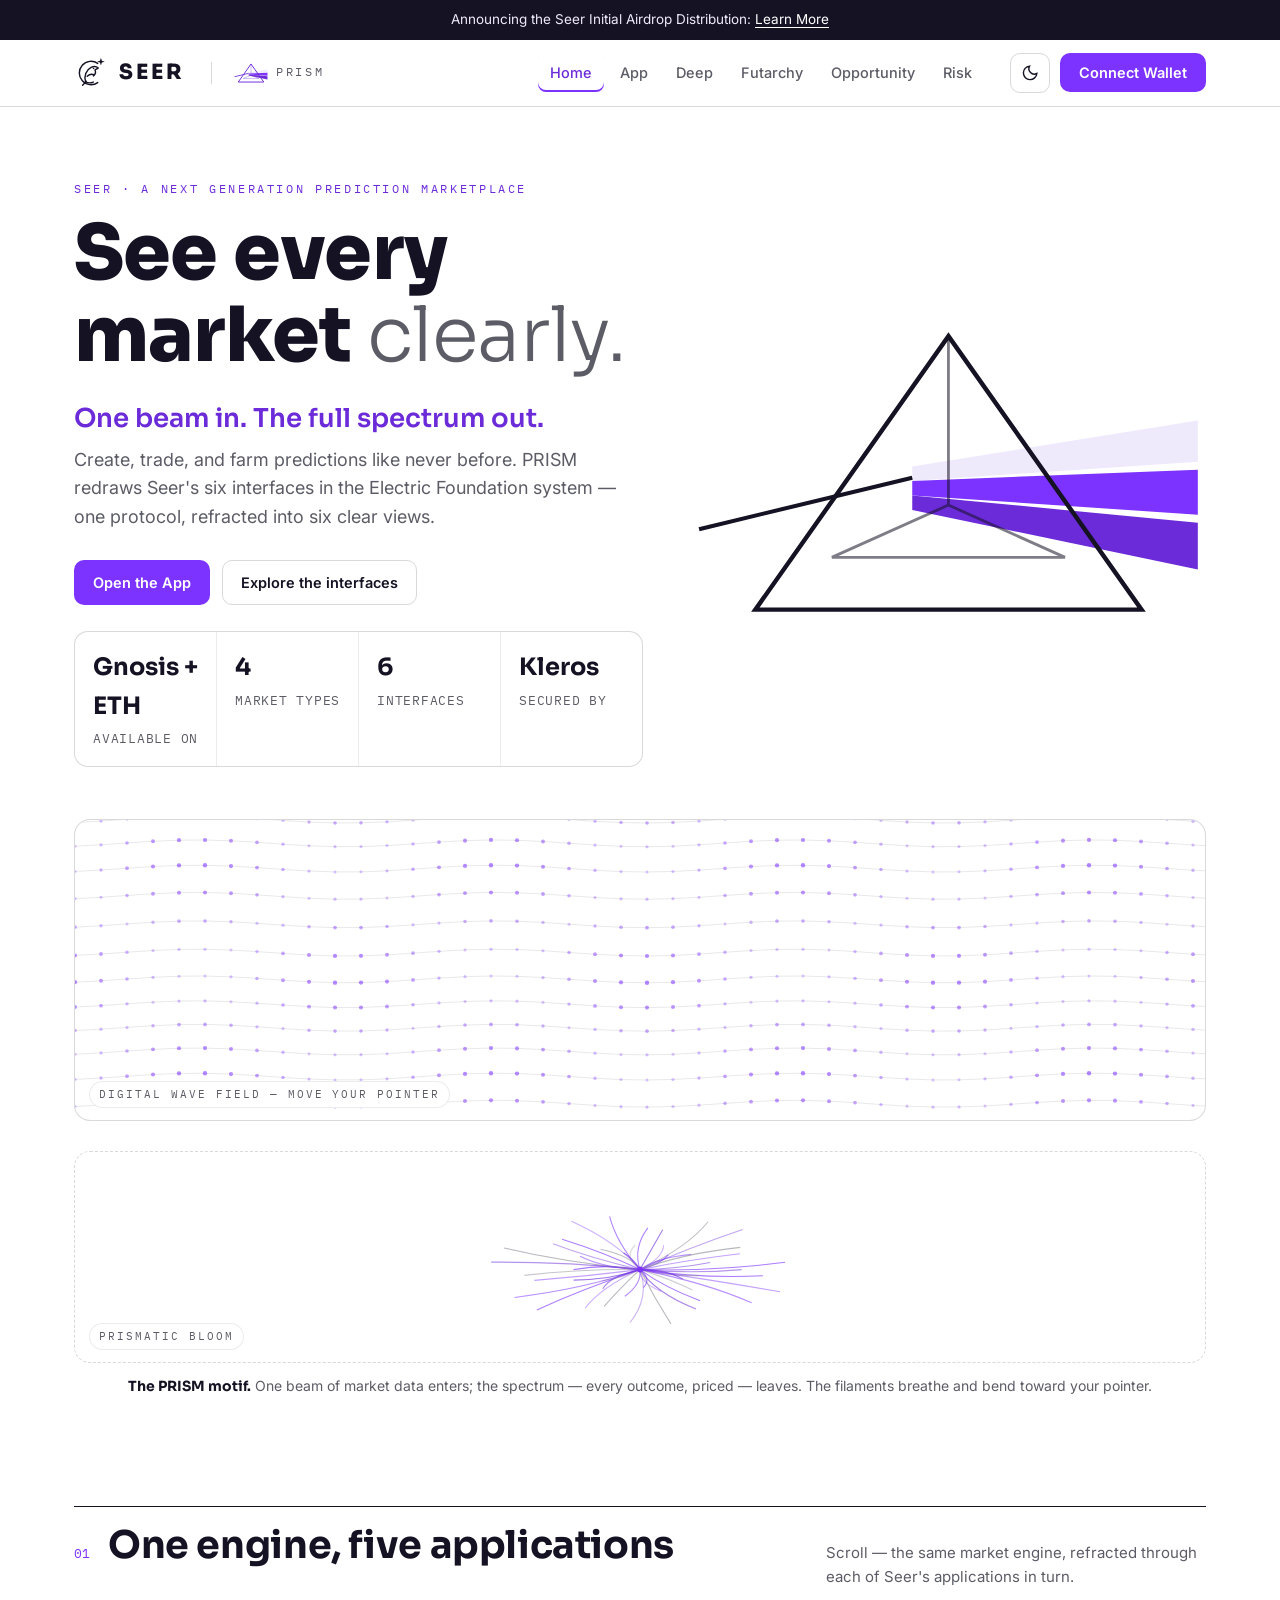
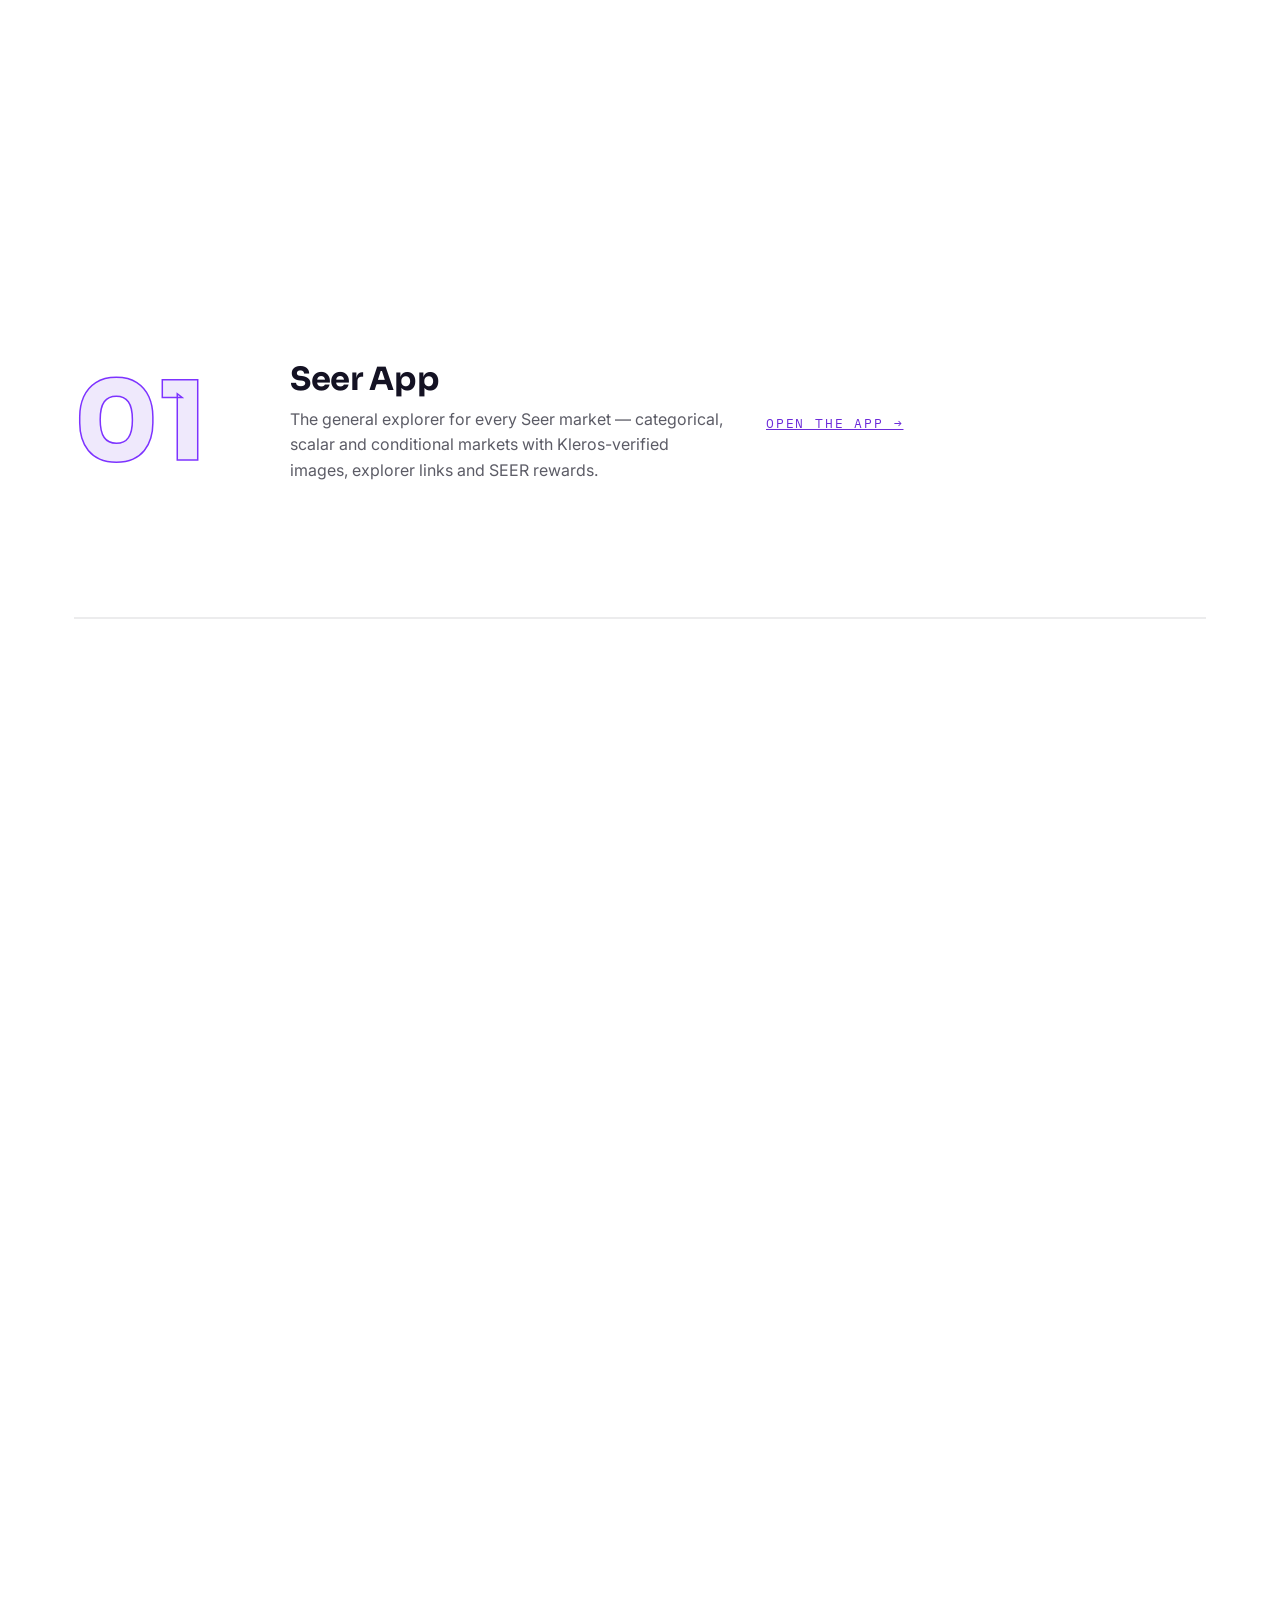
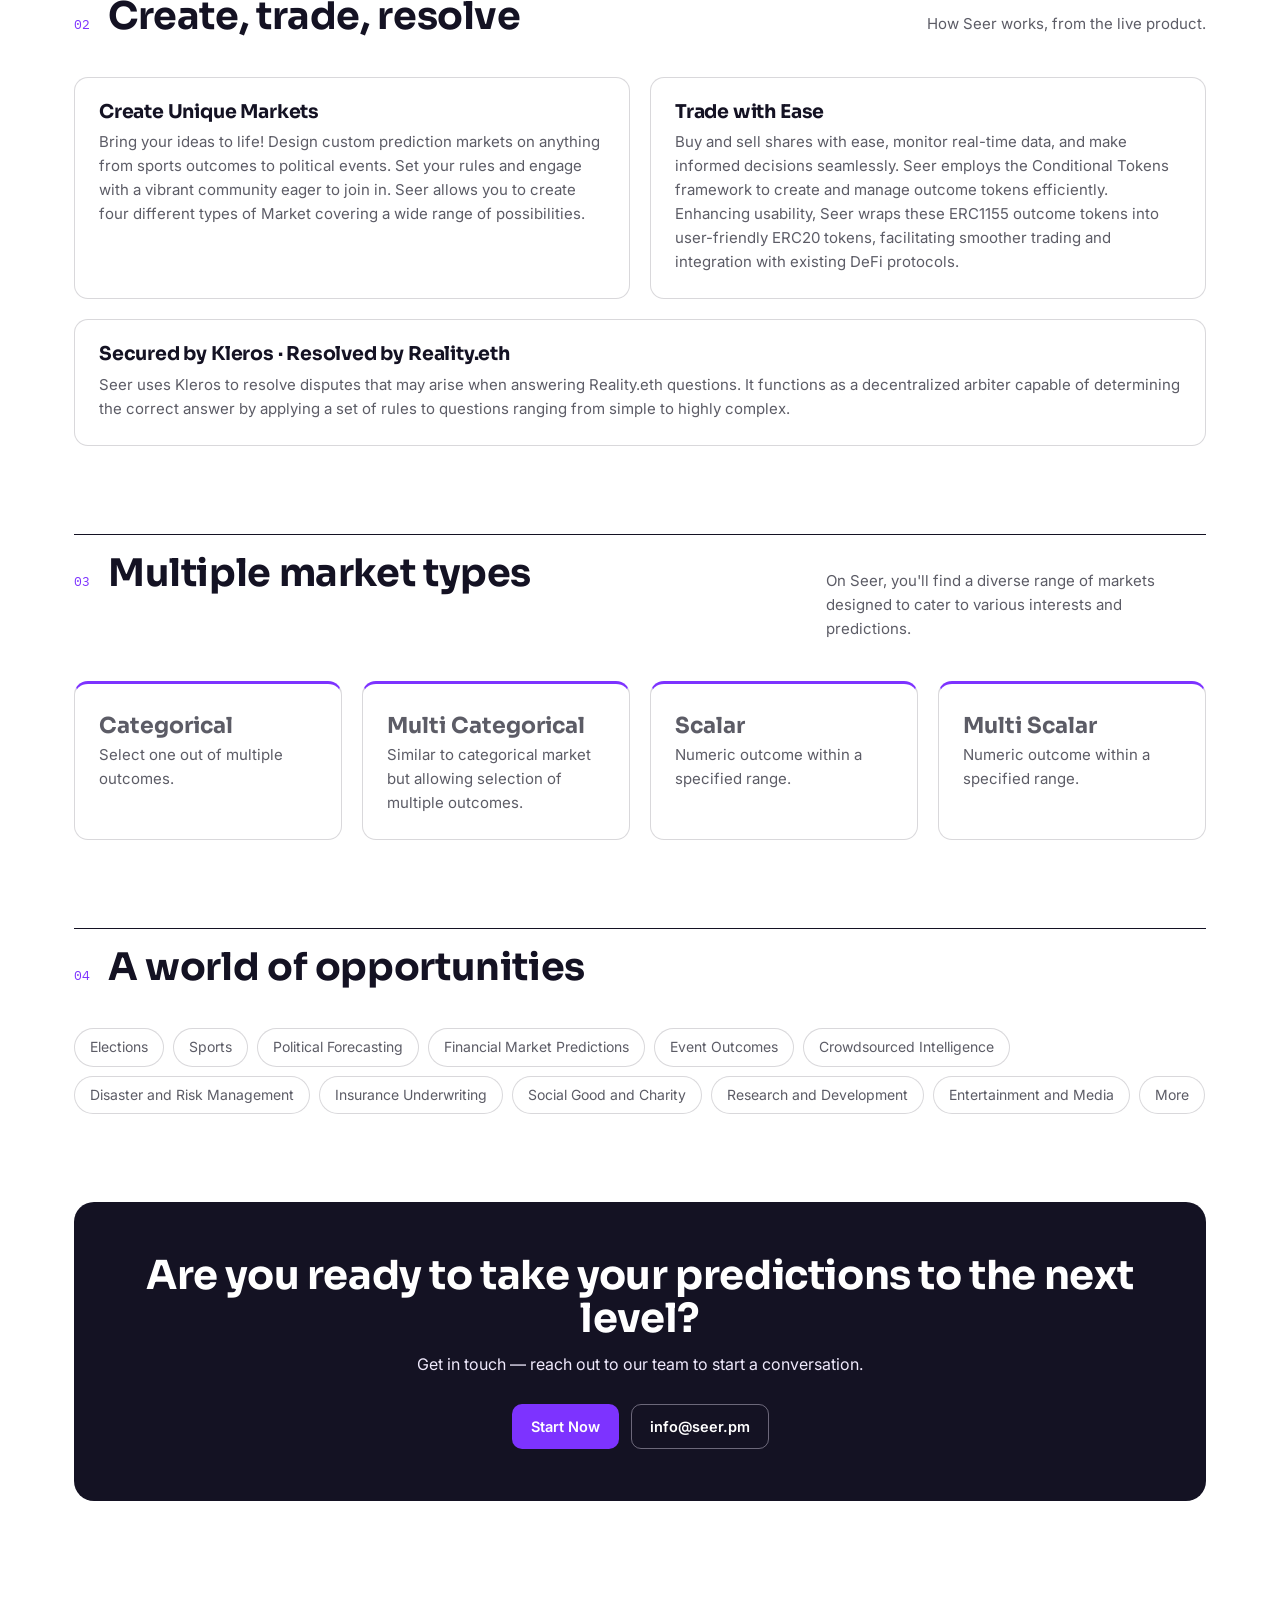
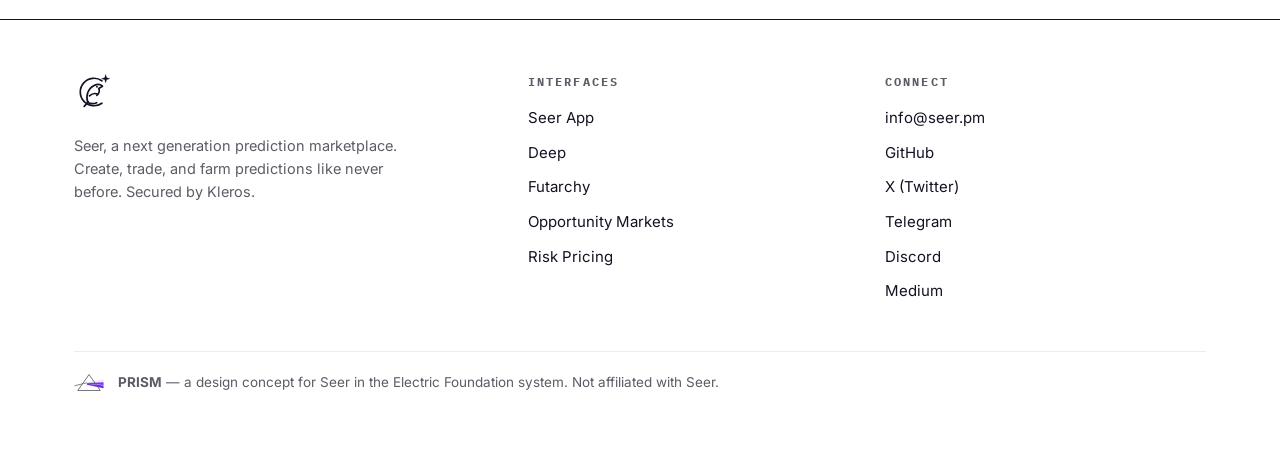
<file: index.html>
<!DOCTYPE html>
<html lang="en" data-theme="light">
<head>
<meta charset="UTF-8">
<meta name="viewport" content="width=device-width, initial-scale=1">
<title>Seer — PRISM · See every market clearly</title>
<meta name="description" content="PRISM — a design concept for Seer's six interfaces in the Electric Foundation system. See every market clearly.">
<script>(function(){var t='light';try{var q=new URLSearchParams(location.search).get('theme');if(q==='dark'||q==='light'){t=q;localStorage.setItem('prism-theme',t);}else{var s=localStorage.getItem('prism-theme');if(s==='dark'||s==='light')t=s;}}catch(e){}document.documentElement.setAttribute('data-theme',t);})();</script>
<link rel="preconnect" href="https://fonts.googleapis.com"><link rel="preconnect" href="https://fonts.gstatic.com" crossorigin>
<link href="https://fonts.googleapis.com/css2?family=Sora:wght@300;600;700;800&family=Inter:wght@400;500;600&family=IBM+Plex+Mono:wght@400;500&display=swap" rel="stylesheet">
<link rel="stylesheet" href="assets/style.css">
</head>
<body>
<div class="strip">Announcing the Seer Initial Airdrop Distribution: <a href="https://medium.com" rel="noopener">Learn More</a></div>
<header class="nav"><div class="navin">
  <a class="brand" href="index.html" aria-label="Seer home">
    <svg class="crow" viewBox="0 0 48 48" fill="none" stroke="currentColor" stroke-width="2" stroke-linecap="round" stroke-linejoin="round" aria-hidden="true"><path d="M33.5 10.5 A16.5 16.5 0 1 0 33.5 37.5"/><path d="M38 2.5 L39.3 6.7 L43.5 8 L39.3 9.3 L38 13.5 L36.7 9.3 L32.5 8 L36.7 6.7 Z" fill="currentColor" stroke="none"/><path d="M16.5 36.5 C13.8 28.5 16.8 19.8 24.2 16.2 C27.6 14.5 31.6 14.8 34.2 17 L29.7 19.7 C31 22.7 30 26 27.4 28.1"/><path d="M18.6 28.6 C21.6 25.9 25.2 25.3 28.2 26.5"/><path d="M16.5 36.5 C19.8 38.2 23.8 38.3 27.2 36.8"/><path d="M17.2 35.8 L12.2 41.2"/><circle cx="27.6" cy="17.6" r="1.15" fill="currentColor" stroke="none"/></svg>
    <span class="wordmark">SEER</span>
  </a>
  <a class="edition" href="index.html" aria-label="PRISM edition home">
    <svg viewBox="0 0 64 40" fill="none" aria-hidden="true"><path d="M27.5 19.2 L63 13.5 L63 18.6 L27.5 21 Z" fill="#EFE9FC"/><path d="M27.5 21 L63 19.6 L63 25.2 L27.5 22.8 Z" fill="#7D33FF"/><path d="M27.5 22.8 L63 26.2 L63 32 L27.5 24.6 Z" fill="#6C2BD9"/><path d="M32 3 L56 37 L8 37 Z" stroke="currentColor" stroke-width="1.8"/><path d="M32 3 L32 24 M32 24 L17.5 30.5 M32 24 L46.5 30.5 M17.5 30.5 L46.5 30.5" stroke="currentColor" stroke-width="1.1" opacity=".55"/><path d="M1 27 L27.5 20.6" stroke="currentColor" stroke-width="1.6"/></svg>
    <span>PRISM</span>
  </a>
  <nav class="navlinks" aria-label="Interfaces">
    <a href="index.html" aria-current="page">Home</a>
    <a href="app/index.html">App</a>
    <a href="deep/index.html">Deep</a>
    <a href="futarchy/index.html">Futarchy</a>
    <a href="opportunity/index.html">Opportunity</a>
    <a href="risk/index.html">Risk</a>
  </nav>
  <div class="navright">
    <button class="iconbtn" id="themeToggle" type="button" aria-pressed="false" aria-label="Switch to dark mode">
      <svg class="ic-moon" viewBox="0 0 24 24" fill="none" stroke="currentColor" stroke-width="1.8" stroke-linecap="round" aria-hidden="true"><path d="M20 13.2 A8.5 8.5 0 1 1 10.8 4 A6.8 6.8 0 0 0 20 13.2 Z"/></svg>
      <svg class="ic-sun" viewBox="0 0 24 24" fill="none" stroke="currentColor" stroke-width="1.8" stroke-linecap="round" aria-hidden="true" style="display:none"><circle cx="12" cy="12" r="4.2"/><path d="M12 2.5 V5 M12 19 V21.5 M2.5 12 H5 M19 12 H21.5 M5 5 L6.8 6.8 M17.2 17.2 L19 19 M19 5 L17.2 6.8 M6.8 17.2 L5 19"/></svg>
    </button>
    <button class="btn btn-primary" type="button" data-wallet>Connect Wallet</button>
    <button class="iconbtn navtoggle" type="button" aria-label="Toggle navigation" aria-expanded="false">
      <svg viewBox="0 0 24 24" fill="none" stroke="currentColor" stroke-width="1.8" stroke-linecap="round" aria-hidden="true"><path d="M4 7 H20 M4 12 H20 M4 17 H20"/></svg>
    </button>
  </div>
</div></header>

<main>
  <!-- HERO -->
  <div class="hero"><div class="wrap">
    <div class="hero-grid">
      <div>
        <p class="kicker">Seer · A next generation prediction marketplace</p>
        <h1>See every market <span class="thin">clearly.</span></h1>
        <p class="sub">One beam in. The full spectrum out.</p>
        <p class="beam">Create, trade, and farm predictions like never before. PRISM redraws Seer's six interfaces in the Electric Foundation system — one protocol, refracted into six clear views.</p>
        <div style="display:flex; gap:12px; flex-wrap:wrap">
          <a class="btn btn-primary" href="app/index.html">Open the App</a>
          <a class="btn btn-ghost" href="#ecosystem">Explore the interfaces</a>
        </div>
        <div class="readouts">
          <div><b>Gnosis + ETH</b><span>Available on</span></div>
          <div><b>4</b><span>Market types</span></div>
          <div><b>6</b><span>Interfaces</span></div>
          <div><b>Kleros</b><span>Secured by</span></div>
        </div>
      </div>
      <div class="hero-art" aria-hidden="true">
        <svg viewBox="0 0 64 40" fill="none"><path d="M27.5 19.2 L63 13.5 L63 18.6 L27.5 21 Z" fill="#EFE9FC"/><path d="M27.5 21 L63 19.6 L63 25.2 L27.5 22.8 Z" fill="#7D33FF"/><path d="M27.5 22.8 L63 26.2 L63 32 L27.5 24.6 Z" fill="#6C2BD9"/><path d="M32 3 L56 37 L8 37 Z" stroke="currentColor" stroke-width=".55"/><path d="M32 3 L32 24 M32 24 L17.5 30.5 M32 24 L46.5 30.5 M17.5 30.5 L46.5 30.5" stroke="currentColor" stroke-width=".35" opacity=".55"/><path d="M1 27 L27.5 20.6" stroke="currentColor" stroke-width=".5"/></svg>
      </div>
    </div>
    <div class="fieldbox" style="margin-top:52px">
      <canvas id="waveField" height="300" aria-label="Interactive wave field — a grid of points that ripples from your pointer" role="img"></canvas>
      <span class="fieldtag">Digital wave field — move your pointer</span>
    </div>
  </div></div>

  <!-- BLOOM -->
  <div class="bloom"><div class="wrap">
    <div class="fieldbox">
      <canvas id="bloomCv" height="210" aria-hidden="true"></canvas>
      <span class="fieldtag">Prismatic Bloom</span>
    </div>
    <p class="bloom-cap"><b>The PRISM motif.</b> One beam of market data enters; the spectrum — every outcome, priced — leaves. The filaments breathe and bend toward your pointer.</p>
  </div></div>

  <!-- ECOSYSTEM SCROLL SEQUENCE -->
  <section id="ecosystem" style="padding-bottom:0">
    <div class="wrap">
      <div class="sec-head"><span class="idx">01</span><h2>One engine, five applications</h2><p>Scroll — the same market engine, refracted through each of Seer's applications in turn.</p></div>
    </div>
    <div class="seq" id="seq"><div class="wrap"><div class="seq-sticky">
      <div class="seq-track">
        <article class="seq-panel">
          <div class="big">01</div>
          <div><h3>Seer App</h3><p>The general explorer for every Seer market — categorical, scalar and conditional markets with Kleros-verified images, explorer links and SEER rewards.</p></div>
          <div class="third"><a class="go" href="app/index.html">Open the App →</a></div>
        </article>
        <article class="seq-panel">
          <div class="big">02</div>
          <div><h3>Deep</h3><p>Deep Funding on Optimism: AI prediction markets over 98 Ethereum repositories, where agents trade the share of original work against dependencies.</p></div>
          <div class="third"><a class="go" href="deep/index.html">Enter Deep →</a></div>
        </article>
        <article class="seq-panel">
          <div class="big">03</div>
          <div><h3>Futarchy</h3><p>Market-based evaluation of governance decisions and milestones — two conditional prices per proposal, and the impact between them is the signal.</p></div>
          <div class="third"><a class="go" href="futarchy/index.html">See Futarchy →</a></div>
        </article>
        <article class="seq-panel">
          <div class="big">04</div>
          <div><h3>Opportunity Markets</h3><p>Any selection process becomes a market: traders set the odds, price becomes a triage tool, and the sponsor makes the final decision.</p></div>
          <div class="third"><a class="go" href="opportunity/index.html">Browse Opportunity →</a></div>
        </article>
        <article class="seq-panel">
          <div class="big">05</div>
          <div><h3>Risk Pricing</h3><p>Market-implied yearly Probability of Default for DeFi protocols — estimates with shared capital, built to be compared across protocols.</p></div>
          <div class="third"><a class="go" href="risk/index.html">Compare risk →</a></div>
        </article>
      </div>
      <div class="seq-progress" aria-hidden="true"><i id="seqBar"></i></div>
    </div></div></div>
    <noscript><style>.seq{height:auto}.seq-sticky{position:static;height:auto;padding:30px 0;overflow:visible}.seq-track{height:auto}.seq-panel{position:relative;opacity:1;transform:none;margin-bottom:30px;pointer-events:auto}.seq-progress{display:none}</style></noscript>
  </section>

  <!-- FEATURES -->
  <section>
    <div class="wrap">
      <div class="sec-head"><span class="idx">02</span><h2>Create, trade, resolve</h2><p>How Seer works, from the live product.</p></div>
      <div class="grid2">
        <article class="card">
          <h3>Create Unique Markets</h3>
          <p>Bring your ideas to life! Design custom prediction markets on anything from sports outcomes to political events. Set your rules and engage with a vibrant community eager to join in. Seer allows you to create four different types of Market covering a wide range of possibilities.</p>
        </article>
        <article class="card">
          <h3>Trade with Ease</h3>
          <p>Buy and sell shares with ease, monitor real-time data, and make informed decisions seamlessly. Seer employs the Conditional Tokens framework to create and manage outcome tokens efficiently. Enhancing usability, Seer wraps these ERC1155 outcome tokens into user-friendly ERC20 tokens, facilitating smoother trading and integration with existing DeFi protocols.</p>
        </article>
      </div>
      <div class="card" style="margin-top:20px">
        <h3>Secured by Kleros · Resolved by Reality.eth</h3>
        <p>Seer uses Kleros to resolve disputes that may arise when answering Reality.eth questions. It functions as a decentralized arbiter capable of determining the correct answer by applying a set of rules to questions ranging from simple to highly complex.</p>
      </div>
    </div>
  </section>

  <!-- MARKET TYPES -->
  <section style="padding-top:0">
    <div class="wrap">
      <div class="sec-head"><span class="idx">03</span><h2>Multiple market types</h2><p>On Seer, you'll find a diverse range of markets designed to cater to various interests and predictions.</p></div>
      <div class="grid3" style="grid-template-columns:repeat(4,1fr)" id="typesGrid">
        <article class="card typecard"><p class="t">Categorical</p><p>Select one out of multiple outcomes.</p></article>
        <article class="card typecard"><p class="t">Multi Categorical</p><p>Similar to categorical market but allowing selection of multiple outcomes.</p></article>
        <article class="card typecard"><p class="t">Scalar</p><p>Numeric outcome within a specified range.</p></article>
        <article class="card typecard"><p class="t">Multi Scalar</p><p>Numeric outcome within a specified range.</p></article>
      </div>
    </div>
  </section>

  <!-- USE CASES -->
  <section style="padding-top:0">
    <div class="wrap">
      <div class="sec-head"><span class="idx">04</span><h2>A world of opportunities</h2></div>
      <div class="chips">
        <span class="chip">Elections</span><span class="chip">Sports</span><span class="chip">Political Forecasting</span><span class="chip">Financial Market Predictions</span><span class="chip">Event Outcomes</span><span class="chip">Crowdsourced Intelligence</span><span class="chip">Disaster and Risk Management</span><span class="chip">Insurance Underwriting</span><span class="chip">Social Good and Charity</span><span class="chip">Research and Development</span><span class="chip">Entertainment and Media</span><span class="chip">More</span>
      </div>
    </div>
  </section>

  <!-- CTA -->
  <section style="padding-top:0">
    <div class="wrap">
      <div class="ctaband">
        <h2>Are you ready to take your predictions to the next level?</h2>
        <p>Get in touch — reach out to our team to start a conversation.</p>
        <div style="display:flex; gap:12px; justify-content:center; flex-wrap:wrap">
          <a class="btn btn-primary" href="app/index.html">Start Now</a>
          <a class="btn btn-ghost" href="mailto:info@seer.pm">info@seer.pm</a>
        </div>
      </div>
    </div>
  </section>
</main>

<footer><div class="wrap">
  <div class="foot-grid">
    <div>
      <svg class="crow" viewBox="0 0 48 48" fill="none" stroke="currentColor" stroke-width="2" stroke-linecap="round" stroke-linejoin="round" aria-hidden="true"><path d="M33.5 10.5 A16.5 16.5 0 1 0 33.5 37.5"/><path d="M38 2.5 L39.3 6.7 L43.5 8 L39.3 9.3 L38 13.5 L36.7 9.3 L32.5 8 L36.7 6.7 Z" fill="currentColor" stroke="none"/><path d="M16.5 36.5 C13.8 28.5 16.8 19.8 24.2 16.2 C27.6 14.5 31.6 14.8 34.2 17 L29.7 19.7 C31 22.7 30 26 27.4 28.1"/><path d="M18.6 28.6 C21.6 25.9 25.2 25.3 28.2 26.5"/><path d="M16.5 36.5 C19.8 38.2 23.8 38.3 27.2 36.8"/><path d="M17.2 35.8 L12.2 41.2"/><circle cx="27.6" cy="17.6" r="1.15" fill="currentColor" stroke="none"/></svg>
      <p style="color:var(--ink2); font-size:14.5px; max-width:340px; margin:14px 0 0">Seer, a next generation prediction marketplace. Create, trade, and farm predictions like never before. Secured by Kleros.</p>
    </div>
    <div>
      <h4>Interfaces</h4>
      <ul>
        <li><a href="app/index.html">Seer App</a></li>
        <li><a href="deep/index.html">Deep</a></li>
        <li><a href="futarchy/index.html">Futarchy</a></li>
        <li><a href="opportunity/index.html">Opportunity Markets</a></li>
        <li><a href="risk/index.html">Risk Pricing</a></li>
      </ul>
    </div>
    <div>
      <h4>Connect</h4>
      <ul>
        <li><a href="mailto:info@seer.pm">info@seer.pm</a></li>
        <li><a href="https://github.com/seer-pm" rel="noopener">GitHub</a></li>
        <li><a href="https://x.com/seer_pm" rel="noopener">X (Twitter)</a></li>
        <li><a href="https://t.me/seer_pm" rel="noopener">Telegram</a></li>
        <li><a href="https://discord.gg/seer" rel="noopener">Discord</a></li>
        <li><a href="https://medium.com" rel="noopener">Medium</a></li>
      </ul>
    </div>
  </div>
  <div class="foot-note">
    <svg viewBox="0 0 64 40" fill="none" aria-hidden="true"><path d="M27.5 19.2 L63 13.5 L63 18.6 L27.5 21 Z" fill="#EFE9FC"/><path d="M27.5 21 L63 19.6 L63 25.2 L27.5 22.8 Z" fill="#7D33FF"/><path d="M27.5 22.8 L63 26.2 L63 32 L27.5 24.6 Z" fill="#6C2BD9"/><path d="M32 3 L56 37 L8 37 Z" stroke="currentColor" stroke-width="1.8"/><path d="M1 27 L27.5 20.6" stroke="currentColor" stroke-width="1.6"/></svg>
    <span><strong>PRISM</strong> — a design concept for Seer in the Electric Foundation system. Not affiliated with Seer.</span>
  </div>
</div></footer>

<script src="assets/app.js"></script>
<script>
(function(){
'use strict';
var RM = window.PRISM_RM;
/* ---------- Digital Wave Field hero ---------- */
var cv = document.getElementById('waveField');
if(cv){
  var px=-9999, py=-9999, ripples=[];
  function drawWave(t){
    var f = window.fitCanvas(cv, 300), c=f.ctx, w=f.w, h=f.h;
    c.clearRect(0,0,w,h);
    var gap=26, cols=Math.ceil(w/gap)+1, rows=Math.ceil(h/gap)+1;
    var dark = window.prismTheme()==='dark';
    function off(x,y){
      var d = Math.sin(x*0.021 + t*0.9)*3.4 + Math.cos(y*0.03 + t*0.7)*3.4;
      for(var i=0;i<ripples.length;i++){
        var r=ripples[i], age=t-r.t0; if(age>2.2) continue;
        var dx=x-r.x, dy=y-r.y, dist=Math.sqrt(dx*dx+dy*dy);
        d += 16*Math.exp(-dist/110)*Math.sin(dist*0.075 - age*7)*Math.exp(-age*1.5);
      }
      var pdx=x-px, pdy=y-py, pd=Math.sqrt(pdx*pdx+pdy*pdy);
      d += 10*Math.exp(-pd/130)*Math.sin(pd*0.06 - t*3);
      return d;
    }
    c.lineWidth=1;
    for(var j=0;j<rows;j++){
      c.beginPath();
      for(var i=0;i<cols;i++){
        var x=i*gap, y=j*gap + off(x,j*gap);
        if(i===0) c.moveTo(x,y); else c.lineTo(x,y);
      }
      c.strokeStyle = dark ? 'rgba(239,233,252,0.10)' : 'rgba(20,18,35,0.09)';
      c.stroke();
    }
    for(var j2=0;j2<rows;j2++) for(var i2=0;i2<cols;i2++){
      var x2=i2*gap, yb=j2*gap, o=off(x2,yb);
      var glow=Math.min(1, Math.abs(o)/13);
      c.beginPath(); c.arc(x2, yb+o, 1.5+glow*1.3, 0, 7);
      c.fillStyle = 'rgba(125,51,255,'+(0.28+glow*0.6)+')'; c.fill();
    }
  }
  cv.addEventListener('pointermove', function(e){
    var r=cv.getBoundingClientRect(); px=e.clientX-r.left; py=e.clientY-r.top;
  });
  cv.addEventListener('pointerdown', function(e){
    var r=cv.getBoundingClientRect();
    ripples.push({x:e.clientX-r.left, y:e.clientY-r.top, t0: performance.now()/1000});
    if(ripples.length>5) ripples.shift();
  });
  cv.addEventListener('pointerleave', function(){ px=py=-9999; });
  window.animate(cv, drawWave);
  window.onTheme(function(){ if(RM) drawWave(0); });
  if(!RM){ /* re-fit on resize happens inside animate's draw */ }
}
/* ---------- Prismatic Bloom ---------- */
var bcv = document.getElementById('bloomCv');
if(bcv){
  var bx=-9999, by=-9999;
  bcv.addEventListener('pointermove', function(e){ var r=bcv.getBoundingClientRect(); bx=e.clientX-r.left; by=e.clientY-r.top; });
  bcv.addEventListener('pointerleave', function(){ bx=by=-9999; });
  var colsLight=['#6C2BD9','#7D33FF','#8E8E99','#7D33FF'];
  var colsDark=['#EFE9FC','#7D33FF','#6C2BD9','#EFE9FC'];
  function drawBloom(t){
    var f=window.fitCanvas(bcv,210), c=f.ctx, w=f.w, h=f.h;
    c.clearRect(0,0,w,h);
    var cx=w*0.5, cy=h*0.56, dark=window.prismTheme()==='dark';
    var cols = dark?colsDark:colsLight;
    var breathe = 1 + Math.sin(t*0.55)*0.045;
    c.lineWidth=1.1;
    for(var i=0;i<46;i++){
      var a = (i/46)*Math.PI*2;
      var len = (58 + 30*Math.sin(i*2.7)) * breathe;
      var ex = cx + Math.cos(a)*len*1.7, ey = cy + Math.sin(a)*len*0.62;
      var bend = Math.sin(t*0.6 + i*0.85)*15;
      var qx = cx + Math.cos(a)*len*0.85 + Math.cos(a+Math.PI/2)*bend;
      var qy = cy + Math.sin(a)*len*0.32 + Math.sin(a+Math.PI/2)*bend*0.4;
      if(bx>-100){ var dx=bx-qx, dy=by-qy, d=Math.sqrt(dx*dx+dy*dy); var pull=Math.exp(-d/190)*26; qx+=dx/(d+1)*pull; qy+=dy/(d+1)*pull; }
      c.beginPath(); c.moveTo(cx,cy); c.quadraticCurveTo(qx,qy,ex,ey);
      c.strokeStyle = cols[i%4]; c.globalAlpha = 0.34 + 0.3*Math.abs(Math.sin(t*0.4+i));
      c.stroke();
    }
    c.globalAlpha=1;
    c.beginPath(); c.arc(cx,cy,3,0,7); c.fillStyle='#7D33FF'; c.fill();
  }
  window.animate(bcv, drawBloom);
  window.onTheme(function(){ if(RM) drawBloom(0); });
}
/* ---------- Scroll-scrubbed ecosystem sequence (desktop only) ----------
   Progress is measured over the sticky element's real travel distance:
   travel = seq height − sticky height, starting when the seq top reaches
   the sticky's top offset. Panels fade in a window that never overlaps the
   neighbouring panel (full opacity within |d|<=0.2, zero at |d|>=0.5), so
   exactly one panel is readable at a time. On small screens (<=860px) and
   under reduced motion the sequence is a static stacked list instead. */
var seq=document.getElementById('seq');
if(seq){
  var panels=seq.querySelectorAll('.seq-panel'), bar=document.getElementById('seqBar');
  var stickyEl=seq.querySelector('.seq-sticky');
  var smallMQ = window.matchMedia('(max-width: 860px)');
  var topOff = 66;
  function measure(){ var t=parseFloat(window.getComputedStyle(stickyEl).top); if(!isNaN(t)) topOff=t; }
  function isStatic(){ return RM || smallMQ.matches; }
  function clearPanels(){
    panels.forEach(function(pn){
      pn.style.opacity=''; pn.style.transform=''; pn.style.visibility='';
      pn.classList.add('on');
    });
    if(bar) bar.style.width='';
  }
  var ticking=false;
  function update(){
    ticking=false;
    if(isStatic()) return;
    var travel = Math.max(1, seq.offsetHeight - stickyEl.offsetHeight);
    var r = seq.getBoundingClientRect();
    var p = Math.min(1, Math.max(0, (topOff - r.top) / travel));
    var pos = p*(panels.length-1);
    panels.forEach(function(pn,i){
      var d = Math.abs(i-pos);
      var op = Math.max(0, Math.min(1, (0.5 - d)/0.3));
      pn.style.opacity = String(op);
      pn.style.transform = 'translateY('+((i-pos)*24)+'px)';
      pn.style.visibility = op>0 ? 'visible' : 'hidden';
      pn.classList.toggle('on', d<0.5);
    });
    if(bar) bar.style.width = (p*100)+'%';
  }
  function applyMode(){
    measure();
    if(isStatic()){ seq.classList.add('static'); clearPanels(); }
    else{ seq.classList.remove('static'); update(); }
  }
  window.addEventListener('scroll', function(){ if(!ticking){ ticking=true; requestAnimationFrame(update); } }, {passive:true});
  window.addEventListener('resize', applyMode);
  if(smallMQ.addEventListener) smallMQ.addEventListener('change', applyMode);
  else if(smallMQ.addListener) smallMQ.addListener(applyMode);
  applyMode();
}
})();
</script>
</body>
</html>
</file>
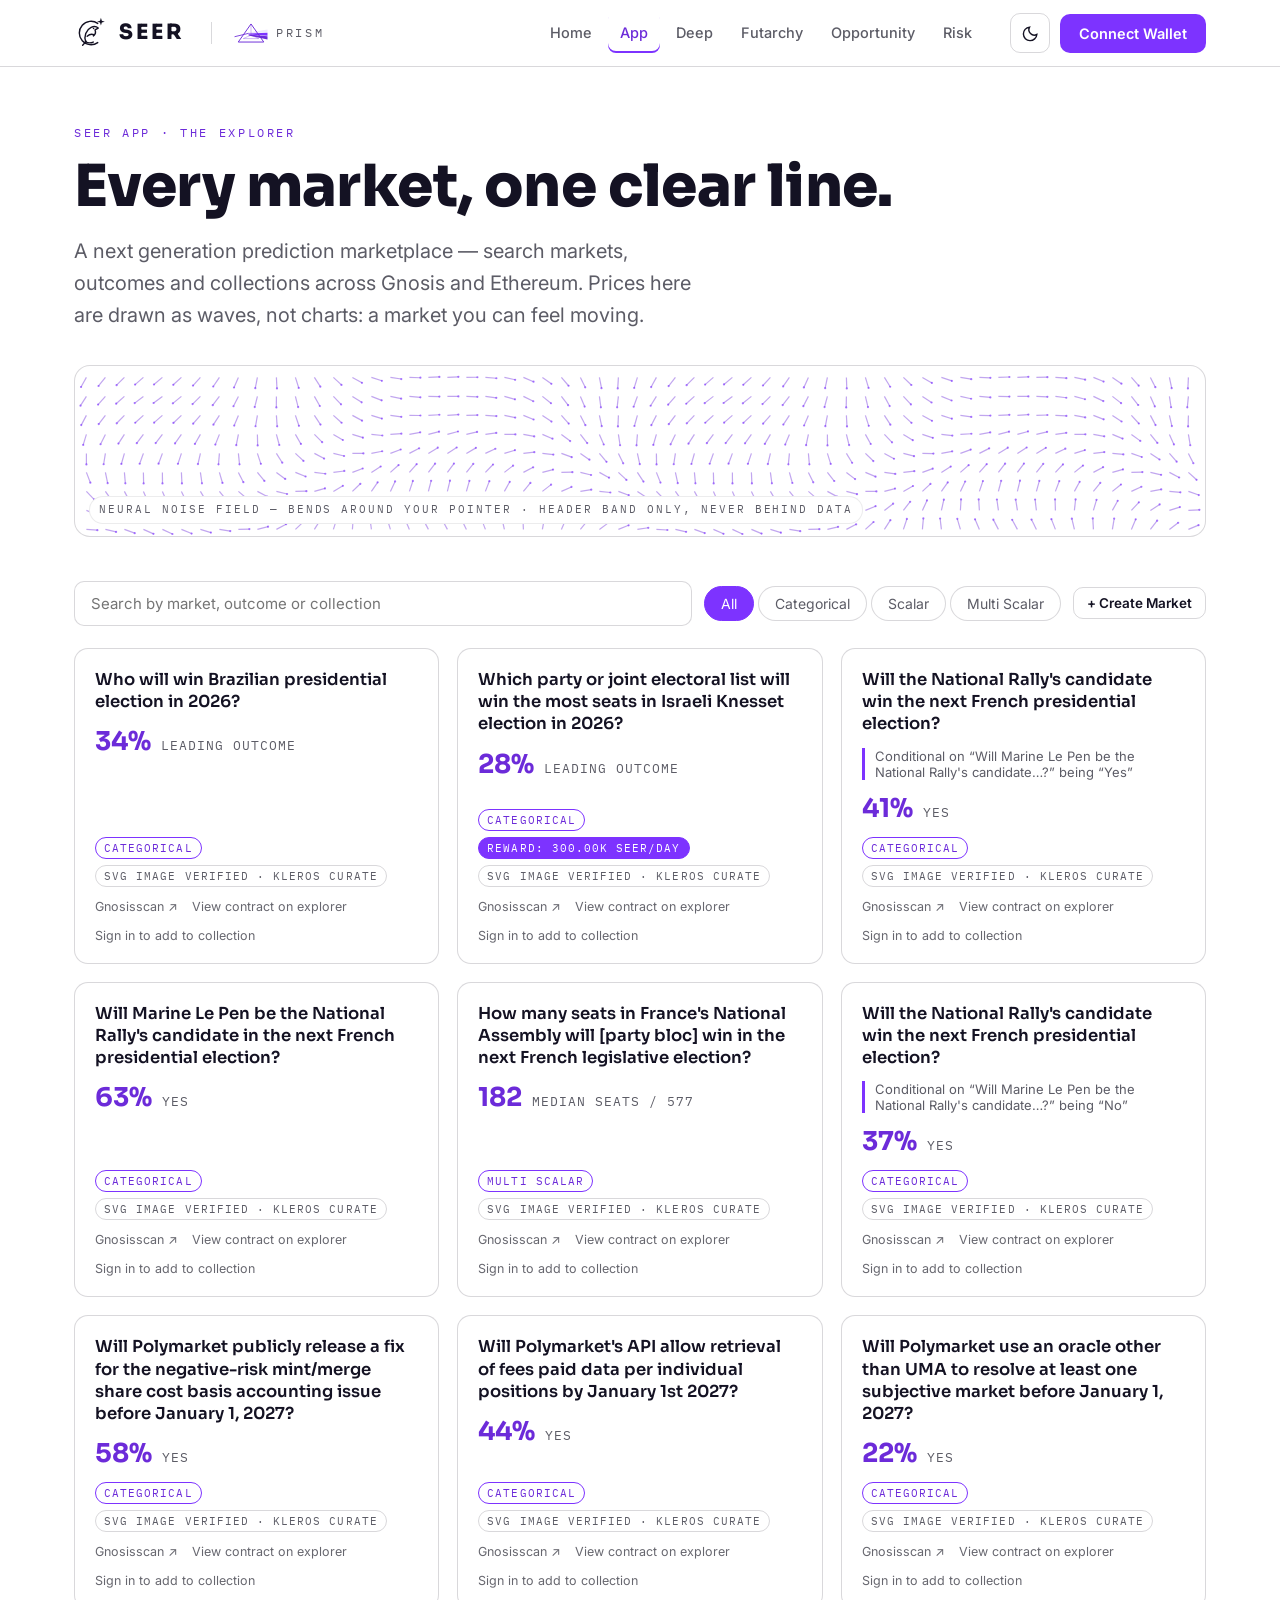
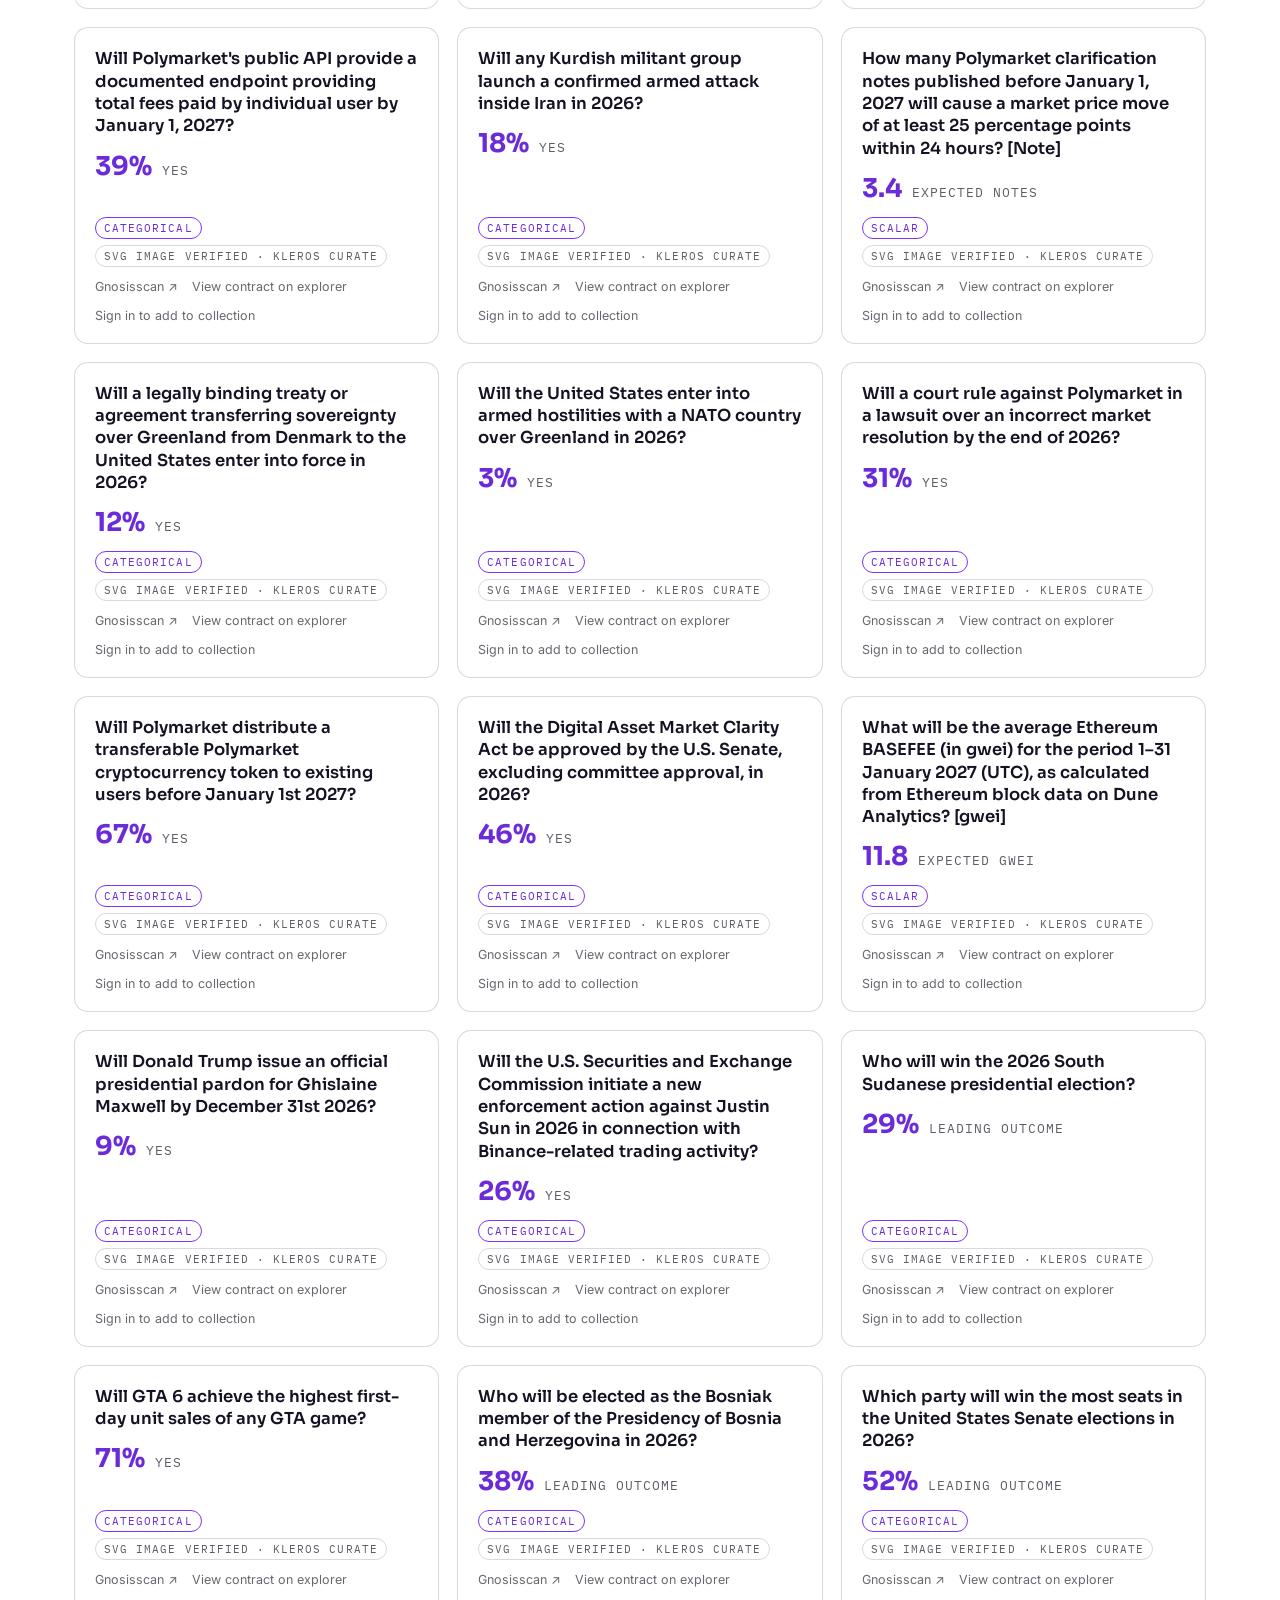
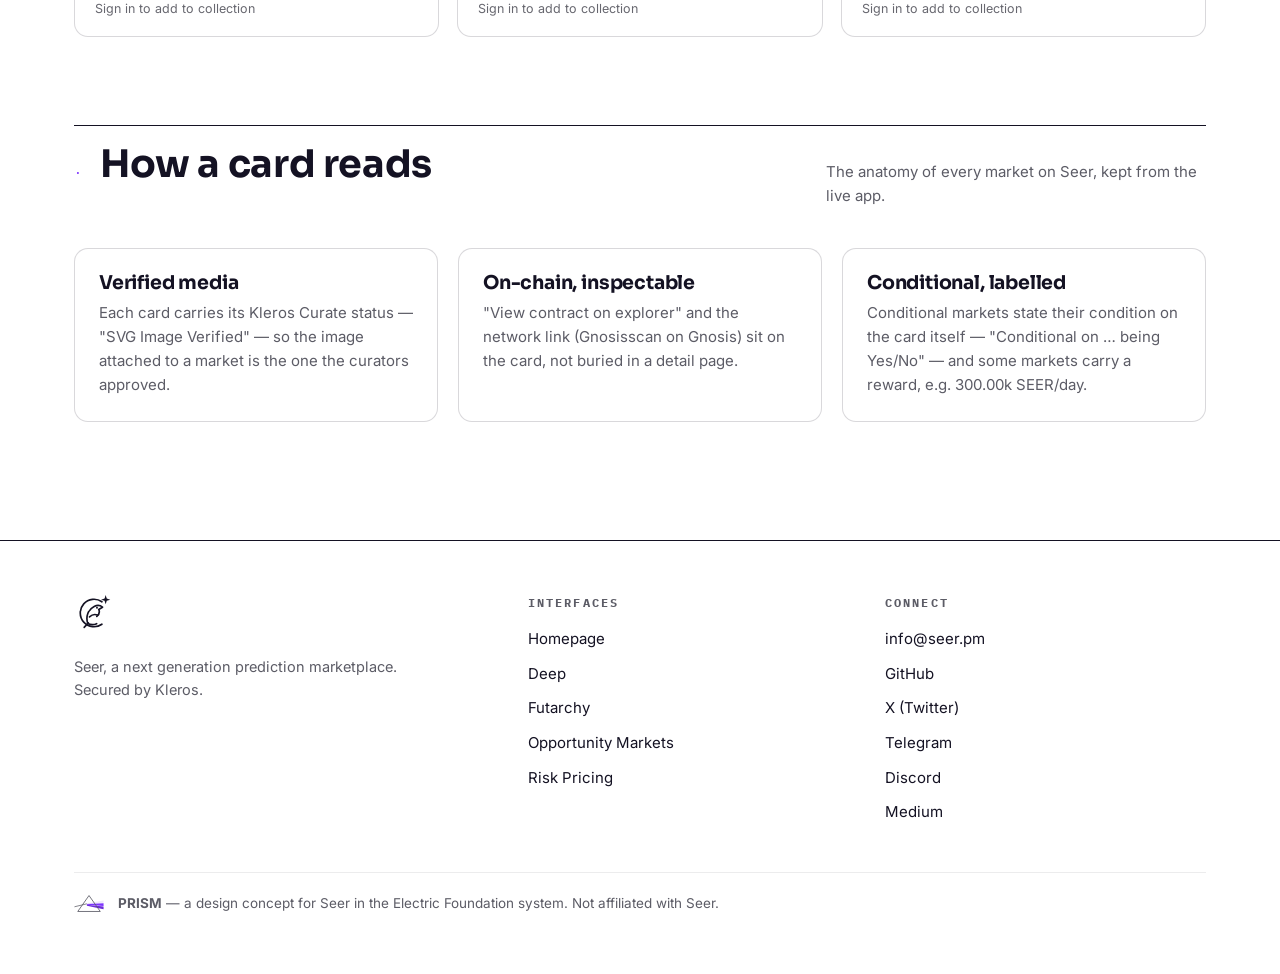
<file: app/index.html>
<!DOCTYPE html>
<html lang="en" data-theme="light">
<head>
<meta charset="UTF-8">
<meta name="viewport" content="width=device-width, initial-scale=1">
<title>Seer App — PRISM</title>
<meta name="description" content="PRISM concept: the Seer App explorer — every market, drawn as lines.">
<script>(function(){var t='light';try{var q=new URLSearchParams(location.search).get('theme');if(q==='dark'||q==='light'){t=q;localStorage.setItem('prism-theme',t);}else{var s=localStorage.getItem('prism-theme');if(s==='dark'||s==='light')t=s;}}catch(e){}document.documentElement.setAttribute('data-theme',t);})();</script>
<link rel="preconnect" href="https://fonts.googleapis.com"><link rel="preconnect" href="https://fonts.gstatic.com" crossorigin>
<link href="https://fonts.googleapis.com/css2?family=Sora:wght@300;600;700;800&family=Inter:wght@400;500;600&family=IBM+Plex+Mono:wght@400;500&display=swap" rel="stylesheet">
<link rel="stylesheet" href="../assets/style.css">
</head>
<body>
<header class="nav"><div class="navin">
  <a class="brand" href="../index.html" aria-label="Seer home">
    <svg class="crow" viewBox="0 0 48 48" fill="none" stroke="currentColor" stroke-width="2" stroke-linecap="round" stroke-linejoin="round" aria-hidden="true"><path d="M33.5 10.5 A16.5 16.5 0 1 0 33.5 37.5"/><path d="M38 2.5 L39.3 6.7 L43.5 8 L39.3 9.3 L38 13.5 L36.7 9.3 L32.5 8 L36.7 6.7 Z" fill="currentColor" stroke="none"/><path d="M16.5 36.5 C13.8 28.5 16.8 19.8 24.2 16.2 C27.6 14.5 31.6 14.8 34.2 17 L29.7 19.7 C31 22.7 30 26 27.4 28.1"/><path d="M18.6 28.6 C21.6 25.9 25.2 25.3 28.2 26.5"/><path d="M16.5 36.5 C19.8 38.2 23.8 38.3 27.2 36.8"/><path d="M17.2 35.8 L12.2 41.2"/><circle cx="27.6" cy="17.6" r="1.15" fill="currentColor" stroke="none"/></svg>
    <span class="wordmark">SEER</span>
  </a>
  <a class="edition" href="../index.html" aria-label="PRISM edition home">
    <svg viewBox="0 0 64 40" fill="none" aria-hidden="true"><path d="M27.5 19.2 L63 13.5 L63 18.6 L27.5 21 Z" fill="#EFE9FC"/><path d="M27.5 21 L63 19.6 L63 25.2 L27.5 22.8 Z" fill="#7D33FF"/><path d="M27.5 22.8 L63 26.2 L63 32 L27.5 24.6 Z" fill="#6C2BD9"/><path d="M32 3 L56 37 L8 37 Z" stroke="currentColor" stroke-width="1.8"/><path d="M32 3 L32 24 M32 24 L17.5 30.5 M32 24 L46.5 30.5 M17.5 30.5 L46.5 30.5" stroke="currentColor" stroke-width="1.1" opacity=".55"/><path d="M1 27 L27.5 20.6" stroke="currentColor" stroke-width="1.6"/></svg>
    <span>PRISM</span>
  </a>
  <nav class="navlinks" aria-label="Interfaces">
    <a href="../index.html">Home</a>
    <a href="index.html" aria-current="page">App</a>
    <a href="../deep/index.html">Deep</a>
    <a href="../futarchy/index.html">Futarchy</a>
    <a href="../opportunity/index.html">Opportunity</a>
    <a href="../risk/index.html">Risk</a>
  </nav>
  <div class="navright">
    <button class="iconbtn" id="themeToggle" type="button" aria-pressed="false" aria-label="Switch to dark mode">
      <svg class="ic-moon" viewBox="0 0 24 24" fill="none" stroke="currentColor" stroke-width="1.8" stroke-linecap="round" aria-hidden="true"><path d="M20 13.2 A8.5 8.5 0 1 1 10.8 4 A6.8 6.8 0 0 0 20 13.2 Z"/></svg>
      <svg class="ic-sun" viewBox="0 0 24 24" fill="none" stroke="currentColor" stroke-width="1.8" stroke-linecap="round" aria-hidden="true" style="display:none"><circle cx="12" cy="12" r="4.2"/><path d="M12 2.5 V5 M12 19 V21.5 M2.5 12 H5 M19 12 H21.5 M5 5 L6.8 6.8 M17.2 17.2 L19 19 M19 5 L17.2 6.8 M6.8 17.2 L5 19"/></svg>
    </button>
    <button class="btn btn-primary" type="button" data-wallet>Connect Wallet</button>
    <button class="iconbtn navtoggle" type="button" aria-label="Toggle navigation" aria-expanded="false">
      <svg viewBox="0 0 24 24" fill="none" stroke="currentColor" stroke-width="1.8" stroke-linecap="round" aria-hidden="true"><path d="M4 7 H20 M4 12 H20 M4 17 H20"/></svg>
    </button>
  </div>
</div></header>

<main><div class="wrap">
  <div class="pagehead">
    <p class="kicker">Seer App · The explorer</p>
    <h1>Every market, one clear line.</h1>
    <p class="lede">A next generation prediction marketplace — search markets, outcomes and collections across Gnosis and Ethereum. Prices here are drawn as waves, not charts: a market you can feel moving.</p>
    <div class="band">
      <canvas id="noiseBand" height="170" aria-hidden="true"></canvas>
      <span class="fieldtag">Neural noise field — bends around your pointer · header band only, never behind data</span>
    </div>
  </div>

  <div class="toolbar" role="search">
    <input type="search" id="q" placeholder="Search by market, outcome or collection" aria-label="Search markets">
    <div role="group" aria-label="Filter by market type" id="typeFilters">
      <button class="fbtn" type="button" data-type="All" aria-pressed="true">All</button>
      <button class="fbtn" type="button" data-type="Categorical" aria-pressed="false">Categorical</button>
      <button class="fbtn" type="button" data-type="Scalar" aria-pressed="false">Scalar</button>
      <button class="fbtn" type="button" data-type="Multi Scalar" aria-pressed="false">Multi Scalar</button>
    </div>
    <button class="btn btn-ghost btn-sm" type="button" id="createBtn">+ Create Market</button>
  </div>

  <div class="mgrid" id="mgrid" aria-live="polite"></div>
  <p id="noresults" style="display:none; color:var(--ink2); margin-top:20px">No markets match that search.</p>

  <div class="detail" id="detail" aria-live="polite">
    <div class="wavebox">
      <p class="kicker" style="margin-bottom:8px">Live price — as a wave</p>
      <h3 id="dTitle">Market</h3>
      <p style="color:var(--ink2); margin:0 0 8px; font-size:14px" id="dMeta"></p>
      <canvas id="siriCv" height="190" aria-label="Animated layered wave lines showing the market price moving" role="img"></canvas>
      <p style="color:var(--ink2); font-size:13px; margin:10px 0 0">Siri Wave — layered lines carry the price. No area chart, no candles; the wave <em>is</em> the quote.</p>
    </div>
    <form class="slip" id="slip">
      <h4>Bet slip</h4>
      <div class="row"><span>Leading outcome</span><b id="sOut">—</b></div>
      <div class="row"><span>Price</span><b id="sPrice">—</b></div>
      <label for="amt">Amount (USDS)</label>
      <input type="number" id="amt" value="100" min="0" step="1">
      <div class="chiprow" role="group" aria-label="Quick amounts">
        <button type="button" data-add="1">+$1</button>
        <button type="button" data-add="5">+$5</button>
        <button type="button" data-add="20">+$20</button>
        <button type="button" data-add="100">+$100</button>
      </div>
      <div class="row"><span>Est. shares</span><b id="sShares">—</b></div>
      <div class="row"><span>Potential return</span><b id="sRet">—</b></div>
      <button class="btn btn-primary" type="submit">Confirm</button>
      <p style="font-size:12.5px; color:var(--ink2); margin:12px 0 0">Settled in outcome tokens (ERC1155 wrapped to ERC20), resolved by Reality.eth, disputes by Kleros.</p>
    </form>
  </div>

  <section>
    <div class="sec-head"><span class="idx">·</span><h2>How a card reads</h2><p>The anatomy of every market on Seer, kept from the live app.</p></div>
    <div class="grid3">
      <article class="card"><h3>Verified media</h3><p>Each card carries its Kleros Curate status — "SVG Image Verified" — so the image attached to a market is the one the curators approved.</p></article>
      <article class="card"><h3>On-chain, inspectable</h3><p>"View contract on explorer" and the network link (Gnosisscan on Gnosis) sit on the card, not buried in a detail page.</p></article>
      <article class="card"><h3>Conditional, labelled</h3><p>Conditional markets state their condition on the card itself — "Conditional on … being Yes/No" — and some markets carry a reward, e.g. 300.00k SEER/day.</p></article>
    </div>
  </section>
</div></main>

<footer><div class="wrap">
  <div class="foot-grid">
    <div>
      <svg class="crow" viewBox="0 0 48 48" fill="none" stroke="currentColor" stroke-width="2" stroke-linecap="round" stroke-linejoin="round" aria-hidden="true"><path d="M33.5 10.5 A16.5 16.5 0 1 0 33.5 37.5"/><path d="M38 2.5 L39.3 6.7 L43.5 8 L39.3 9.3 L38 13.5 L36.7 9.3 L32.5 8 L36.7 6.7 Z" fill="currentColor" stroke="none"/><path d="M16.5 36.5 C13.8 28.5 16.8 19.8 24.2 16.2 C27.6 14.5 31.6 14.8 34.2 17 L29.7 19.7 C31 22.7 30 26 27.4 28.1"/><path d="M18.6 28.6 C21.6 25.9 25.2 25.3 28.2 26.5"/><path d="M16.5 36.5 C19.8 38.2 23.8 38.3 27.2 36.8"/><path d="M17.2 35.8 L12.2 41.2"/><circle cx="27.6" cy="17.6" r="1.15" fill="currentColor" stroke="none"/></svg>
      <p style="color:var(--ink2); font-size:14.5px; max-width:340px; margin:14px 0 0">Seer, a next generation prediction marketplace. Secured by Kleros.</p>
    </div>
    <div>
      <h4>Interfaces</h4>
      <ul>
        <li><a href="../index.html">Homepage</a></li>
        <li><a href="../deep/index.html">Deep</a></li>
        <li><a href="../futarchy/index.html">Futarchy</a></li>
        <li><a href="../opportunity/index.html">Opportunity Markets</a></li>
        <li><a href="../risk/index.html">Risk Pricing</a></li>
      </ul>
    </div>
    <div>
      <h4>Connect</h4>
      <ul>
        <li><a href="mailto:info@seer.pm">info@seer.pm</a></li>
        <li><a href="https://github.com/seer-pm" rel="noopener">GitHub</a></li>
        <li><a href="https://x.com/seer_pm" rel="noopener">X (Twitter)</a></li>
        <li><a href="https://t.me/seer_pm" rel="noopener">Telegram</a></li>
        <li><a href="https://discord.gg/seer" rel="noopener">Discord</a></li>
        <li><a href="https://medium.com" rel="noopener">Medium</a></li>
      </ul>
    </div>
  </div>
  <div class="foot-note">
    <svg viewBox="0 0 64 40" fill="none" aria-hidden="true"><path d="M27.5 19.2 L63 13.5 L63 18.6 L27.5 21 Z" fill="#EFE9FC"/><path d="M27.5 21 L63 19.6 L63 25.2 L27.5 22.8 Z" fill="#7D33FF"/><path d="M27.5 22.8 L63 26.2 L63 32 L27.5 24.6 Z" fill="#6C2BD9"/><path d="M32 3 L56 37 L8 37 Z" stroke="currentColor" stroke-width="1.8"/><path d="M1 27 L27.5 20.6" stroke="currentColor" stroke-width="1.6"/></svg>
    <span><strong>PRISM</strong> — a design concept for Seer in the Electric Foundation system. Not affiliated with Seer.</span>
  </div>
</div></footer>

<script src="../assets/app.js"></script>
<script>
(function(){
'use strict';
var RM = window.PRISM_RM;
/* ---------------- Neural Noise Cursor — header band only ---------------- */
var nb = document.getElementById('noiseBand');
if(nb){
  var nx=-9999, ny=-9999;
  nb.addEventListener('pointermove', function(e){ var r=nb.getBoundingClientRect(); nx=e.clientX-r.left; ny=e.clientY-r.top; });
  nb.addEventListener('pointerleave', function(){ nx=ny=-9999; });
  function drawNoise(t){
    var f=window.fitCanvas(nb,170), c=f.ctx, w=f.w, h=f.h;
    c.clearRect(0,0,w,h);
    var dark=window.prismTheme()==='dark', gap=19, len=11;
    c.lineWidth=1.2;
    for(var y=gap*0.6; y<h; y+=gap){
      for(var x=gap*0.6; x<w; x+=gap){
        var a = Math.sin(x*0.011 + t*0.35)*1.25 + Math.cos(y*0.017 - t*0.26)*1.25;
        var dx=x-nx, dy=y-ny, d=Math.sqrt(dx*dx+dy*dy);
        if(d<190){ var swirl=Math.exp(-d/150)*2.4; a += Math.atan2(dy,dx) + Math.PI/2 > a ? swirl*0.4 : -swirl*0.1; a += swirl*0.55; }
        var x2=x+Math.cos(a)*len, y2=y+Math.sin(a)*len;
        c.beginPath(); c.moveTo(x,y); c.lineTo(x2,y2);
        c.strokeStyle = dark ? 'rgba(239,233,252,0.4)' : 'rgba(108,43,217,0.42)';
        c.stroke();
        c.beginPath(); c.arc(x2,y2,1.1,0,7); c.fillStyle='rgba(125,51,255,0.65)'; c.fill();
      }
    }
  }
  window.animate(nb, drawNoise);
  window.onTheme(function(){ if(RM) drawNoise(0); });
}
/* ---------------- Market data (real questions from app.seer.pm) ---------------- */
var MARKETS=[
 {q:"Who will win Brazilian presidential election in 2026?", t:"Categorical", big:"34%", lab:"Leading outcome", p:34},
 {q:"Which party or joint electoral list will win the most seats in Israeli Knesset election in 2026?", t:"Categorical", big:"28%", lab:"Leading outcome", p:28, reward:true},
 {q:"Will the National Rally's candidate win the next French presidential election?", t:"Categorical", big:"41%", lab:"Yes", p:41, cond:"Conditional on \u201CWill Marine Le Pen be the National Rally's candidate\u2026?\u201D being \u201CYes\u201D"},
 {q:"Will Marine Le Pen be the National Rally's candidate in the next French presidential election?", t:"Categorical", big:"63%", lab:"Yes", p:63},
 {q:"How many seats in France's National Assembly will [party bloc] win in the next French legislative election?", t:"Multi Scalar", big:"182", lab:"Median seats / 577", p:32},
 {q:"Will the National Rally's candidate win the next French presidential election?", t:"Categorical", big:"37%", lab:"Yes", p:37, cond:"Conditional on \u201CWill Marine Le Pen be the National Rally's candidate\u2026?\u201D being \u201CNo\u201D"},
 {q:"Will Polymarket publicly release a fix for the negative-risk mint/merge share cost basis accounting issue before January 1, 2027?", t:"Categorical", big:"58%", lab:"Yes", p:58},
 {q:"Will Polymarket's API allow retrieval of fees paid data per individual positions by January 1st 2027?", t:"Categorical", big:"44%", lab:"Yes", p:44},
 {q:"Will Polymarket use an oracle other than UMA to resolve at least one subjective market before January 1, 2027?", t:"Categorical", big:"22%", lab:"Yes", p:22},
 {q:"Will Polymarket's public API provide a documented endpoint providing total fees paid by individual user by January 1, 2027?", t:"Categorical", big:"39%", lab:"Yes", p:39},
 {q:"Will any Kurdish militant group launch a confirmed armed attack inside Iran in 2026?", t:"Categorical", big:"18%", lab:"Yes", p:18},
 {q:"How many Polymarket clarification notes published before January 1, 2027 will cause a market price move of at least 25 percentage points within 24 hours? [Note]", t:"Scalar", big:"3.4", lab:"Expected notes", p:34},
 {q:"Will a legally binding treaty or agreement transferring sovereignty over Greenland from Denmark to the United States enter into force in 2026?", t:"Categorical", big:"12%", lab:"Yes", p:12},
 {q:"Will the United States enter into armed hostilities with a NATO country over Greenland in 2026?", t:"Categorical", big:"3%", lab:"Yes", p:3},
 {q:"Will a court rule against Polymarket in a lawsuit over an incorrect market resolution by the end of 2026?", t:"Categorical", big:"31%", lab:"Yes", p:31},
 {q:"Will Polymarket distribute a transferable Polymarket cryptocurrency token to existing users before January 1st 2027?", t:"Categorical", big:"67%", lab:"Yes", p:67},
 {q:"Will the Digital Asset Market Clarity Act be approved by the U.S. Senate, excluding committee approval, in 2026?", t:"Categorical", big:"46%", lab:"Yes", p:46},
 {q:"What will be the average Ethereum BASEFEE (in gwei) for the period 1\u201331 January 2027 (UTC), as calculated from Ethereum block data on Dune Analytics? [gwei]", t:"Scalar", big:"11.8", lab:"Expected gwei", p:24},
 {q:"Will Donald Trump issue an official presidential pardon for Ghislaine Maxwell by December 31st 2026?", t:"Categorical", big:"9%", lab:"Yes", p:9},
 {q:"Will the U.S. Securities and Exchange Commission initiate a new enforcement action against Justin Sun in 2026 in connection with Binance-related trading activity?", t:"Categorical", big:"26%", lab:"Yes", p:26},
 {q:"Who will win the 2026 South Sudanese presidential election?", t:"Categorical", big:"29%", lab:"Leading outcome", p:29},
 {q:"Will GTA 6 achieve the highest first-day unit sales of any GTA game?", t:"Categorical", big:"71%", lab:"Yes", p:71},
 {q:"Who will be elected as the Bosniak member of the Presidency of Bosnia and Herzegovina in 2026?", t:"Categorical", big:"38%", lab:"Leading outcome", p:38},
 {q:"Which party will win the most seats in the United States Senate elections in 2026?", t:"Categorical", big:"52%", lab:"Leading outcome", p:52}
];
var grid=document.getElementById('mgrid'), nores=document.getElementById('noresults');
var curType='All', curQ='';
function esc(s){ return s.replace(/&/g,'&amp;').replace(/</g,'&lt;'); }
function render(){
  var shown=0;
  grid.innerHTML = MARKETS.map(function(m,i){
    var ok = (curType==='All'||m.t===curType) && m.q.toLowerCase().indexOf(curQ)>-1;
    if(ok) shown++;
    return '<button type="button" class="mcard" data-i="'+i+'" '+(ok?'':'hidden')+' aria-label="Open market: '+esc(m.q)+'">'
      +'<span class="q">'+esc(m.q)+'</span>'
      +(m.cond?'<span class="cond">'+esc(m.cond)+'</span>':'')
      +'<span class="prob"><b>'+m.big+'</b><span>'+m.lab+'</span></span>'
      +'<span class="meta"><span class="tag v">'+m.t+'</span>'
      +(m.reward?'<span class="tag reward">Reward: 300.00k SEER/day</span>':'')
      +'<span class="tag">SVG Image Verified · Kleros Curate</span></span>'
      +'<span class="links"><span>Gnosisscan \u2197</span><span>View contract on explorer</span><span>Sign in to add to collection</span></span>'
      +'</button>';
  }).join('');
  nores.style.display = shown? 'none':'block';
  grid.querySelectorAll('.mcard').forEach(function(card){
    card.addEventListener('click', function(){ openDetail(+card.getAttribute('data-i')); });
  });
}
render();
document.getElementById('q').addEventListener('input', function(e){ curQ=e.target.value.trim().toLowerCase(); render(); });
document.getElementById('typeFilters').addEventListener('click', function(e){
  var b=e.target.closest('[data-type]'); if(!b) return;
  curType=b.getAttribute('data-type');
  this.querySelectorAll('[data-type]').forEach(function(x){ x.setAttribute('aria-pressed', String(x===b)); });
  render();
});
document.getElementById('createBtn').addEventListener('click', function(){ toast('Demo only — market creation is disabled in this design concept.'); });
/* ---------------- Detail + Siri Wave + bet slip ---------------- */
var detail=document.getElementById('detail'), siri=document.getElementById('siriCv');
var cur=null, seed=3;
function openDetail(i){
  cur=MARKETS[i]; seed=3+i*1.7;
  document.getElementById('dTitle').textContent=cur.q;
  document.getElementById('dMeta').textContent=cur.t+' · Gnosis Chain · SVG Image Verified (Kleros Curate) · View contract on explorer'+(cur.reward?' · Reward: 300.00k SEER/day':'');
  document.getElementById('sOut').textContent=cur.lab;
  document.getElementById('sPrice').textContent=cur.big;
  detail.classList.add('open');
  updSlip();
  detail.scrollIntoView({behavior: RM?'auto':'smooth', block:'nearest'});
}
function updSlip(){
  if(!cur) return;
  var amt=parseFloat(document.getElementById('amt').value)||0;
  var price=Math.max(1,cur.p)/100;
  var shares=amt/price;
  document.getElementById('sShares').textContent=shares? shares.toFixed(2):'—';
  document.getElementById('sRet').textContent=shares? shares.toFixed(2)+' USDS':'—';
}
document.getElementById('amt').addEventListener('input', updSlip);
document.querySelectorAll('[data-add]').forEach(function(b){
  b.addEventListener('click', function(){
    var inp=document.getElementById('amt'); inp.value=(parseFloat(inp.value)||0)+(+b.getAttribute('data-add')); updSlip();
  });
});
document.getElementById('slip').addEventListener('submit', function(e){ e.preventDefault(); toast('Demo only — no order is placed in this design concept.'); });
function drawSiri(t){
  var f=window.fitCanvas(siri,190), c=f.ctx, w=f.w, h=f.h;
  c.clearRect(0,0,w,h);
  var dark=window.prismTheme()==='dark';
  var cols=['#7D33FF','#6C2BD9', dark?'#EFE9FC':'#8E8E99','#7D33FF'];
  /* baseline price path feel: centre wanders with seed */
  for(var L=0;L<4;L++){
    c.beginPath();
    for(var x=0;x<=w;x+=4){
      var ph = t*(0.7+L*0.16);
      var y = h*0.52
        + Math.sin(x*0.016 + ph + seed + L*0.9)*(13+L*4)
        + Math.sin(x*0.043 - ph*1.3 + seed*2)*(5+L*1.6)
        + Math.sin(x*0.006 + seed)*(h*0.1)*(1 - x/w*0.4);
      if(x===0) c.moveTo(x,y); else c.lineTo(x,y);
    }
    c.strokeStyle=cols[L]; c.globalAlpha= L===0?0.95:0.45; c.lineWidth= L===0?2.2:1.4; c.stroke();
  }
  c.globalAlpha=1;
  /* live dot riding the main wave at the right edge */
  var ly = h*0.52 + Math.sin(w*0.016 + t*0.7 + seed)*13 + Math.sin(w*0.043 - t*0.91 + seed*2)*5 + Math.sin(w*0.006+seed)*(h*0.1)*0.6;
  c.beginPath(); c.arc(w-6, ly, 3.4, 0, 7); c.fillStyle='#7D33FF'; c.fill();
}
window.animate(siri, drawSiri);
window.onTheme(function(){ if(RM) drawSiri(0); });
})();
</script>
</body>
</html>
</file>
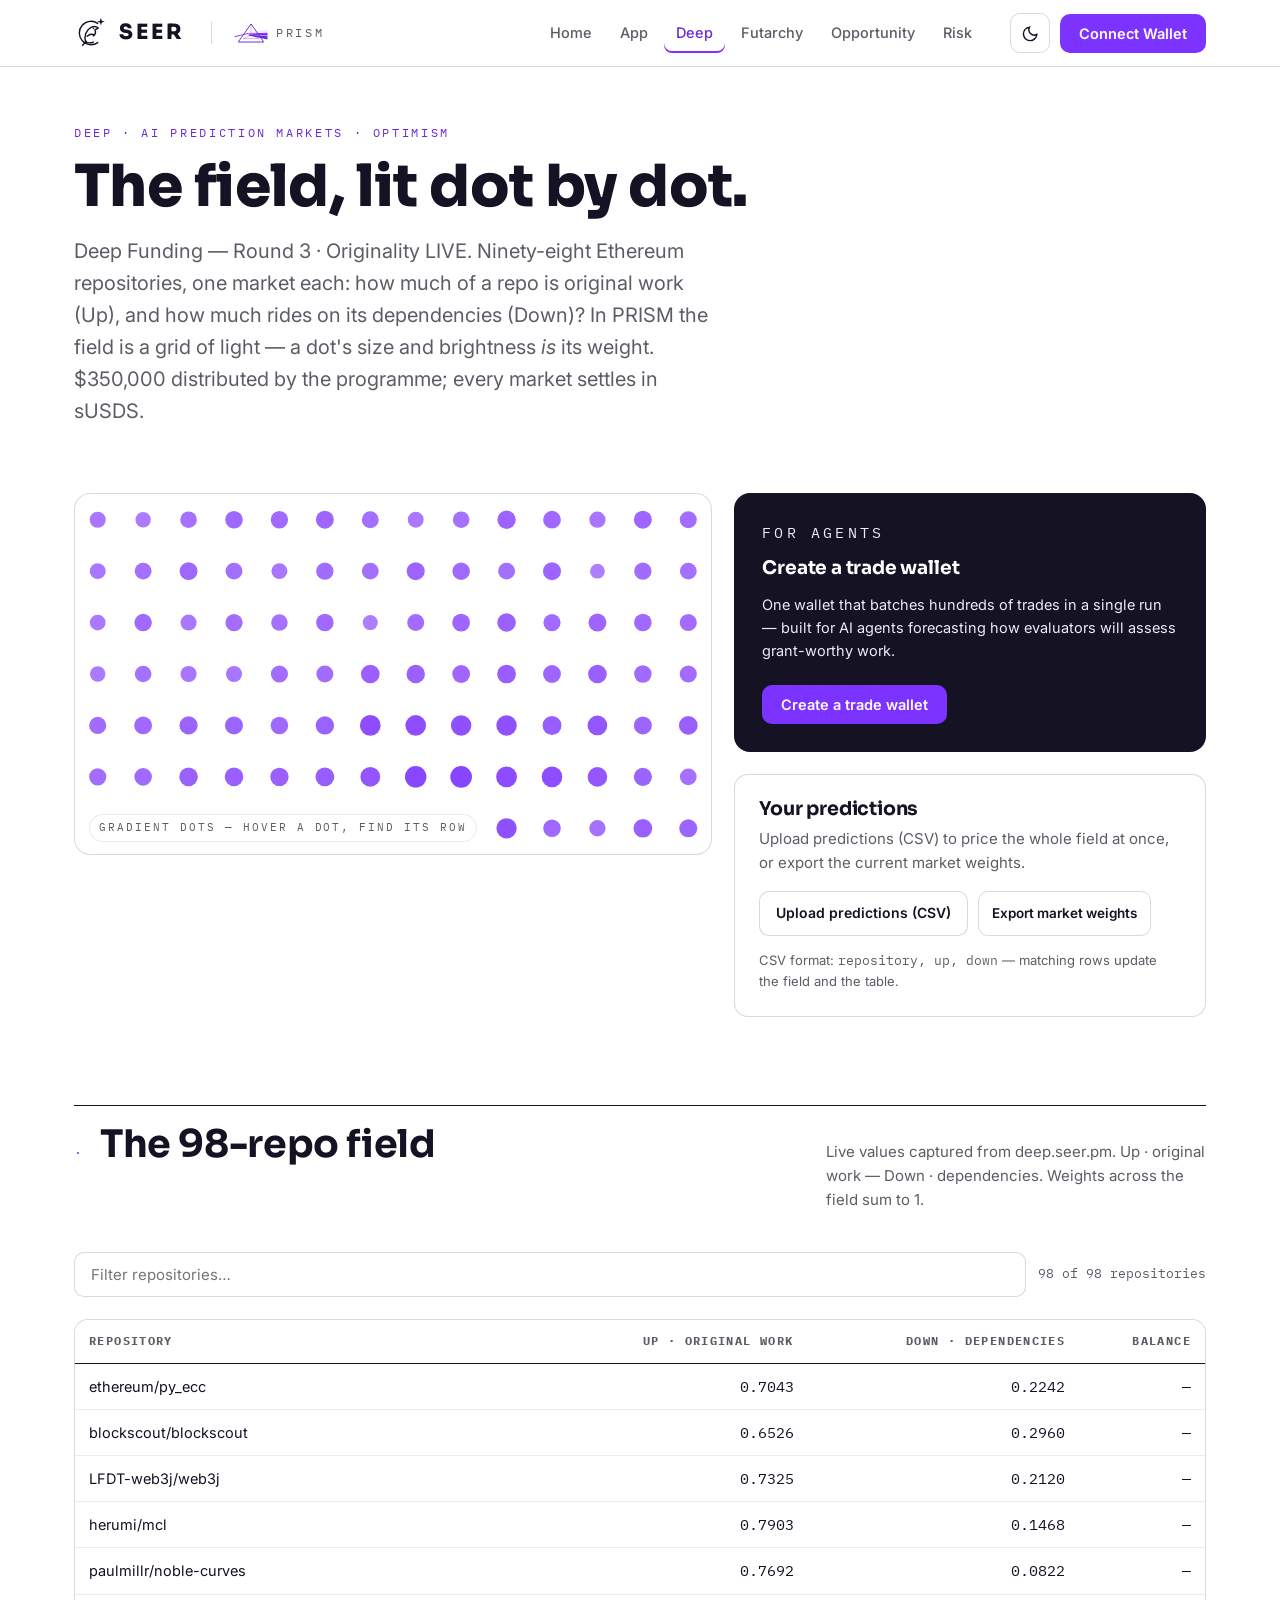
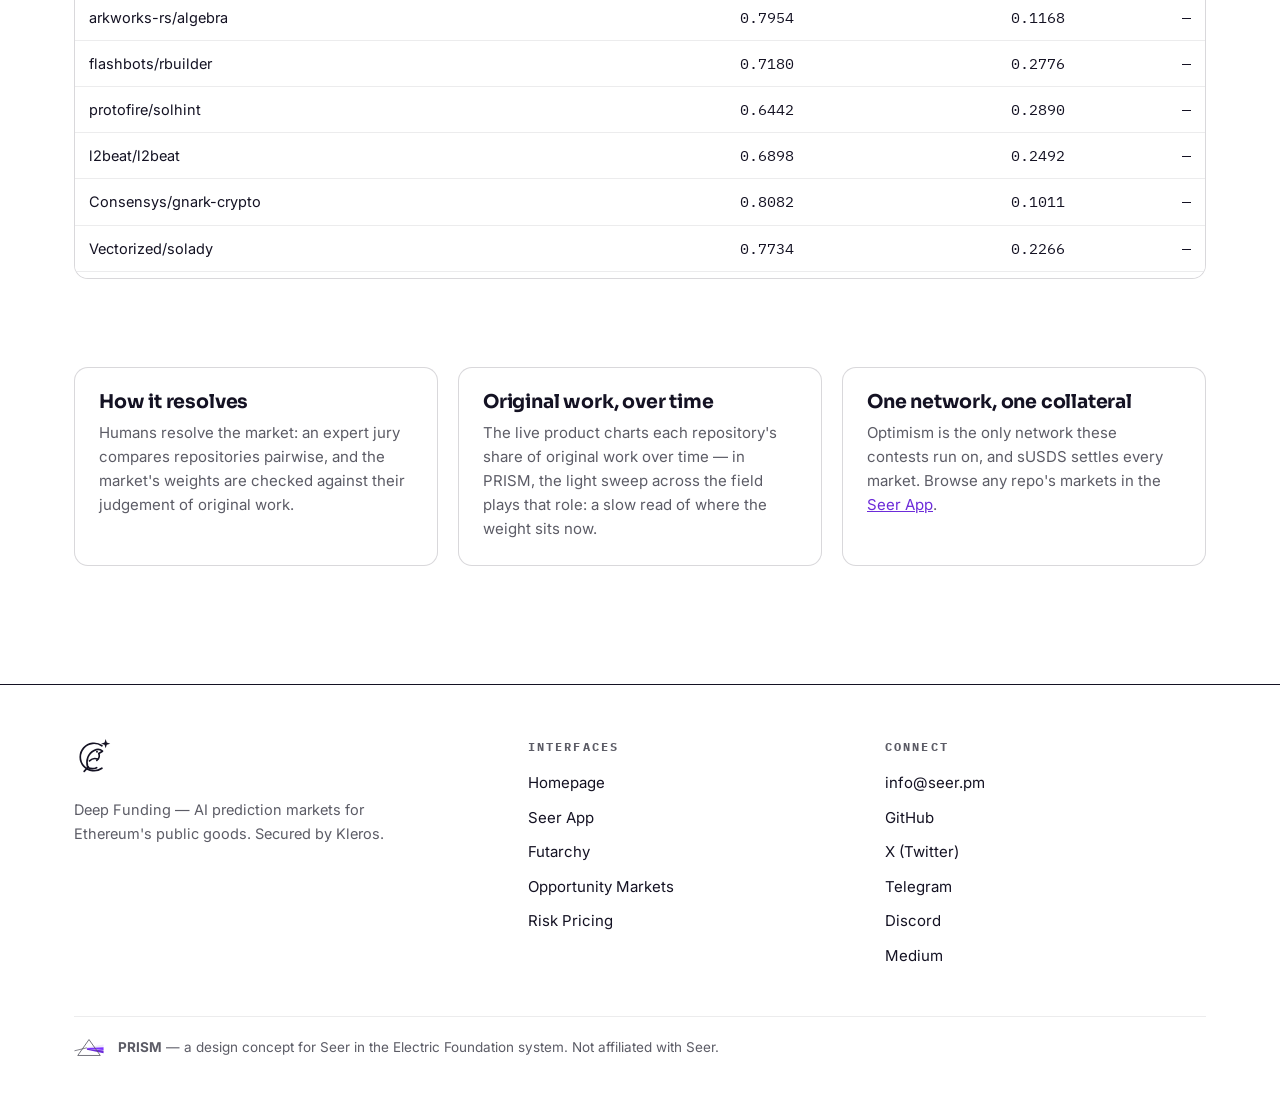
<file: deep/index.html>
<!DOCTYPE html>
<html lang="en" data-theme="light">
<head>
<meta charset="UTF-8">
<meta name="viewport" content="width=device-width, initial-scale=1">
<title>Deep — PRISM</title>
<meta name="description" content="PRISM concept: Deep Funding — 98 Ethereum repositories as a field of light.">
<script>(function(){var t='light';try{var q=new URLSearchParams(location.search).get('theme');if(q==='dark'||q==='light'){t=q;localStorage.setItem('prism-theme',t);}else{var s=localStorage.getItem('prism-theme');if(s==='dark'||s==='light')t=s;}}catch(e){}document.documentElement.setAttribute('data-theme',t);})();</script>
<link rel="preconnect" href="https://fonts.googleapis.com"><link rel="preconnect" href="https://fonts.gstatic.com" crossorigin>
<link href="https://fonts.googleapis.com/css2?family=Sora:wght@300;600;700;800&family=Inter:wght@400;500;600&family=IBM+Plex+Mono:wght@400;500&display=swap" rel="stylesheet">
<link rel="stylesheet" href="../assets/style.css">
</head>
<body>
<header class="nav"><div class="navin">
  <a class="brand" href="../index.html" aria-label="Seer home">
    <svg class="crow" viewBox="0 0 48 48" fill="none" stroke="currentColor" stroke-width="2" stroke-linecap="round" stroke-linejoin="round" aria-hidden="true"><path d="M33.5 10.5 A16.5 16.5 0 1 0 33.5 37.5"/><path d="M38 2.5 L39.3 6.7 L43.5 8 L39.3 9.3 L38 13.5 L36.7 9.3 L32.5 8 L36.7 6.7 Z" fill="currentColor" stroke="none"/><path d="M16.5 36.5 C13.8 28.5 16.8 19.8 24.2 16.2 C27.6 14.5 31.6 14.8 34.2 17 L29.7 19.7 C31 22.7 30 26 27.4 28.1"/><path d="M18.6 28.6 C21.6 25.9 25.2 25.3 28.2 26.5"/><path d="M16.5 36.5 C19.8 38.2 23.8 38.3 27.2 36.8"/><path d="M17.2 35.8 L12.2 41.2"/><circle cx="27.6" cy="17.6" r="1.15" fill="currentColor" stroke="none"/></svg>
    <span class="wordmark">SEER</span>
  </a>
  <a class="edition" href="../index.html" aria-label="PRISM edition home">
    <svg viewBox="0 0 64 40" fill="none" aria-hidden="true"><path d="M27.5 19.2 L63 13.5 L63 18.6 L27.5 21 Z" fill="#EFE9FC"/><path d="M27.5 21 L63 19.6 L63 25.2 L27.5 22.8 Z" fill="#7D33FF"/><path d="M27.5 22.8 L63 26.2 L63 32 L27.5 24.6 Z" fill="#6C2BD9"/><path d="M32 3 L56 37 L8 37 Z" stroke="currentColor" stroke-width="1.8"/><path d="M32 3 L32 24 M32 24 L17.5 30.5 M32 24 L46.5 30.5 M17.5 30.5 L46.5 30.5" stroke="currentColor" stroke-width="1.1" opacity=".55"/><path d="M1 27 L27.5 20.6" stroke="currentColor" stroke-width="1.6"/></svg>
    <span>PRISM</span>
  </a>
  <nav class="navlinks" aria-label="Interfaces">
    <a href="../index.html">Home</a>
    <a href="../app/index.html">App</a>
    <a href="index.html" aria-current="page">Deep</a>
    <a href="../futarchy/index.html">Futarchy</a>
    <a href="../opportunity/index.html">Opportunity</a>
    <a href="../risk/index.html">Risk</a>
  </nav>
  <div class="navright">
    <button class="iconbtn" id="themeToggle" type="button" aria-pressed="false" aria-label="Switch to dark mode">
      <svg class="ic-moon" viewBox="0 0 24 24" fill="none" stroke="currentColor" stroke-width="1.8" stroke-linecap="round" aria-hidden="true"><path d="M20 13.2 A8.5 8.5 0 1 1 10.8 4 A6.8 6.8 0 0 0 20 13.2 Z"/></svg>
      <svg class="ic-sun" viewBox="0 0 24 24" fill="none" stroke="currentColor" stroke-width="1.8" stroke-linecap="round" aria-hidden="true" style="display:none"><circle cx="12" cy="12" r="4.2"/><path d="M12 2.5 V5 M12 19 V21.5 M2.5 12 H5 M19 12 H21.5 M5 5 L6.8 6.8 M17.2 17.2 L19 19 M19 5 L17.2 6.8 M6.8 17.2 L5 19"/></svg>
    </button>
    <button class="btn btn-primary" type="button" data-wallet>Connect Wallet</button>
    <button class="iconbtn navtoggle" type="button" aria-label="Toggle navigation" aria-expanded="false">
      <svg viewBox="0 0 24 24" fill="none" stroke="currentColor" stroke-width="1.8" stroke-linecap="round" aria-hidden="true"><path d="M4 7 H20 M4 12 H20 M4 17 H20"/></svg>
    </button>
  </div>
</div></header>

<main><div class="wrap">
  <div class="pagehead">
    <p class="kicker">Deep · AI Prediction Markets · Optimism</p>
    <h1>The field, lit dot by dot.</h1>
    <p class="lede">Deep Funding — Round 3 · Originality LIVE. Ninety-eight Ethereum repositories, one market each: how much of a repo is original work (Up), and how much rides on its dependencies (Down)? In PRISM the field is a grid of light — a dot's size and brightness <em>is</em> its weight. $350,000 distributed by the programme; every market settles in sUSDS.</p>
  </div>

  <div class="deep-layout" style="margin-top:36px">
    <div class="dotbox">
      <canvas id="dotField" height="360" role="img" aria-label="Dot field of 98 repositories. Each dot's size and brightness represents the repository's Up value — its share of original work. The full data is in the table below."></canvas>
      <span class="fieldtag">Gradient dots — hover a dot, find its row</span>
      <div class="dottip" id="dotTip"></div>
    </div>
    <div style="display:grid; gap:22px">
      <div class="walletcard">
        <p class="kicker" style="color:#EFE9FC">For agents</p>
        <h3>Create a trade wallet</h3>
        <p>One wallet that batches hundreds of trades in a single run — built for AI agents forecasting how evaluators will assess grant-worthy work.</p>
        <button class="btn btn-primary" type="button" id="walletBtn" style="margin-top:8px">Create a trade wallet</button>
      </div>
      <div class="card">
        <h3>Your predictions</h3>
        <p style="margin-bottom:16px">Upload predictions (CSV) to price the whole field at once, or export the current market weights.</p>
        <div style="display:flex; gap:10px; flex-wrap:wrap">
          <label class="filebtn" for="csvFile">Upload predictions (CSV)</label>
          <input type="file" id="csvFile" accept=".csv,text/csv" class="sr" style="position:absolute; width:1px; height:1px; overflow:hidden; opacity:0">
          <button class="btn btn-ghost btn-sm" type="button" id="exportBtn">Export market weights</button>
        </div>
        <p style="font-size:13px; margin-top:14px">CSV format: <span class="mono">repository, up, down</span> — matching rows update the field and the table.</p>
      </div>
    </div>
  </div>

  <section>
    <div class="sec-head"><span class="idx">·</span><h2>The 98-repo field</h2><p>Live values captured from deep.seer.pm. Up · original work — Down · dependencies. Weights across the field sum to 1.</p></div>
    <div class="toolbar" style="margin-top:0">
      <input type="search" id="repoQ" placeholder="Filter repositories…" aria-label="Filter repositories">
      <span class="mono" id="repoCount" style="font-size:13px; color:var(--ink2)"></span>
    </div>
    <div class="tablewrap" style="max-height:560px; overflow:auto">
      <table id="repoTable">
        <thead><tr><th>Repository</th><th class="num">Up · Original work</th><th class="num">Down · Dependencies</th><th class="num">Balance</th></tr></thead>
        <tbody></tbody>
      </table>
    </div>
  </section>

  <section style="padding-top:0">
    <div class="grid3">
      <article class="card"><h3>How it resolves</h3><p>Humans resolve the market: an expert jury compares repositories pairwise, and the market's weights are checked against their judgement of original work.</p></article>
      <article class="card"><h3>Original work, over time</h3><p>The live product charts each repository's share of original work over time — in PRISM, the light sweep across the field plays that role: a slow read of where the weight sits now.</p></article>
      <article class="card"><h3>One network, one collateral</h3><p>Optimism is the only network these contests run on, and sUSDS settles every market. Browse any repo's markets in the <a href="../app/index.html">Seer App</a>.</p></article>
    </div>
  </section>
</div></main>

<footer><div class="wrap">
  <div class="foot-grid">
    <div>
      <svg class="crow" viewBox="0 0 48 48" fill="none" stroke="currentColor" stroke-width="2" stroke-linecap="round" stroke-linejoin="round" aria-hidden="true"><path d="M33.5 10.5 A16.5 16.5 0 1 0 33.5 37.5"/><path d="M38 2.5 L39.3 6.7 L43.5 8 L39.3 9.3 L38 13.5 L36.7 9.3 L32.5 8 L36.7 6.7 Z" fill="currentColor" stroke="none"/><path d="M16.5 36.5 C13.8 28.5 16.8 19.8 24.2 16.2 C27.6 14.5 31.6 14.8 34.2 17 L29.7 19.7 C31 22.7 30 26 27.4 28.1"/><path d="M18.6 28.6 C21.6 25.9 25.2 25.3 28.2 26.5"/><path d="M16.5 36.5 C19.8 38.2 23.8 38.3 27.2 36.8"/><path d="M17.2 35.8 L12.2 41.2"/><circle cx="27.6" cy="17.6" r="1.15" fill="currentColor" stroke="none"/></svg>
      <p style="color:var(--ink2); font-size:14.5px; max-width:340px; margin:14px 0 0">Deep Funding — AI prediction markets for Ethereum's public goods. Secured by Kleros.</p>
    </div>
    <div>
      <h4>Interfaces</h4>
      <ul>
        <li><a href="../index.html">Homepage</a></li>
        <li><a href="../app/index.html">Seer App</a></li>
        <li><a href="../futarchy/index.html">Futarchy</a></li>
        <li><a href="../opportunity/index.html">Opportunity Markets</a></li>
        <li><a href="../risk/index.html">Risk Pricing</a></li>
      </ul>
    </div>
    <div>
      <h4>Connect</h4>
      <ul>
        <li><a href="mailto:info@seer.pm">info@seer.pm</a></li>
        <li><a href="https://github.com/seer-pm" rel="noopener">GitHub</a></li>
        <li><a href="https://x.com/seer_pm" rel="noopener">X (Twitter)</a></li>
        <li><a href="https://t.me/seer_pm" rel="noopener">Telegram</a></li>
        <li><a href="https://discord.gg/seer" rel="noopener">Discord</a></li>
        <li><a href="https://medium.com" rel="noopener">Medium</a></li>
      </ul>
    </div>
  </div>
  <div class="foot-note">
    <svg viewBox="0 0 64 40" fill="none" aria-hidden="true"><path d="M27.5 19.2 L63 13.5 L63 18.6 L27.5 21 Z" fill="#EFE9FC"/><path d="M27.5 21 L63 19.6 L63 25.2 L27.5 22.8 Z" fill="#7D33FF"/><path d="M27.5 22.8 L63 26.2 L63 32 L27.5 24.6 Z" fill="#6C2BD9"/><path d="M32 3 L56 37 L8 37 Z" stroke="currentColor" stroke-width="1.8"/><path d="M1 27 L27.5 20.6" stroke="currentColor" stroke-width="1.6"/></svg>
    <span><strong>PRISM</strong> — a design concept for Seer in the Electric Foundation system. Not affiliated with Seer.</span>
  </div>
</div></footer>

<script src="../assets/app.js"></script>
<script>
(function(){
'use strict';
var RM = window.PRISM_RM;
var RAW = "ethereum/py_ecc|.7043|.2242\nblockscout/blockscout|.6526|.2960\nLFDT-web3j/web3j|.7325|.2120\nherumi/mcl|.7903|.1468\npaulmillr/noble-curves|.7692|.0822\narkworks-rs/algebra|.7954|.1168\nflashbots/rbuilder|.7180|.2776\nprotofire/solhint|.6442|.2890\nl2beat/l2beat|.6898|.2492\nConsensys/gnark-crypto|.8082|.1011\nVectorized/solady|.7734|.2266\ntaikoxyz/taiko-mono|.6769|.3457\nflashbots/mev-boost|.8003|.2197\nflashbots/mev-boost-relay|.7479|.2360\nethereum/js-ethereum-cryptography|.6915|.2500\nlibp2p/libp2p|.7436|.1922\nsupranational/blst|.8020|.1355\nwighawag/hardhat-deploy|.7299|.2345\nethstaker/eth-docker|.6545|.3465\nDefiLlama/DefiLlama-Adapters|.7315|.2051\nDefiLlama/chainlist|.6962|.2814\nCertora/CertoraProver|.7615|.2371\nPlonky3/Plonky3|.7260|.2311\nChainSafe/bls|.6871|.2991\nintellij-solidity/intellij-solidity|.7658|.2447\ndappnode/DAppNode|.5665|.2948\nwealdtech/ethdo|.7349|.2654\nlambdaclass/lambdaworks|.7179|.2441\nsmartcontracts/simple-optimism-node|.6701|.3285\nskalenetwork/libBLS|.7803|.2296\nshazow/whatsabi|.6722|.2421\nTrueBlocks/trueblocks-core|.7369|.2069\nEspressoSystems/jellyfish|.6818|.3935\na16z/halmos|.7286|.2412\nsuccinctlabs/op-succinct|.5464|.2743\nsuccinctlabs/sp1|.6639|.2945\notterscan/otterscan|.7106|.2317\nlambdaclass/ethrex|.7587|.2100\nNethermindEth/juno|.6800|.2333\nCommit-Boost/commit-boost-client|.7437|.2292\nCyfrin/aderyn|.7384|.2486\n0xMiden/miden-vm|.7233|.2484\nholiman/goevmlab|.6531|.2644\nedb-rs/edb|.7155|.2886\nevmts/tevm-monorepo|.6732|.3389\nsuccinctlabs/rsp|.6446|.2528\naestus-relay/mev-boost-relay|.6998|.2265\nOffchainLabs/stylus-sdk-rs|.6667|.2846\nethstaker/ethstaker-deposit-cli|.7473|.2239\ndl-solarity/solidity-lib|.7104|.2312\nrisc0/risc0-ethereum|.6566|.2712\npowdr-labs/powdr|.7225|.2486\naxiom-crypto/snark-verifier|.6820|.2649\nswiss-knife-xyz/swiss-knife|.7594|.2556\na16z/helios|.7075|.2468\nalloy-rs/alloy|.7141|.2406\napeworx/ape|.7573|.2415\nchainsafe/lodestar|.7902|.2098\nconsensys/teku|.8020|.1955\nerigontech/erigon|.7668|.2316\neth-infinitism/account-abstraction|.7110|.2528\nethereum-lists/chains|.7271|.2630\nethereum/consensus-specs|.8499|.1488\nethereum/eips|.7962|.1987\nipsilon/evmone|.7560|.2536\nethereum/execution-apis|.7663|.2337\nargotorg/fe|.7056|.3008\nethereum/go-ethereum|.7992|.1992\nremix-project-org/remix-project|.7249|.1991\nargotorg/solidity|.7986|.2021\nargotorg/sourcify|.7603|.2481\nethereum/web3.py|.7719|.2177\nethers-io/ethers.js|.8230|.2019\nfoundry-rs/foundry|.8008|.2198\ngrandinetech/grandine|.7573|.2300\nhyperledger-web3j/web3j|.7423|.2679\nhyperledger/besu|.7480|.2357\nnethereum/nethereum|.7892|.2150\nnethermindeth/nethermind|.7359|.2702\nnomicfoundation/hardhat|.7111|.2920\nopenzeppelin/openzeppelin-contracts|.7698|.2305\nparadigmxyz/reth|.7725|.2276\nOffchainLabs/prysm|.7171|.2643\nsafe-global/safe-smart-account|.6643|.3382\nscaffold-eth/scaffold-eth-2|.6889|.2754\nsigp/lighthouse|.8261|.1873\nstatus-im/nimbus-eth2|.8249|.1868\nvyperlang/titanoboa|.7671|.2440\nvyperlang/vyper|.7697|.1774\nwevm/viem|.6903|.2437\nargotorg/hevm|.7725|.2153\nethdebug/format|.7323|.2418\nargotorg/act|.7379|.2676\nethpandaops/ethereum-package|.6566|.3245\nethpandaops/ethereum-helm-charts|.5562|.3703\nethpandaops/checkpointz|.5463|.3770\nlambdaclass/lambda_ethereum_consensus|.7507|.2437\nerigontech/silkworm|.7474|.2469";
var REPOS = RAW.split("\n").map(function(l){ var p=l.split("|"); return {name:p[0], up:parseFloat(p[1]), down:parseFloat(p[2])}; });
var tbody = document.querySelector('#repoTable tbody');
var countEl = document.getElementById('repoCount');
var hoverIdx = -1;
function fmt(v){ return v.toFixed(4); }
function renderTable(filter){
  var n=0;
  tbody.innerHTML = REPOS.map(function(r,i){
    var ok = !filter || r.name.toLowerCase().indexOf(filter)>-1;
    if(ok) n++;
    return '<tr data-i="'+i+'" '+(ok?'':'hidden')+' tabindex="0"><td>'+r.name+'</td><td class="num up">'+fmt(r.up)+'</td><td class="num">'+fmt(r.down)+'</td><td class="num">—</td></tr>';
  }).join('');
  countEl.textContent = n+' of '+REPOS.length+' repositories';
  tbody.querySelectorAll('tr').forEach(function(tr){
    var i=+tr.getAttribute('data-i');
    tr.addEventListener('mouseenter', function(){ setHover(i,false); });
    tr.addEventListener('mouseleave', function(){ setHover(-1,false); });
    tr.addEventListener('focus', function(){ setHover(i,false); });
    tr.addEventListener('click', function(){ setHover(i,true); });
  });
}
function setHover(i, fromDot){
  hoverIdx=i;
  tbody.querySelectorAll('tr').forEach(function(tr){ tr.classList.toggle('hl', +tr.getAttribute('data-i')===i); });
  if(i>=0 && fromDot){
    var tr=tbody.querySelector('tr[data-i="'+i+'"]');
    if(tr) tr.scrollIntoView({block:'nearest', behavior: RM?'auto':'smooth'});
  }
  if(RM) drawDots(0);
}
renderTable('');
document.getElementById('repoQ').addEventListener('input', function(e){ renderTable(e.target.value.trim().toLowerCase()); });
/* ---------------- Gradient Dots field ---------------- */
var cv=document.getElementById('dotField'), tip=document.getElementById('dotTip');
var COLS=14, ROWS=7, geom={x:[],y:[],cw:0,ch:0};
function layout(w,h){
  geom.cw=w/COLS; geom.ch=h/ROWS; geom.x=[]; geom.y=[];
  for(var i=0;i<REPOS.length;i++){
    geom.x.push((i%COLS+0.5)*geom.cw);
    geom.y.push((Math.floor(i/COLS)+0.5)*geom.ch);
  }
}
function drawDots(t){
  var f=window.fitCanvas(cv,360), c=f.ctx, w=f.w, h=f.h;
  layout(w,h);
  c.clearRect(0,0,w,h);
  var dark=window.prismTheme()==='dark';
  /* slow light sweep — a torch moving under paper */
  var lx = w*(0.5+0.42*Math.sin(t*0.16)), ly = h*(0.5+0.4*Math.sin(t*0.11+1.7));
  if(RM){ lx=w*0.38; ly=h*0.42; }
  for(var i=0;i<REPOS.length;i++){
    var r=REPOS[i], x=geom.x[i], y=geom.y[i];
    var dx=x-lx, dy=y-ly, d=Math.sqrt(dx*dx+dy*dy);
    var sweep=Math.exp(-d/(w*0.24));
    var rad = 2.6 + r.up*7.5 + sweep*3.4;
    var alpha = 0.22 + r.up*0.62 + sweep*0.3;
    c.beginPath(); c.arc(x,y,rad,0,7);
    c.fillStyle = 'rgba(125,51,255,'+Math.min(1,alpha)+')'; c.fill();
    if(i===hoverIdx){
      c.beginPath(); c.arc(x,y,rad+4.5,0,7);
      c.strokeStyle = dark? '#EFE9FC':'#6C2BD9'; c.lineWidth=1.8; c.stroke();
      c.beginPath(); c.arc(x,y,rad,0,7); c.fillStyle='#6C2BD9'; c.fill();
    }
  }
}
function pickDot(e){
  var r=cv.getBoundingClientRect(), mx=e.clientX-r.left, my=e.clientY-r.top;
  var best=-1, bd=1e9;
  for(var i=0;i<REPOS.length;i++){ var dx=geom.x[i]-mx, dy=geom.y[i]-my, d=dx*dx+dy*dy; if(d<bd){bd=d;best=i;} }
  return (best>=0 && bd < Math.pow(Math.max(geom.cw,geom.ch)*0.62,2)) ? best : -1;
}
cv.addEventListener('pointermove', function(e){
  var i=pickDot(e);
  if(i>=0){
    var r=REPOS[i], b=cv.getBoundingClientRect();
    tip.style.display='block';
    tip.style.left=Math.min(b.width-180, geom.x[i]+14)+'px';
    tip.style.top=(geom.y[i]-8)+'px';
    tip.textContent=r.name+' · Up '+fmt(r.up)+' · Down '+fmt(r.down);
    if(i!==hoverIdx) setHover(i,false);
  } else { tip.style.display='none'; if(hoverIdx>=0) setHover(-1,false); }
});
cv.addEventListener('pointerleave', function(){ tip.style.display='none'; setHover(-1,false); });
cv.addEventListener('click', function(e){ var i=pickDot(e); if(i>=0) setHover(i,true); });
window.animate(cv, drawDots);
window.onTheme(function(){ if(RM) drawDots(0); });
/* ---------------- CSV + wallet ---------------- */
document.getElementById('exportBtn').addEventListener('click', function(){
  var csv='repository,up,down\n'+REPOS.map(function(r){ return r.name+','+fmt(r.up)+','+fmt(r.down); }).join('\n');
  window.downloadText('deep-market-weights.csv', csv);
  toast('Market weights exported — '+REPOS.length+' repositories.');
});
document.getElementById('csvFile').addEventListener('change', function(e){
  var file=e.target.files[0]; if(!file) return;
  var rd=new FileReader();
  rd.onload=function(){
    var lines=String(rd.result).split(/\r?\n/), updated=0;
    lines.forEach(function(l){
      var p=l.split(','); if(p.length<3) return;
      var name=p[0].trim(), up=parseFloat(p[1]), dn=parseFloat(p[2]);
      for(var i=0;i<REPOS.length;i++){
        if(REPOS[i].name.toLowerCase()===name.toLowerCase() && isFinite(up) && isFinite(dn)){
          REPOS[i].up=up; REPOS[i].down=dn; updated++;
        }
      }
    });
    renderTable(document.getElementById('repoQ').value.trim().toLowerCase());
    if(RM) drawDots(0);
    toast(updated? ('Predictions uploaded — '+updated+' repositories updated.') : 'No matching repositories found in that CSV.');
  };
  rd.readAsText(file);
  e.target.value='';
});
document.getElementById('walletBtn').addEventListener('click', function(){ toast('Demo only — trade wallet creation is disabled in this design concept.'); });
})();
</script>
</body>
</html>
</file>
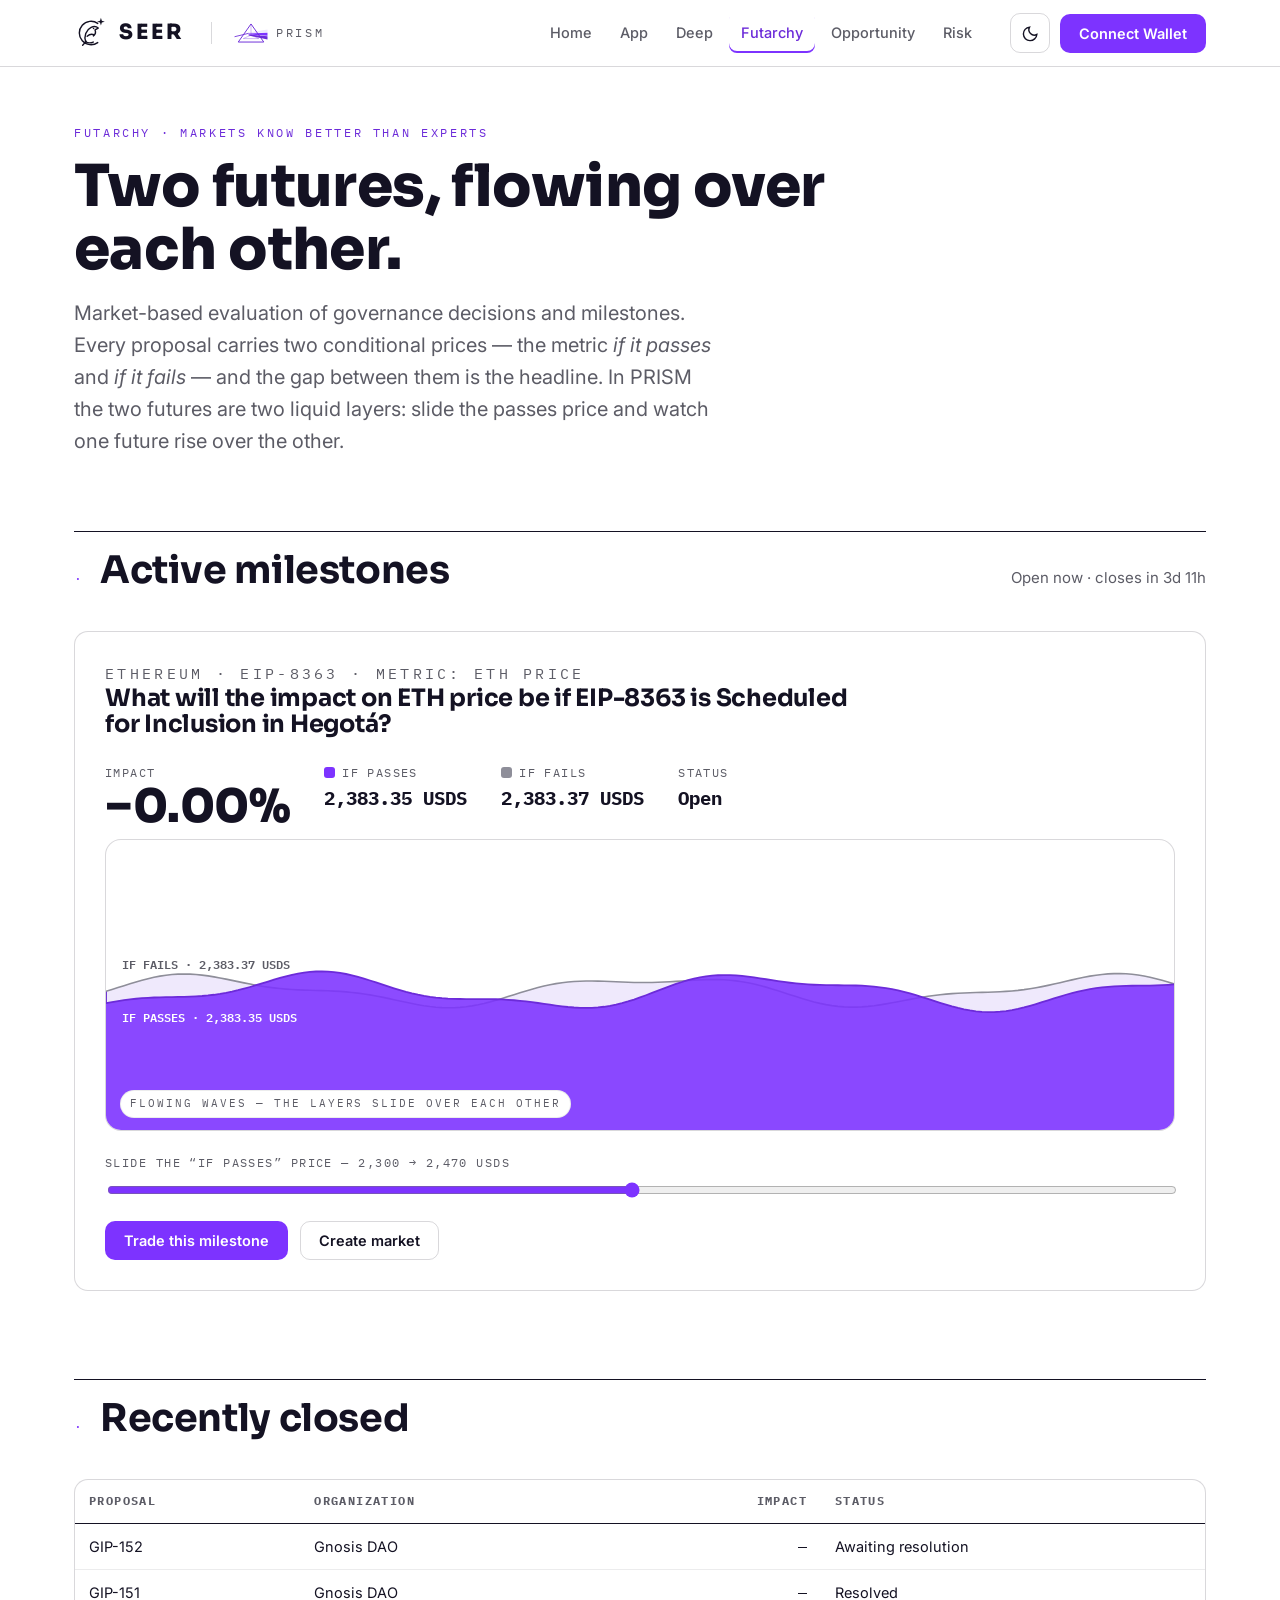
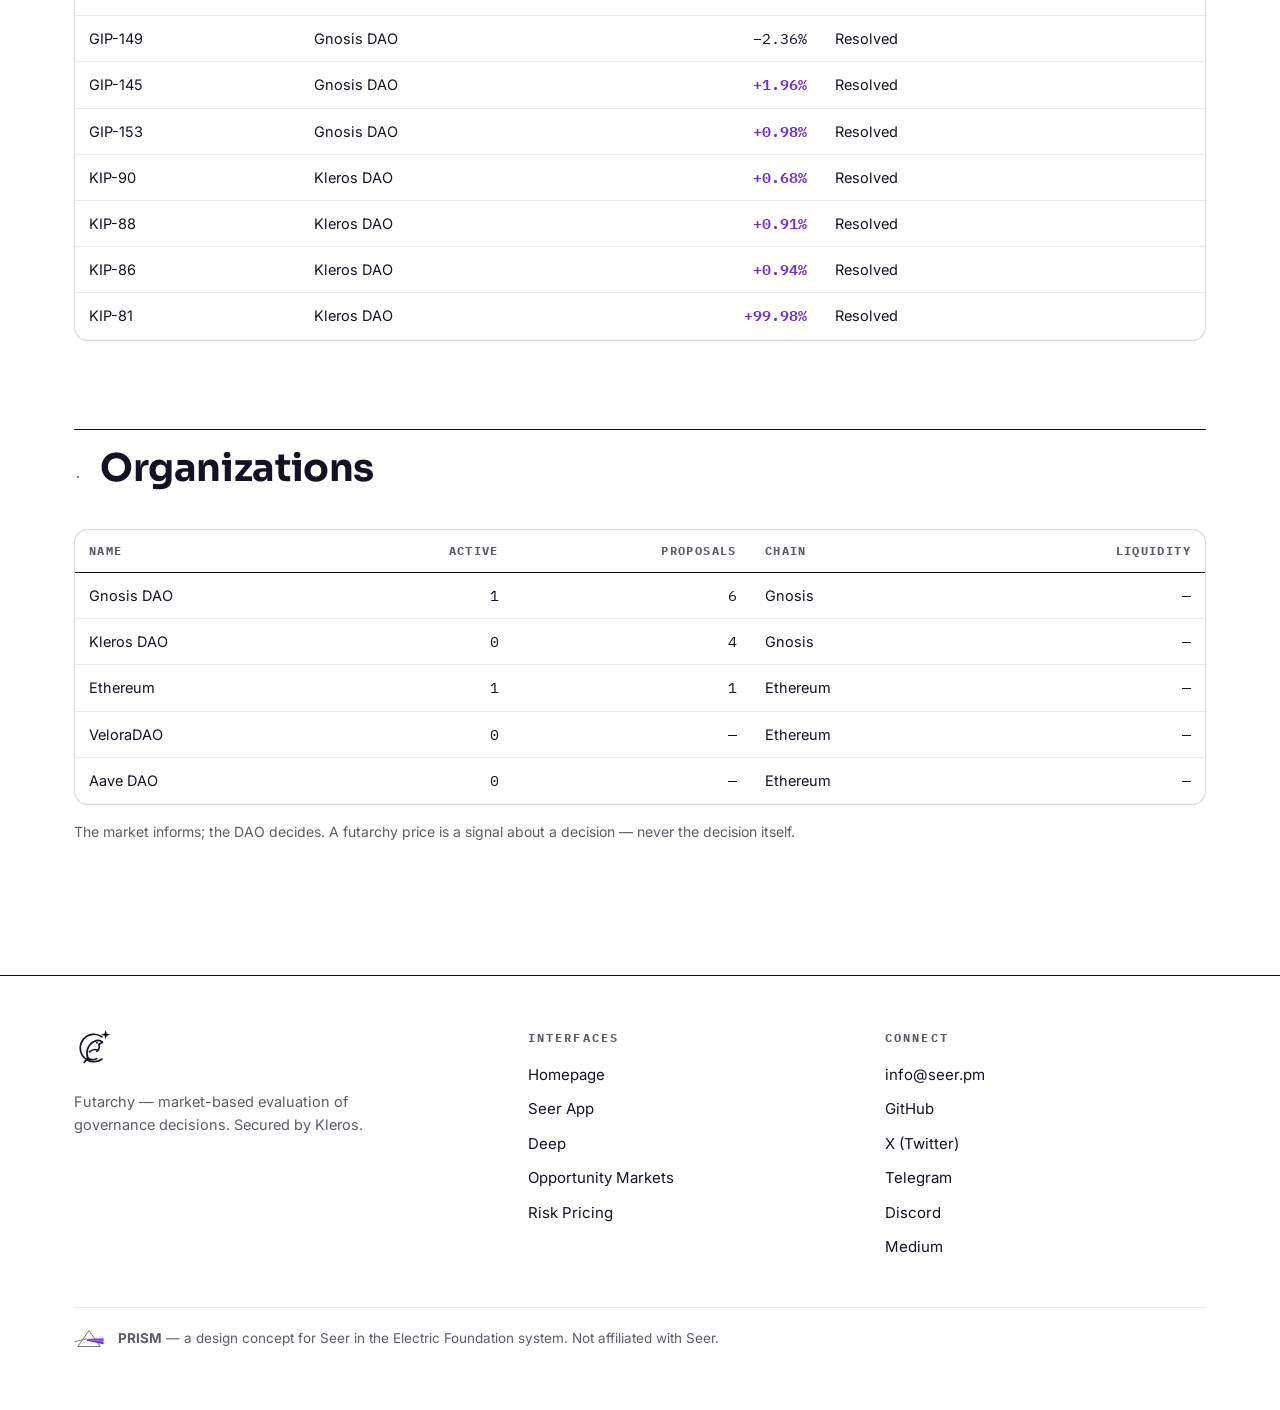
<file: futarchy/index.html>
<!DOCTYPE html>
<html lang="en" data-theme="light">
<head>
<meta charset="UTF-8">
<meta name="viewport" content="width=device-width, initial-scale=1">
<title>Futarchy — PRISM</title>
<meta name="description" content="PRISM concept: Futarchy — two conditional futures as two flowing waves.">
<script>(function(){var t='light';try{var q=new URLSearchParams(location.search).get('theme');if(q==='dark'||q==='light'){t=q;localStorage.setItem('prism-theme',t);}else{var s=localStorage.getItem('prism-theme');if(s==='dark'||s==='light')t=s;}}catch(e){}document.documentElement.setAttribute('data-theme',t);})();</script>
<link rel="preconnect" href="https://fonts.googleapis.com"><link rel="preconnect" href="https://fonts.gstatic.com" crossorigin>
<link href="https://fonts.googleapis.com/css2?family=Sora:wght@300;600;700;800&family=Inter:wght@400;500;600&family=IBM+Plex+Mono:wght@400;500&display=swap" rel="stylesheet">
<link rel="stylesheet" href="../assets/style.css">
</head>
<body>
<header class="nav"><div class="navin">
  <a class="brand" href="../index.html" aria-label="Seer home">
    <svg class="crow" viewBox="0 0 48 48" fill="none" stroke="currentColor" stroke-width="2" stroke-linecap="round" stroke-linejoin="round" aria-hidden="true"><path d="M33.5 10.5 A16.5 16.5 0 1 0 33.5 37.5"/><path d="M38 2.5 L39.3 6.7 L43.5 8 L39.3 9.3 L38 13.5 L36.7 9.3 L32.5 8 L36.7 6.7 Z" fill="currentColor" stroke="none"/><path d="M16.5 36.5 C13.8 28.5 16.8 19.8 24.2 16.2 C27.6 14.5 31.6 14.8 34.2 17 L29.7 19.7 C31 22.7 30 26 27.4 28.1"/><path d="M18.6 28.6 C21.6 25.9 25.2 25.3 28.2 26.5"/><path d="M16.5 36.5 C19.8 38.2 23.8 38.3 27.2 36.8"/><path d="M17.2 35.8 L12.2 41.2"/><circle cx="27.6" cy="17.6" r="1.15" fill="currentColor" stroke="none"/></svg>
    <span class="wordmark">SEER</span>
  </a>
  <a class="edition" href="../index.html" aria-label="PRISM edition home">
    <svg viewBox="0 0 64 40" fill="none" aria-hidden="true"><path d="M27.5 19.2 L63 13.5 L63 18.6 L27.5 21 Z" fill="#EFE9FC"/><path d="M27.5 21 L63 19.6 L63 25.2 L27.5 22.8 Z" fill="#7D33FF"/><path d="M27.5 22.8 L63 26.2 L63 32 L27.5 24.6 Z" fill="#6C2BD9"/><path d="M32 3 L56 37 L8 37 Z" stroke="currentColor" stroke-width="1.8"/><path d="M32 3 L32 24 M32 24 L17.5 30.5 M32 24 L46.5 30.5 M17.5 30.5 L46.5 30.5" stroke="currentColor" stroke-width="1.1" opacity=".55"/><path d="M1 27 L27.5 20.6" stroke="currentColor" stroke-width="1.6"/></svg>
    <span>PRISM</span>
  </a>
  <nav class="navlinks" aria-label="Interfaces">
    <a href="../index.html">Home</a>
    <a href="../app/index.html">App</a>
    <a href="../deep/index.html">Deep</a>
    <a href="index.html" aria-current="page">Futarchy</a>
    <a href="../opportunity/index.html">Opportunity</a>
    <a href="../risk/index.html">Risk</a>
  </nav>
  <div class="navright">
    <button class="iconbtn" id="themeToggle" type="button" aria-pressed="false" aria-label="Switch to dark mode">
      <svg class="ic-moon" viewBox="0 0 24 24" fill="none" stroke="currentColor" stroke-width="1.8" stroke-linecap="round" aria-hidden="true"><path d="M20 13.2 A8.5 8.5 0 1 1 10.8 4 A6.8 6.8 0 0 0 20 13.2 Z"/></svg>
      <svg class="ic-sun" viewBox="0 0 24 24" fill="none" stroke="currentColor" stroke-width="1.8" stroke-linecap="round" aria-hidden="true" style="display:none"><circle cx="12" cy="12" r="4.2"/><path d="M12 2.5 V5 M12 19 V21.5 M2.5 12 H5 M19 12 H21.5 M5 5 L6.8 6.8 M17.2 17.2 L19 19 M19 5 L17.2 6.8 M6.8 17.2 L5 19"/></svg>
    </button>
    <button class="btn btn-primary" type="button" data-wallet>Connect Wallet</button>
    <button class="iconbtn navtoggle" type="button" aria-label="Toggle navigation" aria-expanded="false">
      <svg viewBox="0 0 24 24" fill="none" stroke="currentColor" stroke-width="1.8" stroke-linecap="round" aria-hidden="true"><path d="M4 7 H20 M4 12 H20 M4 17 H20"/></svg>
    </button>
  </div>
</div></header>

<main><div class="wrap">
  <div class="pagehead">
    <p class="kicker">Futarchy · Markets know better than experts</p>
    <h1>Two futures, flowing over each other.</h1>
    <p class="lede">Market-based evaluation of governance decisions and milestones. Every proposal carries two conditional prices — the metric <em>if it passes</em> and <em>if it fails</em> — and the gap between them is the headline. In PRISM the two futures are two liquid layers: slide the passes price and watch one future rise over the other.</p>
  </div>

  <section style="padding-top:44px">
    <div class="sec-head"><span class="idx">·</span><h2>Active milestones</h2><p>Open now · closes in 3d 11h</p></div>
    <article class="card" style="padding:30px">
      <p class="kicker">Ethereum · EIP-8363 · Metric: ETH price</p>
      <h3 style="font-size:24px; max-width:760px">What will the impact on ETH price be if EIP-8363 is Scheduled for Inclusion in Hegotá?</h3>
      <div class="impactline">
        <div class="cell"><span>Impact</span><span class="big" id="impactVal">−0.00%</span></div>
        <div class="cell"><span><i class="legenddot" style="background:#7D33FF"></i>If passes</span><b id="yesVal">2,383.35 USDS</b></div>
        <div class="cell"><span><i class="legenddot" style="background:#8E8E99"></i>If fails</span><b>2,383.37 USDS</b></div>
        <div class="cell"><span>Status</span><b>Open</b></div>
      </div>
      <div class="wavebox2" style="margin-top:10px">
        <canvas id="flowCv" height="290" role="img" aria-label="Two flowing wave layers: the violet layer is the price if the proposal passes, the pale layer is the price if it fails"></canvas>
        <span class="fieldtag">Flowing waves — the layers slide over each other</span>
      </div>
      <label for="domSlider" style="display:block; margin-top:22px; font-family:'IBM Plex Mono',monospace; font-size:12px; letter-spacing:.12em; text-transform:uppercase; color:var(--ink2)">Slide the “if passes” price — 2,300 → 2,470 USDS</label>
      <input type="range" id="domSlider" min="2300" max="2470" step="0.01" value="2383.35" aria-describedby="impactVal">
      <div style="display:flex; gap:12px; flex-wrap:wrap; margin-top:8px">
        <button class="btn btn-primary" type="button" data-wallet>Trade this milestone</button>
        <button class="btn btn-ghost" type="button" id="createBtn">Create market</button>
      </div>
    </article>
  </section>

  <section style="padding-top:0">
    <div class="sec-head"><span class="idx">·</span><h2>Recently closed</h2></div>
    <div class="tablewrap"><table>
      <thead><tr><th>Proposal</th><th>Organization</th><th class="num">Impact</th><th>Status</th></tr></thead>
      <tbody>
        <tr><td>GIP-152</td><td>Gnosis DAO</td><td class="num">—</td><td>Awaiting resolution</td></tr>
        <tr><td>GIP-151</td><td>Gnosis DAO</td><td class="num">—</td><td>Resolved</td></tr>
        <tr><td>GIP-149</td><td>Gnosis DAO</td><td class="num">−2.36%</td><td>Resolved</td></tr>
        <tr><td>GIP-145</td><td>Gnosis DAO</td><td class="num pos">+1.96%</td><td>Resolved</td></tr>
        <tr><td>GIP-153</td><td>Gnosis DAO</td><td class="num pos">+0.98%</td><td>Resolved</td></tr>
        <tr><td>KIP-90</td><td>Kleros DAO</td><td class="num pos">+0.68%</td><td>Resolved</td></tr>
        <tr><td>KIP-88</td><td>Kleros DAO</td><td class="num pos">+0.91%</td><td>Resolved</td></tr>
        <tr><td>KIP-86</td><td>Kleros DAO</td><td class="num pos">+0.94%</td><td>Resolved</td></tr>
        <tr><td>KIP-81</td><td>Kleros DAO</td><td class="num pos">+99.98%</td><td>Resolved</td></tr>
      </tbody>
    </table></div>
  </section>

  <section style="padding-top:0">
    <div class="sec-head"><span class="idx">·</span><h2>Organizations</h2></div>
    <div class="tablewrap"><table>
      <thead><tr><th>Name</th><th class="num">Active</th><th class="num">Proposals</th><th>Chain</th><th class="num">Liquidity</th></tr></thead>
      <tbody>
        <tr><td>Gnosis DAO</td><td class="num">1</td><td class="num">6</td><td>Gnosis</td><td class="num">—</td></tr>
        <tr><td>Kleros DAO</td><td class="num">0</td><td class="num">4</td><td>Gnosis</td><td class="num">—</td></tr>
        <tr><td>Ethereum</td><td class="num">1</td><td class="num">1</td><td>Ethereum</td><td class="num">—</td></tr>
        <tr><td>VeloraDAO</td><td class="num">0</td><td class="num">—</td><td>Ethereum</td><td class="num">—</td></tr>
        <tr><td>Aave DAO</td><td class="num">0</td><td class="num">—</td><td>Ethereum</td><td class="num">—</td></tr>
      </tbody>
    </table></div>
    <p style="color:var(--ink2); font-size:14px; margin-top:16px">The market informs; the DAO decides. A futarchy price is a signal about a decision — never the decision itself.</p>
  </section>
</div></main>

<footer><div class="wrap">
  <div class="foot-grid">
    <div>
      <svg class="crow" viewBox="0 0 48 48" fill="none" stroke="currentColor" stroke-width="2" stroke-linecap="round" stroke-linejoin="round" aria-hidden="true"><path d="M33.5 10.5 A16.5 16.5 0 1 0 33.5 37.5"/><path d="M38 2.5 L39.3 6.7 L43.5 8 L39.3 9.3 L38 13.5 L36.7 9.3 L32.5 8 L36.7 6.7 Z" fill="currentColor" stroke="none"/><path d="M16.5 36.5 C13.8 28.5 16.8 19.8 24.2 16.2 C27.6 14.5 31.6 14.8 34.2 17 L29.7 19.7 C31 22.7 30 26 27.4 28.1"/><path d="M18.6 28.6 C21.6 25.9 25.2 25.3 28.2 26.5"/><path d="M16.5 36.5 C19.8 38.2 23.8 38.3 27.2 36.8"/><path d="M17.2 35.8 L12.2 41.2"/><circle cx="27.6" cy="17.6" r="1.15" fill="currentColor" stroke="none"/></svg>
      <p style="color:var(--ink2); font-size:14.5px; max-width:340px; margin:14px 0 0">Futarchy — market-based evaluation of governance decisions. Secured by Kleros.</p>
    </div>
    <div>
      <h4>Interfaces</h4>
      <ul>
        <li><a href="../index.html">Homepage</a></li>
        <li><a href="../app/index.html">Seer App</a></li>
        <li><a href="../deep/index.html">Deep</a></li>
        <li><a href="../opportunity/index.html">Opportunity Markets</a></li>
        <li><a href="../risk/index.html">Risk Pricing</a></li>
      </ul>
    </div>
    <div>
      <h4>Connect</h4>
      <ul>
        <li><a href="mailto:info@seer.pm">info@seer.pm</a></li>
        <li><a href="https://github.com/seer-pm" rel="noopener">GitHub</a></li>
        <li><a href="https://x.com/seer_pm" rel="noopener">X (Twitter)</a></li>
        <li><a href="https://t.me/seer_pm" rel="noopener">Telegram</a></li>
        <li><a href="https://discord.gg/seer" rel="noopener">Discord</a></li>
        <li><a href="https://medium.com" rel="noopener">Medium</a></li>
      </ul>
    </div>
  </div>
  <div class="foot-note">
    <svg viewBox="0 0 64 40" fill="none" aria-hidden="true"><path d="M27.5 19.2 L63 13.5 L63 18.6 L27.5 21 Z" fill="#EFE9FC"/><path d="M27.5 21 L63 19.6 L63 25.2 L27.5 22.8 Z" fill="#7D33FF"/><path d="M27.5 22.8 L63 26.2 L63 32 L27.5 24.6 Z" fill="#6C2BD9"/><path d="M32 3 L56 37 L8 37 Z" stroke="currentColor" stroke-width="1.8"/><path d="M1 27 L27.5 20.6" stroke="currentColor" stroke-width="1.6"/></svg>
    <span><strong>PRISM</strong> — a design concept for Seer in the Electric Foundation system. Not affiliated with Seer.</span>
  </div>
</div></footer>

<script src="../assets/app.js"></script>
<script>
(function(){
'use strict';
var RM = window.PRISM_RM;
var NO = 2383.37, yes = 2383.35;
var slider=document.getElementById('domSlider');
var impactEl=document.getElementById('impactVal'), yesEl=document.getElementById('yesVal');
function fmtUSD(v){ return v.toLocaleString('en-US',{minimumFractionDigits:2, maximumFractionDigits:2}); }
function upd(){
  yes=parseFloat(slider.value);
  var imp=(yes-NO)/NO*100;
  var s=(imp<0?'\u2212':'+')+Math.abs(imp).toFixed(2)+'%';
  impactEl.textContent=s;
  yesEl.textContent=fmtUSD(yes)+' USDS';
  if(RM) drawFlow(0);
}
slider.addEventListener('input', upd);
/* ---------------- Flowing Waves ---------------- */
var cv=document.getElementById('flowCv');
function wavePath(c,w,base,amp,t,sp,ph){
  c.beginPath(); c.moveTo(0,base + Math.sin(ph)*amp);
  for(var x=0;x<=w;x+=6){
    var y = base
      + Math.sin(x*0.014 + t*sp + ph)*amp
      + Math.sin(x*0.033 - t*sp*1.4 + ph*2)*amp*0.36;
    c.lineTo(x,y);
  }
}
function drawFlow(t){
  var f=window.fitCanvas(cv,290), c=f.ctx, w=f.w, h=f.h;
  c.clearRect(0,0,w,h);
  var dark=window.prismTheme()==='dark';
  var d=(yes-2300)/170; /* dominance 0..1 */
  /* fails layer (pale) */
  var baseF=h*0.52;
  wavePath(c,w,baseF,13,t,0.5,2.1);
  c.lineTo(w,h); c.lineTo(0,h); c.closePath();
  c.fillStyle = dark? 'rgba(239,233,252,0.16)':'#EFE9FC'; c.fill();
  wavePath(c,w,baseF,13,t,0.5,2.1);
  c.strokeStyle = dark? 'rgba(239,233,252,0.75)':'#8E8E99'; c.lineWidth=1.6; c.stroke();
  /* passes layer (violet) — rises with dominance */
  var baseP = h*0.52 + (0.5-d)*h*0.34;
  wavePath(c,w,baseP,15,t,0.72,0);
  c.lineTo(w,h); c.lineTo(0,h); c.closePath();
  c.fillStyle='rgba(125,51,255,0.88)'; c.fill();
  wavePath(c,w,baseP,15,t,0.72,0);
  c.strokeStyle = dark? '#EFE9FC':'#6C2BD9'; c.lineWidth=1.8; c.stroke();
  /* labels ride the layers */
  c.font='600 12px "IBM Plex Mono", monospace';
  c.fillStyle = dark? '#EFE9FC':'#5C5C66';
  c.fillText('IF FAILS · '+fmtUSD(NO)+' USDS', 16, Math.max(18, baseF-22));
  c.fillStyle = '#FFFFFF';
  c.fillText('IF PASSES · '+fmtUSD(yes)+' USDS', 16, Math.min(h-14, baseP+30));
}
window.animate(cv, drawFlow);
window.onTheme(function(){ if(RM) drawFlow(0); });
upd();
document.getElementById('createBtn').addEventListener('click', function(){ toast('Demo only — market creation is disabled in this design concept.'); });
})();
</script>
</body>
</html>
</file>
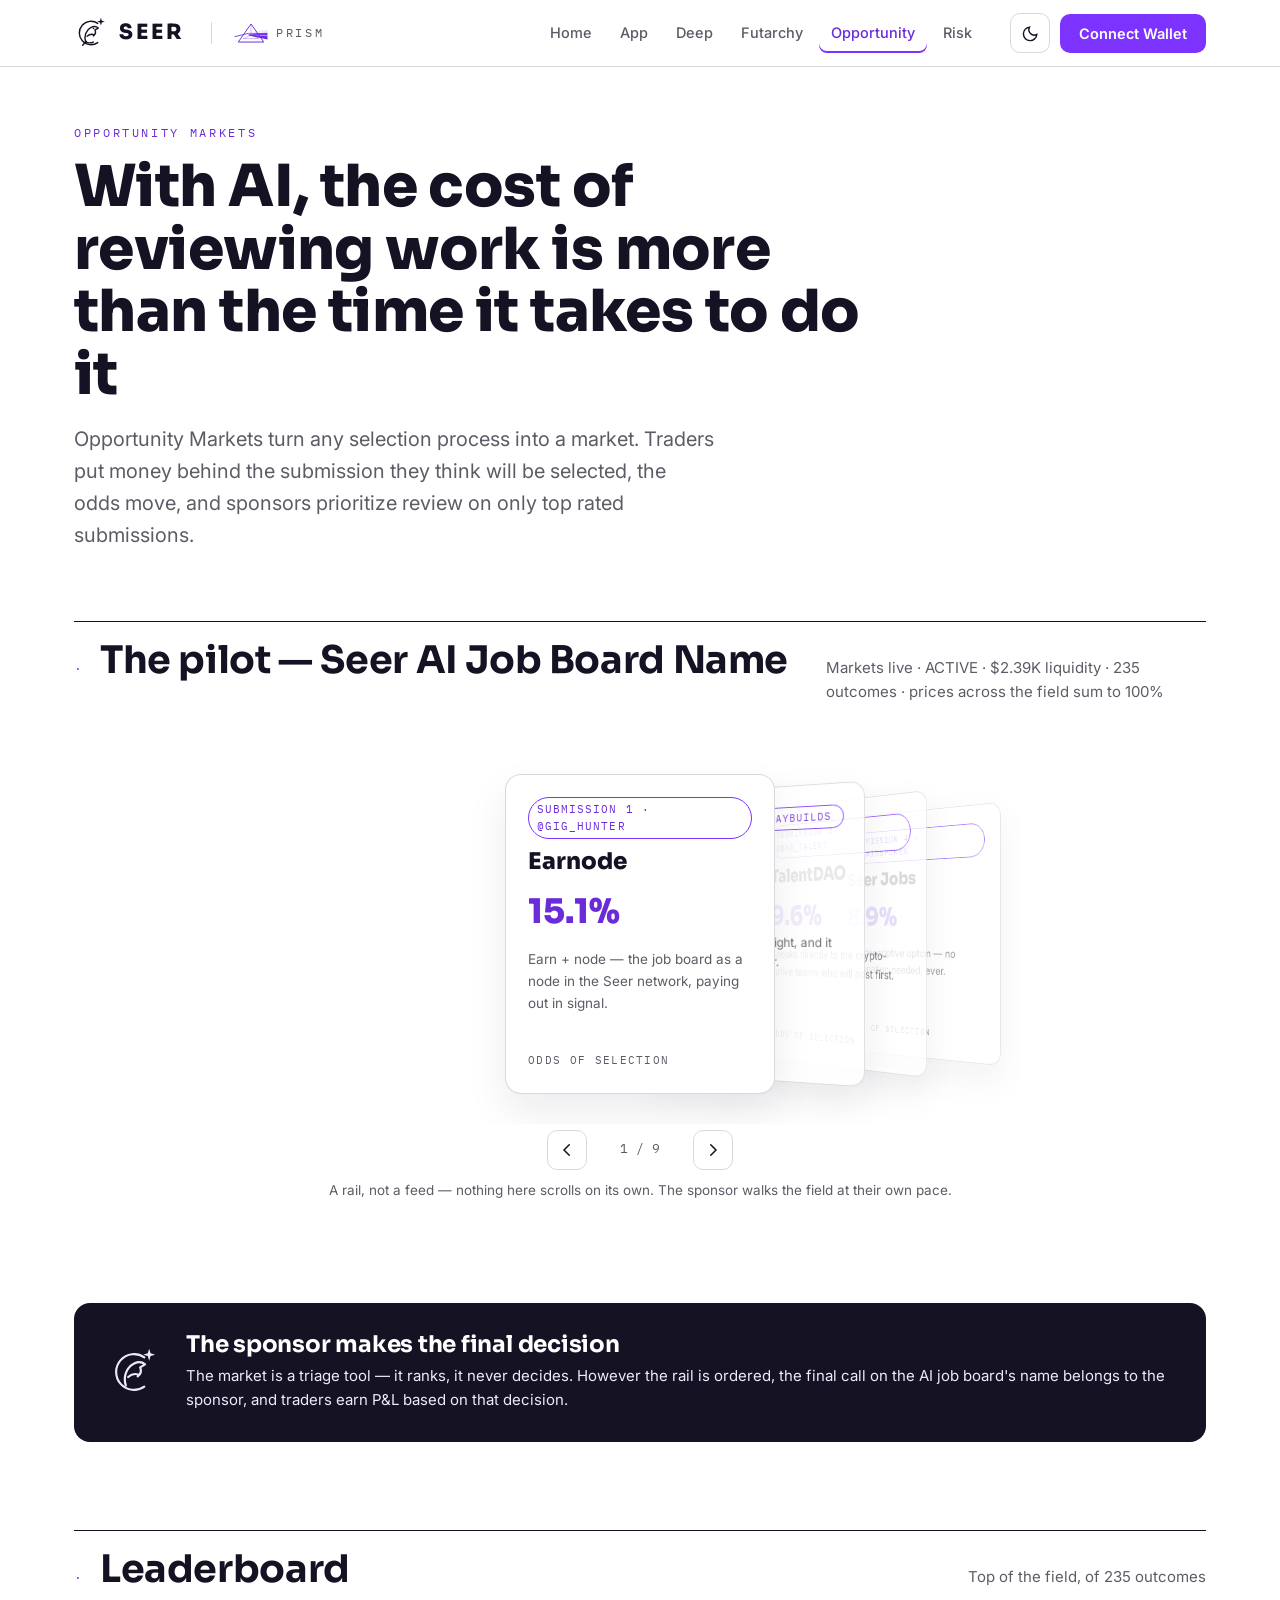
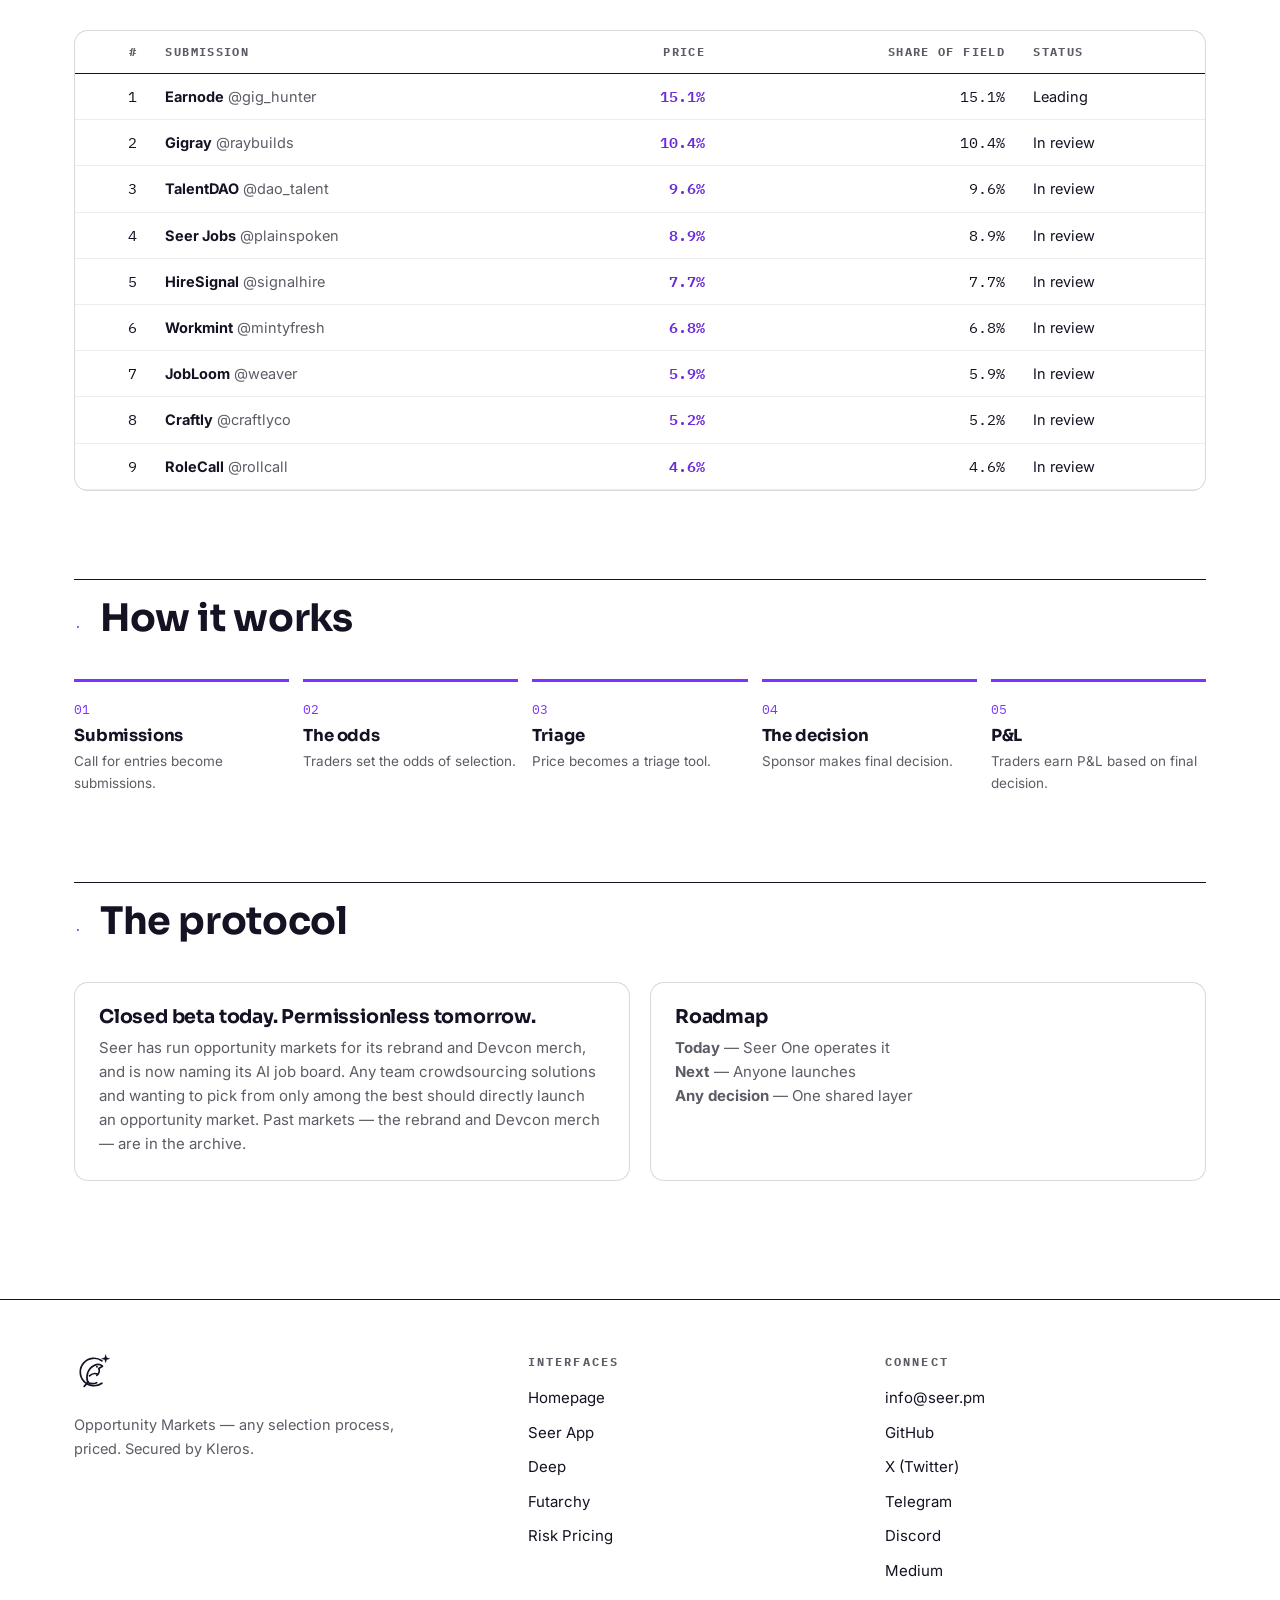
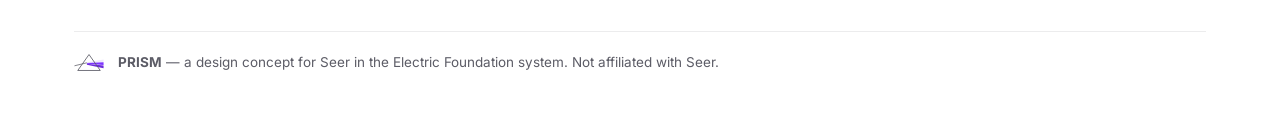
<file: opportunity/index.html>
<!DOCTYPE html>
<html lang="en" data-theme="light">
<head>
<meta charset="UTF-8">
<meta name="viewport" content="width=device-width, initial-scale=1">
<title>Opportunity Markets — PRISM</title>
<meta name="description" content="PRISM concept: Opportunity Markets — submissions on a rail, price as triage, sponsor decides.">
<script>(function(){var t='light';try{var q=new URLSearchParams(location.search).get('theme');if(q==='dark'||q==='light'){t=q;localStorage.setItem('prism-theme',t);}else{var s=localStorage.getItem('prism-theme');if(s==='dark'||s==='light')t=s;}}catch(e){}document.documentElement.setAttribute('data-theme',t);})();</script>
<link rel="preconnect" href="https://fonts.googleapis.com"><link rel="preconnect" href="https://fonts.gstatic.com" crossorigin>
<link href="https://fonts.googleapis.com/css2?family=Sora:wght@300;600;700;800&family=Inter:wght@400;500;600&family=IBM+Plex+Mono:wght@400;500&display=swap" rel="stylesheet">
<link rel="stylesheet" href="../assets/style.css">
</head>
<body>
<header class="nav"><div class="navin">
  <a class="brand" href="../index.html" aria-label="Seer home">
    <svg class="crow" viewBox="0 0 48 48" fill="none" stroke="currentColor" stroke-width="2" stroke-linecap="round" stroke-linejoin="round" aria-hidden="true"><path d="M33.5 10.5 A16.5 16.5 0 1 0 33.5 37.5"/><path d="M38 2.5 L39.3 6.7 L43.5 8 L39.3 9.3 L38 13.5 L36.7 9.3 L32.5 8 L36.7 6.7 Z" fill="currentColor" stroke="none"/><path d="M16.5 36.5 C13.8 28.5 16.8 19.8 24.2 16.2 C27.6 14.5 31.6 14.8 34.2 17 L29.7 19.7 C31 22.7 30 26 27.4 28.1"/><path d="M18.6 28.6 C21.6 25.9 25.2 25.3 28.2 26.5"/><path d="M16.5 36.5 C19.8 38.2 23.8 38.3 27.2 36.8"/><path d="M17.2 35.8 L12.2 41.2"/><circle cx="27.6" cy="17.6" r="1.15" fill="currentColor" stroke="none"/></svg>
    <span class="wordmark">SEER</span>
  </a>
  <a class="edition" href="../index.html" aria-label="PRISM edition home">
    <svg viewBox="0 0 64 40" fill="none" aria-hidden="true"><path d="M27.5 19.2 L63 13.5 L63 18.6 L27.5 21 Z" fill="#EFE9FC"/><path d="M27.5 21 L63 19.6 L63 25.2 L27.5 22.8 Z" fill="#7D33FF"/><path d="M27.5 22.8 L63 26.2 L63 32 L27.5 24.6 Z" fill="#6C2BD9"/><path d="M32 3 L56 37 L8 37 Z" stroke="currentColor" stroke-width="1.8"/><path d="M32 3 L32 24 M32 24 L17.5 30.5 M32 24 L46.5 30.5 M17.5 30.5 L46.5 30.5" stroke="currentColor" stroke-width="1.1" opacity=".55"/><path d="M1 27 L27.5 20.6" stroke="currentColor" stroke-width="1.6"/></svg>
    <span>PRISM</span>
  </a>
  <nav class="navlinks" aria-label="Interfaces">
    <a href="../index.html">Home</a>
    <a href="../app/index.html">App</a>
    <a href="../deep/index.html">Deep</a>
    <a href="../futarchy/index.html">Futarchy</a>
    <a href="index.html" aria-current="page">Opportunity</a>
    <a href="../risk/index.html">Risk</a>
  </nav>
  <div class="navright">
    <button class="iconbtn" id="themeToggle" type="button" aria-pressed="false" aria-label="Switch to dark mode">
      <svg class="ic-moon" viewBox="0 0 24 24" fill="none" stroke="currentColor" stroke-width="1.8" stroke-linecap="round" aria-hidden="true"><path d="M20 13.2 A8.5 8.5 0 1 1 10.8 4 A6.8 6.8 0 0 0 20 13.2 Z"/></svg>
      <svg class="ic-sun" viewBox="0 0 24 24" fill="none" stroke="currentColor" stroke-width="1.8" stroke-linecap="round" aria-hidden="true" style="display:none"><circle cx="12" cy="12" r="4.2"/><path d="M12 2.5 V5 M12 19 V21.5 M2.5 12 H5 M19 12 H21.5 M5 5 L6.8 6.8 M17.2 17.2 L19 19 M19 5 L17.2 6.8 M6.8 17.2 L5 19"/></svg>
    </button>
    <button class="btn btn-primary" type="button" data-wallet>Connect Wallet</button>
    <button class="iconbtn navtoggle" type="button" aria-label="Toggle navigation" aria-expanded="false">
      <svg viewBox="0 0 24 24" fill="none" stroke="currentColor" stroke-width="1.8" stroke-linecap="round" aria-hidden="true"><path d="M4 7 H20 M4 12 H20 M4 17 H20"/></svg>
    </button>
  </div>
</div></header>

<main><div class="wrap">
  <div class="pagehead">
    <p class="kicker">Opportunity Markets</p>
    <h1>With AI, the cost of reviewing work is more than the time it takes to do it</h1>
    <p class="lede">Opportunity Markets turn any selection process into a market. Traders put money behind the submission they think will be selected, the odds move, and sponsors prioritize review on only top rated submissions.</p>
  </div>

  <section style="padding-top:40px">
    <div class="sec-head"><span class="idx">·</span><h2>The pilot — Seer AI Job Board Name</h2><p>Markets live · ACTIVE · $2.39K liquidity · 235 outcomes · prices across the field sum to 100%</p></div>
    <div class="cf-stage" id="cfStage" tabindex="0" role="group" aria-roledescription="carousel" aria-label="Submissions for the Seer AI Job Board Name market. Drag, or use the arrow keys, to browse."></div>
    <div class="cf-nav">
      <button class="iconbtn" type="button" id="cfPrev" aria-label="Previous submission"><svg viewBox="0 0 24 24" fill="none" stroke="currentColor" stroke-width="2" stroke-linecap="round" aria-hidden="true" style="width:18px;height:18px"><path d="M15 5 L8 12 L15 19"/></svg></button>
      <span class="count" id="cfCount">1 / 9</span>
      <button class="iconbtn" type="button" id="cfNext" aria-label="Next submission"><svg viewBox="0 0 24 24" fill="none" stroke="currentColor" stroke-width="2" stroke-linecap="round" aria-hidden="true" style="width:18px;height:18px"><path d="M9 5 L16 12 L9 19"/></svg></button>
    </div>
    <p style="text-align:center; color:var(--ink2); font-size:13.5px; margin-top:10px">A rail, not a feed — nothing here scrolls on its own. The sponsor walks the field at their own pace.</p>
  </section>

  <div class="sponsor" role="note">
    <svg class="mark" width="52" height="52" viewBox="0 0 48 48" fill="none" stroke="#EFE9FC" stroke-width="2" stroke-linecap="round" stroke-linejoin="round" aria-hidden="true"><path d="M33.5 10.5 A16.5 16.5 0 1 0 33.5 37.5"/><path d="M38 2.5 L39.3 6.7 L43.5 8 L39.3 9.3 L38 13.5 L36.7 9.3 L32.5 8 L36.7 6.7 Z" fill="#EFE9FC" stroke="none"/><path d="M16.5 36.5 C13.8 28.5 16.8 19.8 24.2 16.2 C27.6 14.5 31.6 14.8 34.2 17 L29.7 19.7 C31 22.7 30 26 27.4 28.1"/><path d="M18.6 28.6 C21.6 25.9 25.2 25.3 28.2 26.5"/></svg>
    <div>
      <h3>The sponsor makes the final decision</h3>
      <p>The market is a triage tool — it ranks, it never decides. However the rail is ordered, the final call on the AI job board's name belongs to the sponsor, and traders earn P&amp;L based on that decision.</p>
    </div>
  </div>

  <section>
    <div class="sec-head"><span class="idx">·</span><h2>Leaderboard</h2><p>Top of the field, of 235 outcomes</p></div>
    <div class="tablewrap"><table>
      <thead><tr><th class="num">#</th><th>Submission</th><th class="num">Price</th><th class="num">Share of field</th><th>Status</th></tr></thead>
      <tbody id="lbBody"></tbody>
    </table></div>
  </section>

  <section style="padding-top:0">
    <div class="sec-head"><span class="idx">·</span><h2>How it works</h2></div>
    <div class="steps">
      <div class="step"><span class="n">01</span><h3>Submissions</h3><p>Call for entries become submissions.</p></div>
      <div class="step"><span class="n">02</span><h3>The odds</h3><p>Traders set the odds of selection.</p></div>
      <div class="step"><span class="n">03</span><h3>Triage</h3><p>Price becomes a triage tool.</p></div>
      <div class="step"><span class="n">04</span><h3>The decision</h3><p>Sponsor makes final decision.</p></div>
      <div class="step"><span class="n">05</span><h3>P&amp;L</h3><p>Traders earn P&amp;L based on final decision.</p></div>
    </div>
  </section>

  <section style="padding-top:0">
    <div class="sec-head"><span class="idx">·</span><h2>The protocol</h2></div>
    <div class="grid2">
      <article class="card">
        <h3>Closed beta today. Permissionless tomorrow.</h3>
        <p>Seer has run opportunity markets for its rebrand and Devcon merch, and is now naming its AI job board. Any team crowdsourcing solutions and wanting to pick from only among the best should directly launch an opportunity market. Past markets — the rebrand and Devcon merch — are in the archive.</p>
      </article>
      <article class="card">
        <h3>Roadmap</h3>
        <p><strong>Today</strong> — Seer One operates it<br><strong>Next</strong> — Anyone launches<br><strong>Any decision</strong> — One shared layer</p>
      </article>
    </div>
  </section>
</div></main>

<footer><div class="wrap">
  <div class="foot-grid">
    <div>
      <svg class="crow" viewBox="0 0 48 48" fill="none" stroke="currentColor" stroke-width="2" stroke-linecap="round" stroke-linejoin="round" aria-hidden="true"><path d="M33.5 10.5 A16.5 16.5 0 1 0 33.5 37.5"/><path d="M38 2.5 L39.3 6.7 L43.5 8 L39.3 9.3 L38 13.5 L36.7 9.3 L32.5 8 L36.7 6.7 Z" fill="currentColor" stroke="none"/><path d="M16.5 36.5 C13.8 28.5 16.8 19.8 24.2 16.2 C27.6 14.5 31.6 14.8 34.2 17 L29.7 19.7 C31 22.7 30 26 27.4 28.1"/><path d="M18.6 28.6 C21.6 25.9 25.2 25.3 28.2 26.5"/><path d="M16.5 36.5 C19.8 38.2 23.8 38.3 27.2 36.8"/><path d="M17.2 35.8 L12.2 41.2"/><circle cx="27.6" cy="17.6" r="1.15" fill="currentColor" stroke="none"/></svg>
      <p style="color:var(--ink2); font-size:14.5px; max-width:340px; margin:14px 0 0">Opportunity Markets — any selection process, priced. Secured by Kleros.</p>
    </div>
    <div>
      <h4>Interfaces</h4>
      <ul>
        <li><a href="../index.html">Homepage</a></li>
        <li><a href="../app/index.html">Seer App</a></li>
        <li><a href="../deep/index.html">Deep</a></li>
        <li><a href="../futarchy/index.html">Futarchy</a></li>
        <li><a href="../risk/index.html">Risk Pricing</a></li>
      </ul>
    </div>
    <div>
      <h4>Connect</h4>
      <ul>
        <li><a href="mailto:info@seer.pm">info@seer.pm</a></li>
        <li><a href="https://github.com/seer-pm" rel="noopener">GitHub</a></li>
        <li><a href="https://x.com/seer_pm" rel="noopener">X (Twitter)</a></li>
        <li><a href="https://t.me/seer_pm" rel="noopener">Telegram</a></li>
        <li><a href="https://discord.gg/seer" rel="noopener">Discord</a></li>
        <li><a href="https://medium.com" rel="noopener">Medium</a></li>
      </ul>
    </div>
  </div>
  <div class="foot-note">
    <svg viewBox="0 0 64 40" fill="none" aria-hidden="true"><path d="M27.5 19.2 L63 13.5 L63 18.6 L27.5 21 Z" fill="#EFE9FC"/><path d="M27.5 21 L63 19.6 L63 25.2 L27.5 22.8 Z" fill="#7D33FF"/><path d="M27.5 22.8 L63 26.2 L63 32 L27.5 24.6 Z" fill="#6C2BD9"/><path d="M32 3 L56 37 L8 37 Z" stroke="currentColor" stroke-width="1.8"/><path d="M1 27 L27.5 20.6" stroke="currentColor" stroke-width="1.6"/></svg>
    <span><strong>PRISM</strong> — a design concept for Seer in the Electric Foundation system. Not affiliated with Seer.</span>
  </div>
</div></footer>

<script src="../assets/app.js"></script>
<script>
(function(){
'use strict';
var SUBS=[
 {n:"Earnode", p:15.1, by:"@gig_hunter", d:"Earn + node — the job board as a node in the Seer network, paying out in signal."},
 {n:"Gigray", p:10.4, by:"@raybuilds", d:"A ray of gigs. Short, bright, and it scans well in a nav bar."},
 {n:"TalentDAO", p:9.6, by:"@dao_talent", d:"Speaks directly to the crypto-native teams who will post first."},
 {n:"Seer Jobs", p:8.9, by:"@plainspoken", d:"The descriptive option — no explanation needed, ever."},
 {n:"HireSignal", p:7.7, by:"@signalhire", d:"The market is the signal; the name says what the product does."},
 {n:"Workmint", p:6.8, by:"@mintyfresh", d:"Work, minted. Plays on tokenisation without leaning on it."},
 {n:"JobLoom", p:5.9, by:"@weaver", d:"Threads of work woven into one board."},
 {n:"Craftly", p:5.2, by:"@craftlyco", d:"For the makers — a softer, craft-first positioning."},
 {n:"RoleCall", p:4.6, by:"@rollcall", d:"Every role, called out and priced by the crowd."}
];
/* leaderboard */
document.getElementById('lbBody').innerHTML = SUBS.map(function(s,i){
  return '<tr><td class="num">'+(i+1)+'</td><td><strong>'+s.n+'</strong> <span style="color:var(--ink2)">'+s.by+'</span></td><td class="num pos">'+s.p.toFixed(1)+'%</td><td class="num">'+s.p.toFixed(1)+'%</td><td>'+(i===0?'Leading':'In review')+'</td></tr>';
}).join('');
/* ---------------- CoverFlow carousel ---------------- */
var stage=document.getElementById('cfStage'), count=document.getElementById('cfCount');
var RM=window.PRISM_RM;
var pos=0, target=0;
stage.innerHTML = SUBS.map(function(s,i){
  return '<article class="cf-card" data-i="'+i+'" aria-hidden="true">'
    +'<span class="tag v">Submission '+(i+1)+' · '+s.by+'</span>'
    +'<span class="nm">'+s.n+'</span>'
    +'<span class="pc">'+s.p.toFixed(1)+'%</span>'
    +'<p>'+s.d+'</p>'
    +'<p style="margin-top:auto" class="mono"><span style="font-size:11px; letter-spacing:.12em; text-transform:uppercase; color:var(--ink2)">Odds of selection</span></p>'
    +'</article>';
}).join('');
var cards=Array.prototype.slice.call(stage.querySelectorAll('.cf-card'));
function clampPos(v){ return Math.max(0, Math.min(SUBS.length-1, v)); }
function layout(){
  cards.forEach(function(card,i){
    var off=i-pos, ao=Math.abs(off);
    var rot=Math.max(-52, Math.min(52, off*-30));
    card.style.transform='translateX('+(off*118)+'px) translateZ('+(-ao*120)+'px) rotateY('+rot+'deg)';
    card.style.zIndex=String(100-Math.round(ao*10));
    card.style.opacity= ao>3.4 ? '0' : String(1-ao*0.13);
    card.style.pointerEvents= ao<0.5 ? 'auto':'none';
    card.setAttribute('aria-hidden', String(ao>=0.5));
  });
  count.textContent=(Math.round(pos)+1)+' / '+SUBS.length;
}
function animatePos(){
  if(RM){ pos=target; layout(); return; }
  (function step(){
    pos += (target-pos)*0.16;
    if(Math.abs(target-pos)<0.002){ pos=target; layout(); return; }
    layout(); requestAnimationFrame(step);
  })();
}
function go(v){ target=clampPos(v); animatePos(); }
document.getElementById('cfPrev').addEventListener('click', function(){ go(Math.round(target)-1); });
document.getElementById('cfNext').addEventListener('click', function(){ go(Math.round(target)+1); });
stage.addEventListener('keydown', function(e){
  if(e.key==='ArrowLeft'){ go(Math.round(target)-1); e.preventDefault(); }
  if(e.key==='ArrowRight'){ go(Math.round(target)+1); e.preventDefault(); }
});
var dragX=null, dragPos=0;
stage.addEventListener('pointerdown', function(e){ dragX=e.clientX; dragPos=target; stage.setPointerCapture(e.pointerId); });
stage.addEventListener('pointermove', function(e){
  if(dragX===null) return;
  target=clampPos(dragPos-(e.clientX-dragX)/118); pos=target; layout();
});
function endDrag(){ if(dragX===null) return; dragX=null; target=clampPos(Math.round(target)); animatePos(); }
stage.addEventListener('pointerup', endDrag);
stage.addEventListener('pointercancel', endDrag);
cards.forEach(function(card){
  card.addEventListener('click', function(){ toast('Demo only — trading is disabled in this design concept.'); });
});
layout();
})();
</script>
</body>
</html>
</file>
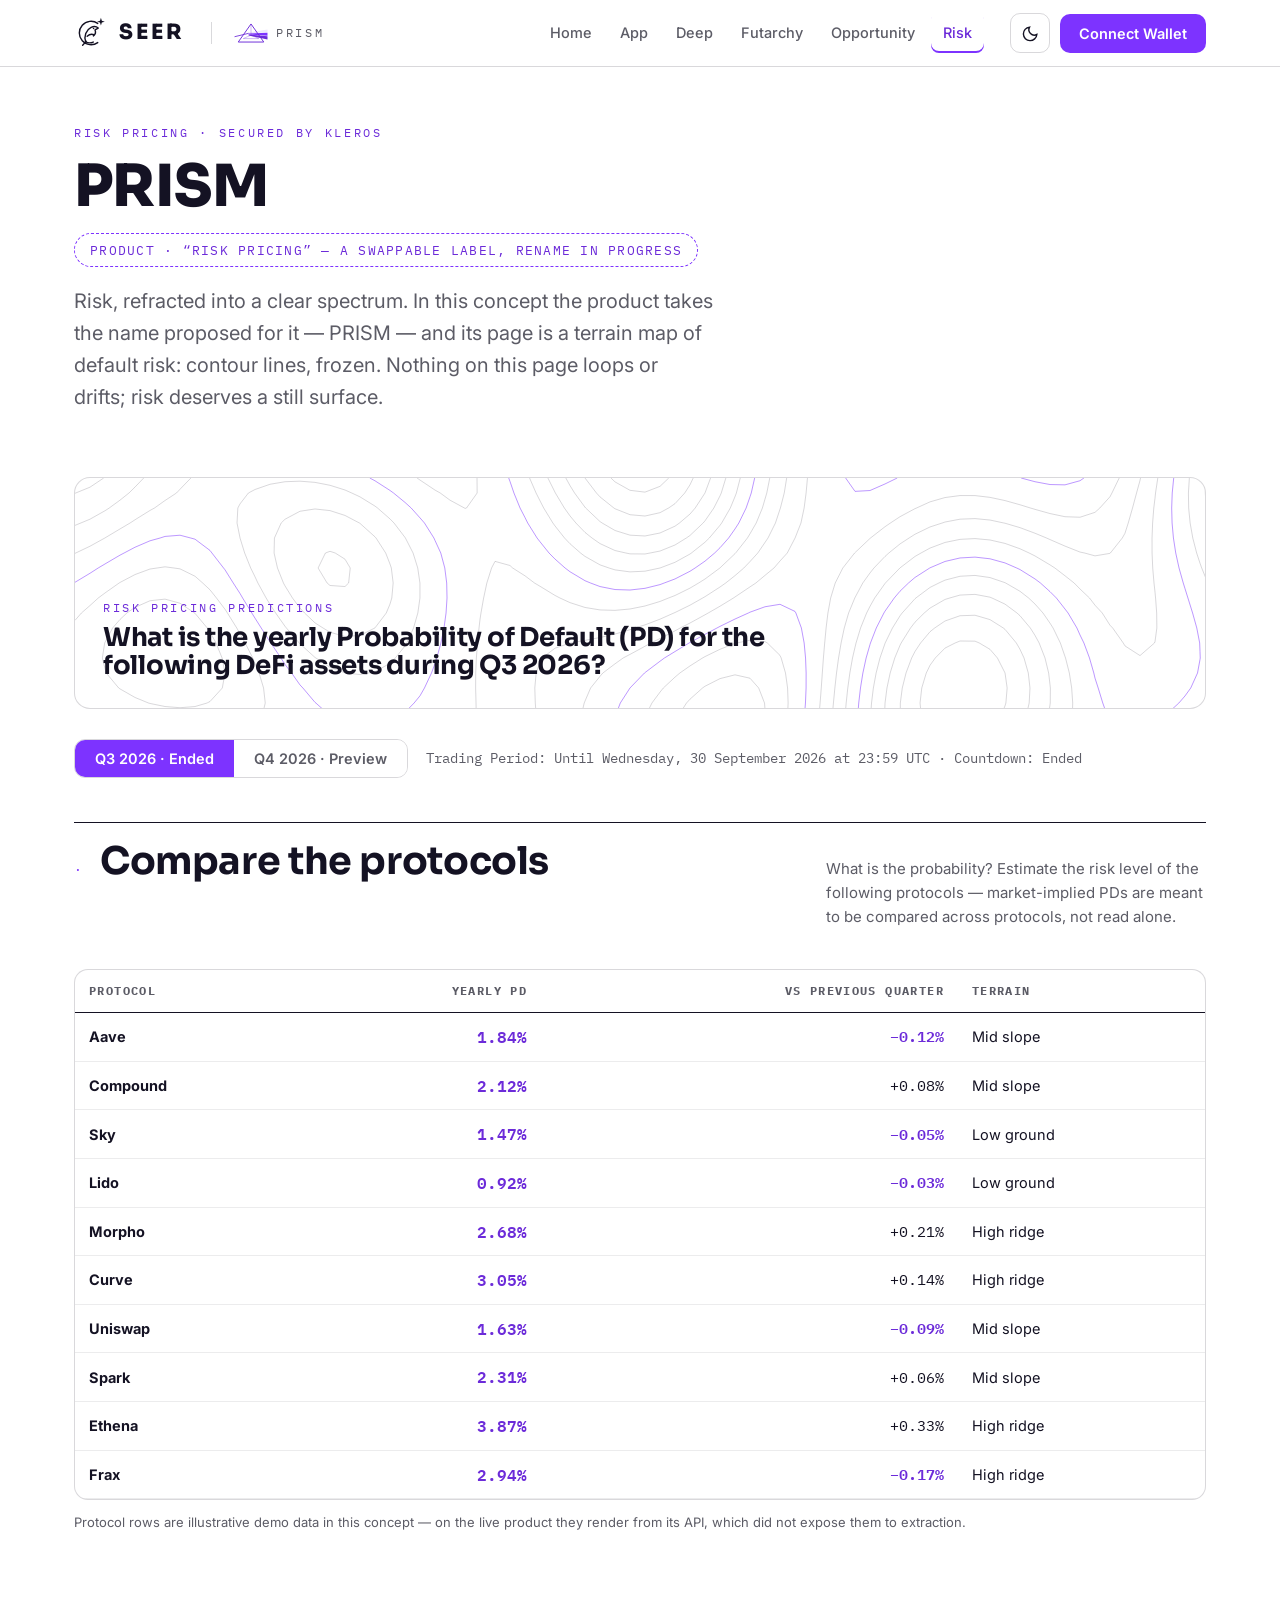
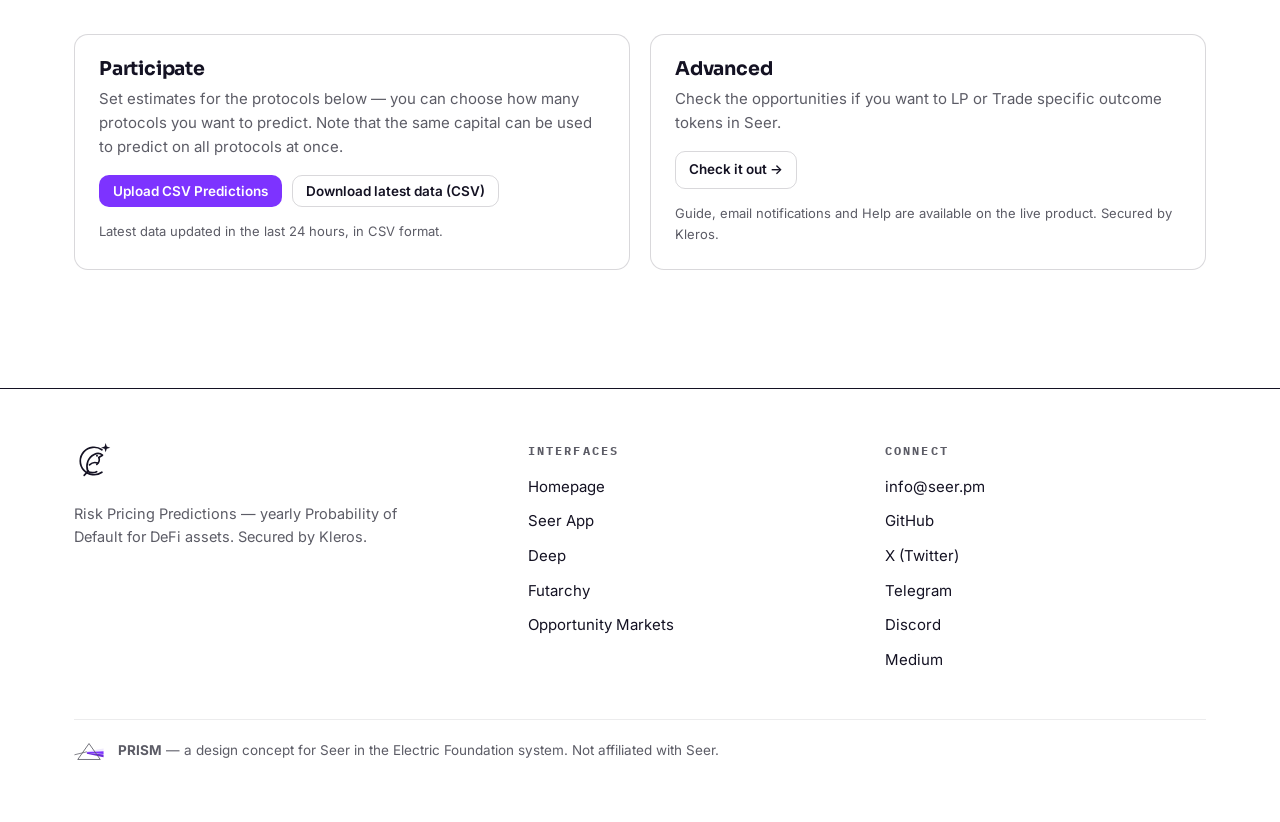
<file: risk/index.html>
<!DOCTYPE html>
<html lang="en" data-theme="light">
<head>
<meta charset="UTF-8">
<meta name="viewport" content="width=device-width, initial-scale=1">
<title>Risk Pricing — PRISM</title>
<meta name="description" content="PRISM concept: Risk Pricing — a terrain of default risk, drawn as frozen contours.">
<script>(function(){var t='light';try{var q=new URLSearchParams(location.search).get('theme');if(q==='dark'||q==='light'){t=q;localStorage.setItem('prism-theme',t);}else{var s=localStorage.getItem('prism-theme');if(s==='dark'||s==='light')t=s;}}catch(e){}document.documentElement.setAttribute('data-theme',t);})();</script>
<link rel="preconnect" href="https://fonts.googleapis.com"><link rel="preconnect" href="https://fonts.gstatic.com" crossorigin>
<link href="https://fonts.googleapis.com/css2?family=Sora:wght@300;600;700;800&family=Inter:wght@400;500;600&family=IBM+Plex+Mono:wght@400;500&display=swap" rel="stylesheet">
<link rel="stylesheet" href="../assets/style.css">
</head>
<body>
<header class="nav"><div class="navin">
  <a class="brand" href="../index.html" aria-label="Seer home">
    <svg class="crow" viewBox="0 0 48 48" fill="none" stroke="currentColor" stroke-width="2" stroke-linecap="round" stroke-linejoin="round" aria-hidden="true"><path d="M33.5 10.5 A16.5 16.5 0 1 0 33.5 37.5"/><path d="M38 2.5 L39.3 6.7 L43.5 8 L39.3 9.3 L38 13.5 L36.7 9.3 L32.5 8 L36.7 6.7 Z" fill="currentColor" stroke="none"/><path d="M16.5 36.5 C13.8 28.5 16.8 19.8 24.2 16.2 C27.6 14.5 31.6 14.8 34.2 17 L29.7 19.7 C31 22.7 30 26 27.4 28.1"/><path d="M18.6 28.6 C21.6 25.9 25.2 25.3 28.2 26.5"/><path d="M16.5 36.5 C19.8 38.2 23.8 38.3 27.2 36.8"/><path d="M17.2 35.8 L12.2 41.2"/><circle cx="27.6" cy="17.6" r="1.15" fill="currentColor" stroke="none"/></svg>
    <span class="wordmark">SEER</span>
  </a>
  <a class="edition" href="../index.html" aria-label="PRISM edition home">
    <svg viewBox="0 0 64 40" fill="none" aria-hidden="true"><path d="M27.5 19.2 L63 13.5 L63 18.6 L27.5 21 Z" fill="#EFE9FC"/><path d="M27.5 21 L63 19.6 L63 25.2 L27.5 22.8 Z" fill="#7D33FF"/><path d="M27.5 22.8 L63 26.2 L63 32 L27.5 24.6 Z" fill="#6C2BD9"/><path d="M32 3 L56 37 L8 37 Z" stroke="currentColor" stroke-width="1.8"/><path d="M32 3 L32 24 M32 24 L17.5 30.5 M32 24 L46.5 30.5 M17.5 30.5 L46.5 30.5" stroke="currentColor" stroke-width="1.1" opacity=".55"/><path d="M1 27 L27.5 20.6" stroke="currentColor" stroke-width="1.6"/></svg>
    <span>PRISM</span>
  </a>
  <nav class="navlinks" aria-label="Interfaces">
    <a href="../index.html">Home</a>
    <a href="../app/index.html">App</a>
    <a href="../deep/index.html">Deep</a>
    <a href="../futarchy/index.html">Futarchy</a>
    <a href="../opportunity/index.html">Opportunity</a>
    <a href="index.html" aria-current="page">Risk</a>
  </nav>
  <div class="navright">
    <button class="iconbtn" id="themeToggle" type="button" aria-pressed="false" aria-label="Switch to dark mode">
      <svg class="ic-moon" viewBox="0 0 24 24" fill="none" stroke="currentColor" stroke-width="1.8" stroke-linecap="round" aria-hidden="true"><path d="M20 13.2 A8.5 8.5 0 1 1 10.8 4 A6.8 6.8 0 0 0 20 13.2 Z"/></svg>
      <svg class="ic-sun" viewBox="0 0 24 24" fill="none" stroke="currentColor" stroke-width="1.8" stroke-linecap="round" aria-hidden="true" style="display:none"><circle cx="12" cy="12" r="4.2"/><path d="M12 2.5 V5 M12 19 V21.5 M2.5 12 H5 M19 12 H21.5 M5 5 L6.8 6.8 M17.2 17.2 L19 19 M19 5 L17.2 6.8 M6.8 17.2 L5 19"/></svg>
    </button>
    <button class="btn btn-primary" type="button" data-wallet>Connect Wallet</button>
    <button class="iconbtn navtoggle" type="button" aria-label="Toggle navigation" aria-expanded="false">
      <svg viewBox="0 0 24 24" fill="none" stroke="currentColor" stroke-width="1.8" stroke-linecap="round" aria-hidden="true"><path d="M4 7 H20 M4 12 H20 M4 17 H20"/></svg>
    </button>
  </div>
</div></header>

<main><div class="wrap">
  <div class="pagehead">
    <p class="kicker">Risk Pricing · Secured by Kleros</p>
    <h1>PRISM</h1>
    <p style="margin:14px 0 0"><span class="swaplabel">Product · “Risk Pricing” — a swappable label, rename in progress</span></p>
    <p class="lede" style="margin-top:18px">Risk, refracted into a clear spectrum. In this concept the product takes the name proposed for it — PRISM — and its page is a terrain map of default risk: contour lines, frozen. Nothing on this page loops or drifts; risk deserves a still surface.</p>
  </div>

  <div class="topoband" style="margin-top:34px">
    <canvas id="topoCv" height="230" role="img" aria-label="Frozen topographic contour lines — a terrain map of risk"></canvas>
    <div class="overlay">
      <p class="kicker" style="margin-bottom:6px">Risk Pricing Predictions</p>
      <p class="disp" style="font-size:clamp(19px,2.6vw,26px); font-weight:700; max-width:720px">What is the yearly Probability of Default (PD) for the following DeFi assets during <span id="qLabel">Q3 2026</span>?</p>
    </div>
  </div>

  <div style="display:flex; gap:18px; flex-wrap:wrap; align-items:center; margin-top:30px">
    <div class="qtoggle" role="group" aria-label="Quarter">
      <button type="button" id="q3Btn" aria-pressed="true">Q3 2026 · Ended</button>
      <button type="button" id="q4Btn" aria-pressed="false">Q4 2026 · Preview</button>
    </div>
    <p class="mono" id="periodLine" style="font-size:13.5px; color:var(--ink2); margin:0">Trading Period: Until Wednesday, 30 September 2026 at 23:59 UTC · Countdown: Ended</p>
  </div>

  <section style="padding-top:44px">
    <div class="sec-head"><span class="idx">·</span><h2>Compare the protocols</h2><p>What is the probability? Estimate the risk level of the following protocols — market-implied PDs are meant to be compared across protocols, not read alone.</p></div>
    <div class="tablewrap"><table>
      <thead><tr><th>Protocol</th><th class="num">Yearly PD</th><th class="num">vs previous quarter</th><th>Terrain</th></tr></thead>
      <tbody id="pdBody"></tbody>
    </table></div>
    <p style="color:var(--ink2); font-size:13px; margin-top:12px">Protocol rows are illustrative demo data in this concept — on the live product they render from its API, which did not expose them to extraction.</p>
  </section>

  <section style="padding-top:0">
    <div class="grid2">
      <article class="card">
        <h3>Participate</h3>
        <p style="margin-bottom:16px">Set estimates for the protocols below — you can choose how many protocols you want to predict. Note that the same capital can be used to predict on all protocols at once.</p>
        <div style="display:flex; gap:10px; flex-wrap:wrap">
          <button class="btn btn-primary btn-sm" type="button" id="uploadBtn">Upload CSV Predictions</button>
          <button class="btn btn-ghost btn-sm" type="button" id="dlBtn">Download latest data (CSV)</button>
        </div>
        <p style="font-size:13px; margin-top:14px">Latest data updated in the last 24 hours, in CSV format.</p>
      </article>
      <article class="card">
        <h3>Advanced</h3>
        <p style="margin-bottom:16px">Check the opportunities if you want to LP or Trade specific outcome tokens in Seer.</p>
        <a class="btn btn-ghost btn-sm" href="../app/index.html">Check it out →</a>
        <p style="font-size:13px; margin-top:14px">Guide, email notifications and Help are available on the live product. Secured by Kleros.</p>
      </article>
    </div>
  </section>
</div></main>

<footer><div class="wrap">
  <div class="foot-grid">
    <div>
      <svg class="crow" viewBox="0 0 48 48" fill="none" stroke="currentColor" stroke-width="2" stroke-linecap="round" stroke-linejoin="round" aria-hidden="true"><path d="M33.5 10.5 A16.5 16.5 0 1 0 33.5 37.5"/><path d="M38 2.5 L39.3 6.7 L43.5 8 L39.3 9.3 L38 13.5 L36.7 9.3 L32.5 8 L36.7 6.7 Z" fill="currentColor" stroke="none"/><path d="M16.5 36.5 C13.8 28.5 16.8 19.8 24.2 16.2 C27.6 14.5 31.6 14.8 34.2 17 L29.7 19.7 C31 22.7 30 26 27.4 28.1"/><path d="M18.6 28.6 C21.6 25.9 25.2 25.3 28.2 26.5"/><path d="M16.5 36.5 C19.8 38.2 23.8 38.3 27.2 36.8"/><path d="M17.2 35.8 L12.2 41.2"/><circle cx="27.6" cy="17.6" r="1.15" fill="currentColor" stroke="none"/></svg>
      <p style="color:var(--ink2); font-size:14.5px; max-width:340px; margin:14px 0 0">Risk Pricing Predictions — yearly Probability of Default for DeFi assets. Secured by Kleros.</p>
    </div>
    <div>
      <h4>Interfaces</h4>
      <ul>
        <li><a href="../index.html">Homepage</a></li>
        <li><a href="../app/index.html">Seer App</a></li>
        <li><a href="../deep/index.html">Deep</a></li>
        <li><a href="../futarchy/index.html">Futarchy</a></li>
        <li><a href="../opportunity/index.html">Opportunity Markets</a></li>
      </ul>
    </div>
    <div>
      <h4>Connect</h4>
      <ul>
        <li><a href="mailto:info@seer.pm">info@seer.pm</a></li>
        <li><a href="https://github.com/seer-pm" rel="noopener">GitHub</a></li>
        <li><a href="https://x.com/seer_pm" rel="noopener">X (Twitter)</a></li>
        <li><a href="https://t.me/seer_pm" rel="noopener">Telegram</a></li>
        <li><a href="https://discord.gg/seer" rel="noopener">Discord</a></li>
        <li><a href="https://medium.com" rel="noopener">Medium</a></li>
      </ul>
    </div>
  </div>
  <div class="foot-note">
    <svg viewBox="0 0 64 40" fill="none" aria-hidden="true"><path d="M27.5 19.2 L63 13.5 L63 18.6 L27.5 21 Z" fill="#EFE9FC"/><path d="M27.5 21 L63 19.6 L63 25.2 L27.5 22.8 Z" fill="#7D33FF"/><path d="M27.5 22.8 L63 26.2 L63 32 L27.5 24.6 Z" fill="#6C2BD9"/><path d="M32 3 L56 37 L8 37 Z" stroke="currentColor" stroke-width="1.8"/><path d="M1 27 L27.5 20.6" stroke="currentColor" stroke-width="1.6"/></svg>
    <span><strong>PRISM</strong> — a design concept for Seer in the Electric Foundation system. Not affiliated with Seer.</span>
  </div>
</div></footer>

<script src="../assets/app.js"></script>
<script>
(function(){
'use strict';
/* ---------------- Topographic Flow — FROZEN frame ----------------
   Drawn once per theme/resize. No animation loop on this page.      */
var cv=document.getElementById('topoCv');
function field(x,y){
  return Math.sin(x*0.011+1.3)*Math.cos(y*0.013+0.4)
       + 0.7*Math.sin((x+y)*0.0055)
       + 0.55*Math.cos(Math.sqrt(Math.pow(x-260,2)+Math.pow(y-60,2))*0.02)
       + 0.4*Math.sin(x*0.003-y*0.008);
}
function drawTopo(){
  var f=window.fitCanvas(cv,230), c=f.ctx, w=f.w, h=f.h;
  c.clearRect(0,0,w,h);
  var dark=window.prismTheme()==='dark', step=15;
  var nx=Math.ceil(w/step), ny=Math.ceil(h/step), g=[], i, j;
  for(j=0;j<=ny;j++){ g.push([]); for(i=0;i<=nx;i++) g[j].push(field(i*step, j*step)); }
  function lerp(a,b,va,vb,L){ var t=(L-va)/((vb-va)||1e-6); return a+(b-a)*t; }
  c.lineWidth=1;
  for(var L=-1.9; L<=1.9; L+=0.30){
    var violet = Math.abs(L-0.3)<0.16 || Math.abs(L+0.9)<0.16;
    c.strokeStyle = violet ? 'rgba(125,51,255,0.5)' : (dark? 'rgba(239,233,252,0.20)':'rgba(20,18,35,0.16)');
    c.beginPath();
    for(j=0;j<ny;j++) for(i=0;i<nx;i++){
      var x0=i*step, y0=j*step, x1=x0+step, y1=y0+step;
      var a=g[j][i], b=g[j][i+1], cc=g[j+1][i+1], d=g[j+1][i];
      var idx=0; if(a>L)idx|=8; if(b>L)idx|=4; if(cc>L)idx|=2; if(d>L)idx|=1;
      if(idx===0||idx===15) continue;
      var top=[lerp(x0,x1,a,b,L), y0], right=[x1, lerp(y0,y1,b,cc,L)],
          bot=[lerp(x0,x1,d,cc,L), y1], left=[x0, lerp(y0,y1,a,d,L)];
      var seg={1:[left,bot],2:[bot,right],3:[left,right],4:[top,right],5:[left,top],6:[top,bot],7:[left,top],
               8:[top,left],9:[top,bot],10:[top,right],11:[top,right],12:[left,right],13:[bot,right],14:[left,bot]};
      var s=seg[idx]; if(!s) continue;
      c.moveTo(s[0][0], s[0][1]); c.lineTo(s[1][0], s[1][1]);
      if(idx===5||idx===10){ c.moveTo(top[0],top[1]); c.lineTo(right[0],right[1]); }
    }
    c.stroke();
  }
}
drawTopo();
window.onTheme(drawTopo);
var rto; window.addEventListener('resize', function(){ clearTimeout(rto); rto=setTimeout(drawTopo, 180); });
/* ---------------- PD table + quarter toggle ---------------- */
var DATA={
 q3:[["Aave",1.84,-0.12],["Compound",2.12,0.08],["Sky",1.47,-0.05],["Lido",0.92,-0.03],["Morpho",2.68,0.21],["Curve",3.05,0.14],["Uniswap",1.63,-0.09],["Spark",2.31,0.06],["Ethena",3.87,0.33],["Frax",2.94,-0.17]],
 q4:[["Aave",1.79,0],["Compound",2.05,0],["Sky",1.44,0],["Lido",0.90,0],["Morpho",2.61,0],["Curve",2.98,0],["Uniswap",1.58,0],["Spark",2.27,0],["Ethena",3.79,0],["Frax",2.88,0]]
};
var body=document.getElementById('pdBody');
function terrain(pd){ return pd<1.5? 'Low ground':(pd<2.6? 'Mid slope':'High ridge'); }
function renderPD(q){
  body.innerHTML=DATA[q].map(function(r){
    var chg = q==='q4' ? '<span style="color:var(--ink2)">preview</span>'
      : '<span class="'+(r[2]<=0?'pos':'')+'">'+(r[2]>0?'+':'−')+Math.abs(r[2]).toFixed(2)+'%</span>';
    return '<tr><td><strong>'+r[0]+'</strong></td><td class="num pos" style="font-size:16px">'+r[1].toFixed(2)+'%</td><td class="num">'+chg+'</td><td>'+terrain(r[1])+'</td></tr>';
  }).join('');
}
var q3=document.getElementById('q3Btn'), q4=document.getElementById('q4Btn');
var period=document.getElementById('periodLine'), qLabel=document.getElementById('qLabel');
function setQ(q){
  q3.setAttribute('aria-pressed', String(q==='q3'));
  q4.setAttribute('aria-pressed', String(q==='q4'));
  renderPD(q);
  if(q==='q3'){ period.textContent='Trading Period: Until Wednesday, 30 September 2026 at 23:59 UTC · Countdown: Ended'; qLabel.textContent='Q3 2026'; }
  else{ period.textContent='Q4 2026 — coming soon on the live product · Preview estimates shown'; qLabel.textContent='Q4 2026'; }
}
q3.addEventListener('click', function(){ setQ('q3'); });
q4.addEventListener('click', function(){ setQ('q4'); });
setQ('q3');
document.getElementById('dlBtn').addEventListener('click', function(){
  var csv='protocol,yearly_pd_percent\n'+DATA.q3.map(function(r){ return r[0]+','+r[1].toFixed(2); }).join('\n');
  window.downloadText('risk-pricing-pd-q3-2026.csv', csv);
  toast('Latest data downloaded (CSV) — demo data in this concept.');
});
document.getElementById('uploadBtn').addEventListener('click', function(){ toast('Demo only — CSV prediction upload is disabled in this design concept.'); });
})();
</script>
</body>
</html>
</file>
<file: assets/style.css>
/* PRISM — a design concept for Seer · Electric Foundation system
   Motion language: light, lines and scroll. Lines and dots only.
   Tokens: #141223 night · #7D33FF violet · #FFFFFF · #EFE9FC lavender ·
   #6C2BD9 deep violet · greys 17171C / 5C5C66 / 8E8E99 / 67676F        */

:root, html[data-theme="light"]{
  --bg:#FFFFFF; --bg2:#EFE9FC; --surface:#FFFFFF; --surface2:#EFE9FC;
  --ink:#141223; --ink2:#5C5C66; --ink3:#67676F;
  --line:rgba(20,18,35,.16); --line2:rgba(20,18,35,.08);
  --violet:#7D33FF; --deep:#6C2BD9; --lav:#EFE9FC; --night:#141223;
  --field:rgba(125,51,255,.55);
  --nav-bg:rgba(255,255,255,.88);
  --shadow:0 18px 40px rgba(20,18,35,.08);
}
html[data-theme="dark"]{
  --bg:#141223; --bg2:#17171C; --surface:#17171C; --surface2:#141223;
  --ink:#FFFFFF; --ink2:#8E8E99; --ink3:#67676F;
  --line:rgba(239,233,252,.16); --line2:rgba(239,233,252,.08);
  --violet:#7D33FF; --deep:#6C2BD9; --lav:#EFE9FC; --night:#141223;
  --field:rgba(125,51,255,.7);
  --nav-bg:rgba(20,18,35,.88);
  --shadow:0 18px 40px rgba(20,18,35,.45);
}
*{box-sizing:border-box}
html{scroll-behavior:smooth}
body{
  margin:0; background:var(--bg); color:var(--ink);
  font-family:"Inter",system-ui,-apple-system,sans-serif;
  font-size:16px; line-height:1.6; -webkit-font-smoothing:antialiased;
  transition:background .35s ease,color .35s ease;
}
::selection{background:var(--violet); color:#FFFFFF}
a{color:var(--deep)}
html[data-theme="dark"] a{color:var(--lav)}
a:focus-visible,button:focus-visible,input:focus-visible,[tabindex]:focus-visible{
  outline:2px solid var(--violet); outline-offset:2px; border-radius:4px;
}
h1,h2,h3,.disp{font-family:"Sora",sans-serif; line-height:1.08; letter-spacing:-.01em; margin:0}
.mono{font-family:"IBM Plex Mono",monospace}
.wrap{max-width:1180px; margin:0 auto; padding:0 24px}
.kicker{font-family:"IBM Plex Mono",monospace; font-size:12px; letter-spacing:.22em; text-transform:uppercase; color:var(--deep); margin:0 0 14px}
html[data-theme="dark"] .kicker{color:var(--lav)}
.lede{font-size:20px; color:var(--ink2); max-width:640px}
section{padding:88px 0}
.sec-head{display:flex; align-items:baseline; gap:18px; border-top:1px solid var(--ink); padding-top:18px; margin-bottom:40px}
.sec-head .idx{font-family:"IBM Plex Mono",monospace; font-size:13px; color:var(--violet)}
.sec-head h2{font-size:clamp(26px,3.4vw,38px); font-weight:700}
.sec-head p{margin:0 0 0 auto; max-width:380px; color:var(--ink2); font-size:15px}

/* ---------- top airdrop strip ---------- */
.strip{background:var(--night); color:#EFE9FC; font-size:13.5px; text-align:center; padding:9px 16px}
.strip a{color:#FFFFFF; text-decoration:underline; text-underline-offset:3px}

/* ---------- nav ---------- */
.nav{position:sticky; top:0; z-index:50; background:var(--nav-bg); backdrop-filter:blur(14px); border-bottom:1px solid var(--line)}
.navin{max-width:1180px; margin:0 auto; padding:0 24px; height:66px; display:flex; align-items:center; gap:26px}
.brand{display:flex; align-items:center; gap:11px; text-decoration:none; color:var(--ink)}
.brand .crow{width:34px; height:34px; flex:none}
.wordmark{font-family:"Sora",sans-serif; font-weight:800; font-size:21px; letter-spacing:.14em; color:var(--ink)}
.edition{display:flex; align-items:center; gap:8px; border-left:1px solid var(--line); padding-left:22px; text-decoration:none}
.edition svg{width:34px; height:22px}
.edition span{font-family:"IBM Plex Mono",monospace; font-size:11.5px; letter-spacing:.24em; color:var(--ink2)}
.navlinks{display:flex; gap:4px; margin-left:auto}
.navlinks a{color:var(--ink2); text-decoration:none; font-size:14.5px; font-weight:500; padding:8px 12px; border-radius:8px}
.navlinks a:hover{color:var(--ink); background:var(--surface2)}
.navlinks a[aria-current="page"]{color:var(--deep); box-shadow:inset 0 -2px 0 var(--violet)}
html[data-theme="dark"] .navlinks a[aria-current="page"]{color:#FFFFFF}
.navright{display:flex; align-items:center; gap:10px}
.btn{font-family:"Inter",sans-serif; font-weight:600; font-size:14.5px; border-radius:10px; padding:10px 18px; cursor:pointer; border:1px solid transparent; text-decoration:none; display:inline-block}
.btn-primary{background:var(--violet); color:#FFFFFF}
.btn-primary:hover{background:var(--deep)}
.btn-ghost{background:transparent; color:var(--ink); border-color:var(--line)}
.btn-ghost:hover{border-color:var(--violet); color:var(--deep)}
html[data-theme="dark"] .btn-ghost:hover{color:#FFFFFF}
.btn-sm{padding:7px 13px; font-size:13.5px}
.iconbtn{width:40px; height:40px; border-radius:10px; border:1px solid var(--line); background:transparent; color:var(--ink); cursor:pointer; display:inline-flex; align-items:center; justify-content:center}
.iconbtn:hover{border-color:var(--violet)}
.iconbtn svg{width:19px; height:19px}
.navtoggle{display:none}

/* ---------- hero ---------- */
.hero{padding:72px 0 0; position:relative; overflow:hidden}
.hero-grid{display:grid; grid-template-columns:1.05fr .95fr; gap:48px; align-items:center}
.hero h1{font-size:clamp(44px,6.2vw,76px); font-weight:800}
.hero h1 .thin{font-weight:300; color:var(--ink2)}
.hero .sub{font-family:"Sora",sans-serif; font-size:clamp(19px,2.4vw,26px); font-weight:600; color:var(--deep); margin:22px 0 6px}
html[data-theme="dark"] .hero .sub{color:var(--lav)}
.hero .beam{font-size:18px; color:var(--ink2); margin:0 0 28px}
.hero-art{position:relative}
.hero-art svg{width:100%; height:auto; display:block}
.fieldbox{border:1px solid var(--line); border-radius:16px; background:var(--surface); overflow:hidden; position:relative}
.fieldbox canvas{display:block; width:100%}
.fieldtag{position:absolute; left:14px; bottom:12px; font-family:"IBM Plex Mono",monospace; font-size:11px; letter-spacing:.18em; text-transform:uppercase; color:var(--ink2); background:var(--surface); padding:4px 9px; border:1px solid var(--line2); border-radius:99px}
.readouts{display:flex; gap:0; border:1px solid var(--line); border-radius:14px; overflow:hidden; margin-top:26px; background:var(--surface)}
.readouts div{flex:1; padding:16px 18px; border-right:1px solid var(--line2)}
.readouts div:last-child{border-right:0}
.readouts b{display:block; font-family:"Sora",sans-serif; font-size:24px; font-weight:700}
.readouts span{font-size:12.5px; color:var(--ink2); font-family:"IBM Plex Mono",monospace; letter-spacing:.06em; text-transform:uppercase}

/* ---------- bloom divider ---------- */
.bloom{padding:30px 0 6px}
.bloom .fieldbox{border-style:dashed}
.bloom-cap{text-align:center; color:var(--ink2); font-size:14px; margin-top:12px}
.bloom-cap b{color:var(--ink); font-family:"Sora",sans-serif}

/* ---------- scroll sequence ---------- */
.seq{height:340vh; height:340dvh; position:relative}
.seq>.wrap{height:100%}
.seq-sticky{position:sticky; top:66px; height:calc(100vh - 66px); height:calc(100dvh - 66px); display:flex; flex-direction:column; justify-content:center; overflow:hidden}
.seq-track{position:relative; height:300px}
.seq-panel{position:absolute; inset:0; display:grid; grid-template-columns:180px 1fr 1fr; gap:36px; align-items:center; opacity:0; transform:translateY(34px); pointer-events:none}
.seq-panel.on{pointer-events:auto}
.seq-panel .big{font-family:"Sora",sans-serif; font-size:110px; font-weight:800; color:var(--surface2); -webkit-text-stroke:1.5px var(--violet); line-height:1}
html[data-theme="dark"] .seq-panel .big{color:transparent}
.seq-panel h3{font-size:32px; margin-bottom:10px}
.seq-panel p{color:var(--ink2); margin:0}
.seq-panel .go{font-family:"IBM Plex Mono",monospace; font-size:13px; letter-spacing:.14em; text-transform:uppercase}
.seq-progress{height:2px; background:var(--line2); margin-top:44px; position:relative}
.seq-progress i{position:absolute; left:0; top:0; bottom:0; width:0; background:var(--violet)}
.seq.static{height:auto}
.seq.static .seq-sticky{position:static; height:auto; padding:40px 0; overflow:visible}
.seq.static .seq-track{height:auto}
.seq.static .seq-panel{position:relative; opacity:1; transform:none; margin-bottom:34px; pointer-events:auto}

/* ---------- generic cards / grids ---------- */
.grid3{display:grid; grid-template-columns:repeat(3,1fr); gap:20px}
.grid2{display:grid; grid-template-columns:1fr 1fr; gap:20px}
.card{background:var(--surface); border:1px solid var(--line); border-radius:14px; padding:24px}
.card h3{font-size:19px; margin-bottom:8px}
.card p{color:var(--ink2); margin:0; font-size:15px}
.typecard{border-top:3px solid var(--violet)}
.typecard .t{font-family:"Sora",sans-serif; font-size:22px; font-weight:700}
.chips{display:flex; flex-wrap:wrap; gap:9px}
.chip{border:1px solid var(--line); border-radius:99px; padding:7px 15px; font-size:14px; color:var(--ink2); background:var(--surface)}
.chip:hover{border-color:var(--violet); color:var(--deep)}
.ctaband{background:var(--night); color:#FFFFFF; border-radius:20px; padding:52px 48px; text-align:center}
.ctaband h2{font-size:clamp(26px,3.6vw,40px); color:#FFFFFF}
.ctaband p{color:#EFE9FC; margin:12px auto 26px; max-width:520px}
.ctaband .btn-ghost{color:#FFFFFF; border-color:rgba(239,233,252,.4)}

/* ---------- page heads ---------- */
.pagehead{padding:56px 0 10px}
.pagehead h1{font-size:clamp(36px,5vw,58px); font-weight:800; max-width:820px}
.pagehead .lede{margin-top:16px}
.band{border:1px solid var(--line); border-radius:16px; overflow:hidden; position:relative; background:var(--surface); margin-top:34px}
.band canvas{display:block; width:100%}
.band .fieldtag{position:absolute; left:14px; bottom:12px}

/* ---------- market cards (App) ---------- */
.toolbar{display:flex; flex-wrap:wrap; gap:12px; align-items:center; margin:34px 0 22px}
.toolbar input[type="search"]{flex:1; min-width:220px; padding:12px 16px; border:1px solid var(--line); border-radius:10px; background:var(--surface); color:var(--ink); font-size:15px; font-family:"Inter",sans-serif}
.fbtn{border:1px solid var(--line); background:var(--surface); color:var(--ink2); border-radius:99px; padding:8px 16px; font-size:14px; cursor:pointer; font-family:"Inter",sans-serif}
.fbtn[aria-pressed="true"]{background:var(--violet); border-color:var(--violet); color:#FFFFFF}
.mgrid{display:grid; grid-template-columns:repeat(3,1fr); gap:18px}
.mcard{background:var(--surface); border:1px solid var(--line); border-radius:14px; padding:20px; cursor:pointer; display:flex; flex-direction:column; gap:12px; text-align:left; font-family:"Inter",sans-serif; color:var(--ink); width:100%}
.mcard:hover{border-color:var(--violet); box-shadow:var(--shadow)}
.mcard .q{font-family:"Sora",sans-serif; font-weight:600; font-size:16.5px; line-height:1.35}
.mcard .meta{display:flex; flex-wrap:wrap; gap:6px; align-items:center; margin-top:auto}
.tag{font-family:"IBM Plex Mono",monospace; font-size:10.5px; letter-spacing:.1em; text-transform:uppercase; border:1px solid var(--line); padding:3px 8px; border-radius:99px; color:var(--ink2)}
.tag.v{border-color:var(--violet); color:var(--deep)}
html[data-theme="dark"] .tag.v{color:var(--lav)}
.tag.reward{background:var(--violet); color:#FFFFFF; border-color:var(--violet)}
.mcard .prob{display:flex; align-items:baseline; gap:10px}
.mcard .prob b{font-family:"Sora",sans-serif; font-size:26px; color:var(--deep)}
html[data-theme="dark"] .mcard .prob b{color:var(--lav)}
.mcard .prob span{font-size:12.5px; color:var(--ink2); font-family:"IBM Plex Mono",monospace; text-transform:uppercase; letter-spacing:.08em}
.mcard .links{font-size:12.5px; color:var(--ink3); display:flex; gap:14px; flex-wrap:wrap}
.mcard .cond{font-size:13px; color:var(--ink2); border-left:3px solid var(--violet); padding-left:10px}

/* ---------- detail / bet slip ---------- */
.detail{display:none; border:1px solid var(--violet); border-radius:16px; background:var(--surface); margin-top:26px; overflow:hidden}
.detail.open{display:grid; grid-template-columns:1.35fr .65fr}
.detail .wavebox{padding:24px; border-right:1px solid var(--line2)}
.detail .wavebox canvas{width:100%; display:block}
.detail h3{font-size:21px; margin-bottom:6px}
.slip{padding:24px; background:var(--surface2)}
.slip h4{margin:0 0 14px; font-family:"Sora",sans-serif; font-size:16px}
.slip label{font-size:12.5px; font-family:"IBM Plex Mono",monospace; text-transform:uppercase; letter-spacing:.1em; color:var(--ink2); display:block; margin-bottom:6px}
.slip input[type="number"]{width:100%; padding:12px; font-size:17px; border:1px solid var(--line); border-radius:10px; background:var(--surface); color:var(--ink); font-family:"IBM Plex Mono",monospace}
.chiprow{display:flex; gap:8px; margin:12px 0 18px}
.chiprow button{flex:1; padding:9px 0; border-radius:9px; border:1px solid var(--line); background:var(--surface); color:var(--ink); cursor:pointer; font-family:"IBM Plex Mono",monospace; font-size:13.5px}
.chiprow button:hover{border-color:var(--violet); color:var(--deep)}
.slip .row{display:flex; justify-content:space-between; font-size:14px; color:var(--ink2); margin-bottom:8px}
.slip .row b{color:var(--ink); font-family:"IBM Plex Mono",monospace}
.slip .btn{width:100%; margin-top:10px}

/* ---------- tables ---------- */
table{width:100%; border-collapse:collapse; font-size:14.5px}
th{font-family:"IBM Plex Mono",monospace; font-size:11.5px; letter-spacing:.12em; text-transform:uppercase; color:var(--ink2); text-align:left; padding:12px 14px; border-bottom:1.5px solid var(--ink)}
td{padding:11px 14px; border-bottom:1px solid var(--line2); vertical-align:middle}
tbody tr:hover{background:var(--surface2)}
td.num,th.num{font-family:"IBM Plex Mono",monospace; text-align:right}
tr.hl td{background:var(--lav); color:#141223}
.pos{color:var(--deep); font-weight:600} html[data-theme="dark"] .pos{color:var(--lav)}
.tablewrap{border:1px solid var(--line); border-radius:14px; overflow:auto; background:var(--surface)}

/* ---------- deep ---------- */
.deep-layout{display:grid; grid-template-columns:1.15fr .85fr; gap:22px; align-items:start}
.dotbox{border:1px solid var(--line); border-radius:16px; background:var(--surface); position:relative; overflow:hidden}
.dotbox canvas{display:block; width:100%}
.dottip{position:absolute; pointer-events:none; background:var(--night); color:#FFFFFF; font-size:12.5px; padding:7px 11px; border-radius:8px; display:none; z-index:5; font-family:"IBM Plex Mono",monospace; max-width:260px}
.walletcard{background:var(--night); color:#FFFFFF; border-radius:16px; padding:28px}
.walletcard h3{color:#FFFFFF}
.walletcard p{color:#EFE9FC; font-size:14.5px}
.filebtn{display:inline-block; border:1px solid var(--line); border-radius:10px; padding:10px 16px; cursor:pointer; font-weight:600; font-size:14px; background:var(--surface); color:var(--ink)}
.filebtn:hover{border-color:var(--violet)}

/* ---------- futarchy ---------- */
.wavebox2{border:1px solid var(--line); border-radius:16px; overflow:hidden; background:var(--surface); position:relative}
.wavebox2 canvas{display:block; width:100%}
.impactline{display:flex; flex-wrap:wrap; gap:34px; align-items:baseline; margin:26px 0 6px}
.impactline .big{font-family:"Sora",sans-serif; font-size:52px; font-weight:800}
.impactline .cell span{display:block; font-family:"IBM Plex Mono",monospace; font-size:11.5px; letter-spacing:.12em; text-transform:uppercase; color:var(--ink2)}
.impactline .cell b{font-family:"IBM Plex Mono",monospace; font-size:19px}
.impactline .cell .big{font-family:"Sora",sans-serif; font-size:46px; font-weight:800; letter-spacing:-.01em; text-transform:none; color:var(--ink); line-height:1}
input[type="range"]{width:100%; accent-color:var(--violet); height:32px}
.legenddot{display:inline-block; width:11px; height:11px; border-radius:3px; margin-right:7px; vertical-align:-1px}

/* ---------- opportunity coverflow ---------- */
.cf-stage{position:relative; height:380px; perspective:1200px; overflow:hidden; outline-offset:6px}
.cf-card{position:absolute; left:50%; top:50%; width:270px; margin-left:-135px; margin-top:-160px; height:320px; background:var(--surface); border:1px solid var(--line); border-radius:16px; padding:22px; display:flex; flex-direction:column; gap:10px; box-shadow:var(--shadow); will-change:transform,opacity; user-select:none}
.cf-card .nm{font-family:"Sora",sans-serif; font-size:23px; font-weight:800; line-height:1.15}
.cf-card .pc{font-family:"Sora",sans-serif; font-size:34px; font-weight:800; color:var(--deep)}
html[data-theme="dark"] .cf-card .pc{color:var(--lav)}
.cf-card p{font-size:13.5px; color:var(--ink2); margin:0}
.cf-nav{display:flex; gap:10px; justify-content:center; align-items:center; margin-top:6px}
.cf-nav .count{font-family:"IBM Plex Mono",monospace; font-size:13px; color:var(--ink2); min-width:86px; text-align:center}
.steps{display:grid; grid-template-columns:repeat(5,1fr); gap:14px}
.step{border-top:3px solid var(--violet); padding-top:14px}
.step .n{font-family:"IBM Plex Mono",monospace; color:var(--violet); font-size:13px}
.step h3{font-size:16.5px; margin:6px 0}
.step p{font-size:13.5px; color:var(--ink2); margin:0}
.sponsor{background:var(--night); color:#FFFFFF; border-radius:16px; padding:30px 34px; display:flex; gap:26px; align-items:center}
.sponsor h3{color:#FFFFFF; font-size:23px}
.sponsor p{color:#EFE9FC; margin:6px 0 0; font-size:15px}
.sponsor .mark{flex:none}

/* ---------- risk ---------- */
.topoband{position:relative; border:1px solid var(--line); border-radius:16px; overflow:hidden; background:var(--surface)}
.topoband canvas{display:block; width:100%}
.topoband .overlay{position:absolute; inset:0; display:flex; flex-direction:column; justify-content:flex-end; padding:28px; pointer-events:none}
.swaplabel{display:inline-flex; align-items:center; gap:9px; border:1.5px dashed var(--violet); color:var(--deep); border-radius:99px; padding:6px 15px; font-family:"IBM Plex Mono",monospace; font-size:12.5px; letter-spacing:.1em; text-transform:uppercase}
html[data-theme="dark"] .swaplabel{color:var(--lav)}
.qtoggle{display:inline-flex; border:1px solid var(--line); border-radius:11px; overflow:hidden}
.qtoggle button{padding:10px 20px; background:var(--surface); border:0; color:var(--ink2); font-family:"Inter",sans-serif; font-weight:600; font-size:14.5px; cursor:pointer}
.qtoggle button[aria-pressed="true"]{background:var(--violet); color:#FFFFFF}

/* ---------- footer / toast / note ---------- */
footer{border-top:1px solid var(--ink); margin-top:30px; padding:52px 0 60px}
.foot-grid{display:grid; grid-template-columns:1.3fr 1fr 1fr; gap:36px}
footer .crow{width:40px; height:40px}
footer h4{font-family:"IBM Plex Mono",monospace; font-size:12px; letter-spacing:.18em; text-transform:uppercase; color:var(--ink2); margin:0 0 14px}
footer ul{list-style:none; margin:0; padding:0}
footer li{margin-bottom:9px}
footer a{color:var(--ink); text-decoration:none; font-size:15px}
footer a:hover{color:var(--deep); text-decoration:underline}
.foot-note{margin-top:38px; padding-top:20px; border-top:1px solid var(--line2); display:flex; gap:14px; align-items:center; color:var(--ink2); font-size:13.5px; flex-wrap:wrap}
.foot-note svg{width:30px; height:19px}
.toast{position:fixed; left:50%; bottom:26px; transform:translate(-50%,80px); background:var(--night); color:#FFFFFF; padding:13px 22px; border-radius:12px; font-size:14.5px; z-index:200; transition:transform .3s ease; max-width:88vw; text-align:center}
.toast.show{transform:translate(-50%,0)}
.desktopnote{position:sticky; top:0; z-index:90; background:var(--violet); color:#FFFFFF; font-size:13.5px; font-weight:500; padding:10px 46px 10px 16px; text-align:center}
.desktopnote button{position:absolute; right:8px; top:50%; transform:translateY(-50%); background:transparent; border:0; color:#FFFFFF; font-size:15px; cursor:pointer; padding:8px}

/* ---------- responsive ---------- */
@media(max-width:1020px){
  .mgrid{grid-template-columns:repeat(2,1fr)} .grid3{grid-template-columns:1fr 1fr}
  .steps{grid-template-columns:repeat(3,1fr)} .seq-panel{grid-template-columns:110px 1fr} .seq-panel .third{display:none}
}
@media(max-width:860px){
  .navlinks{display:none; position:absolute; top:66px; left:0; right:0; background:var(--surface); border-bottom:1px solid var(--line); flex-direction:column; padding:12px 20px 18px; gap:2px}
  .navlinks.open{display:flex}
  .navtoggle{display:inline-flex}
  .edition{display:none}
  .hero-grid,.grid2,.deep-layout{grid-template-columns:1fr}
  .detail.open{grid-template-columns:1fr} .detail .wavebox{border-right:0; border-bottom:1px solid var(--line2)}
  .sec-head{flex-wrap:wrap} .sec-head p{margin:0}
  .foot-grid{grid-template-columns:1fr}
  .sponsor{flex-direction:column; align-items:flex-start}
  section{padding:60px 0}
  /* Scroll sequence becomes a plain stacked list on small screens — no sticky scrub */
  .seq{height:auto}
  .seq .seq-sticky{position:static; height:auto; padding:40px 0; overflow:visible}
  .seq .seq-track{height:auto}
  .seq .seq-panel{position:relative; opacity:1; transform:none; margin-bottom:34px; pointer-events:auto}
  .seq .seq-progress{display:none}
}
@media(max-width:1020px){ #typesGrid{grid-template-columns:1fr 1fr !important} }
@media(max-width:560px){
  #typesGrid{grid-template-columns:1fr !important}
  .mgrid,.grid3,.steps{grid-template-columns:1fr}
  .readouts{flex-direction:column} .readouts div{border-right:0; border-bottom:1px solid var(--line2)}
  .wordmark{font-size:18px}
  .seq-panel .big{font-size:70px}
}

/* ---------- reduced motion ---------- */
@media (prefers-reduced-motion: reduce){
  html{scroll-behavior:auto}
  *,*::before,*::after{transition:none !important; animation:none !important}
}
</file>
